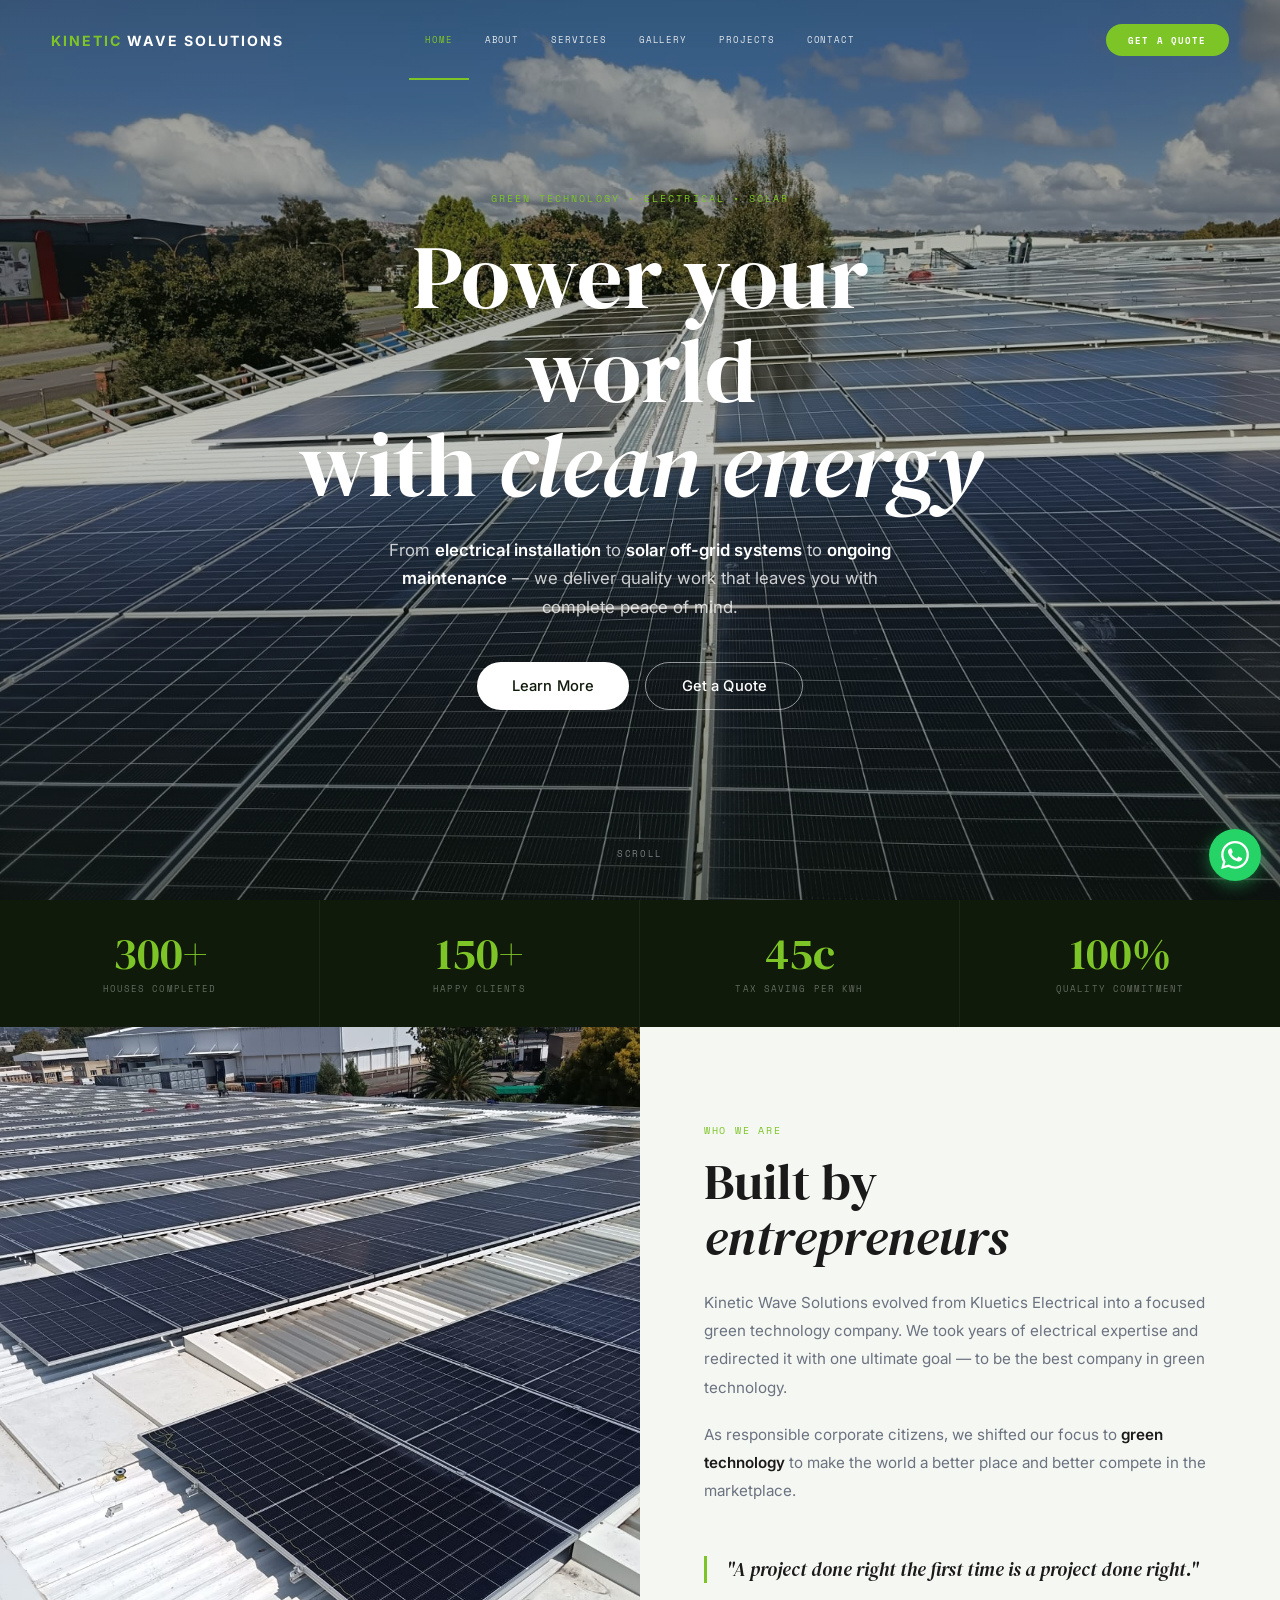
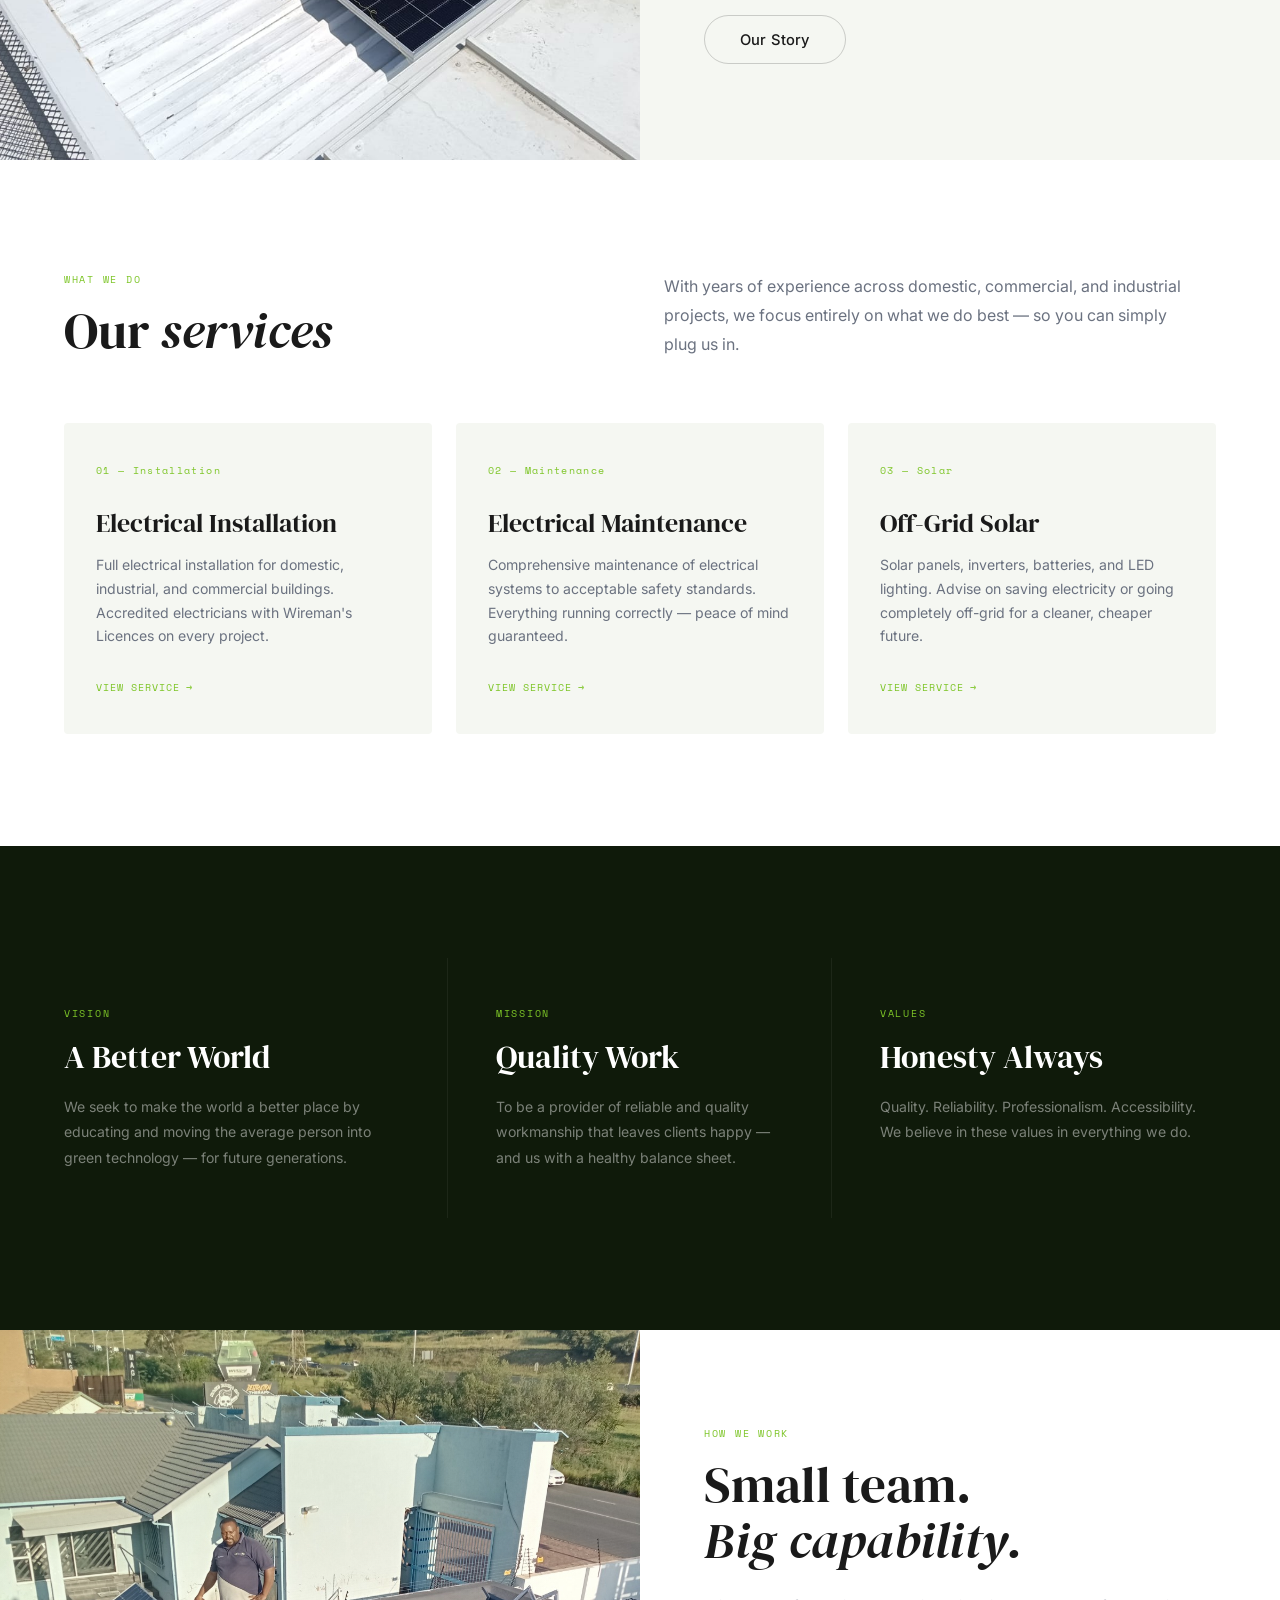
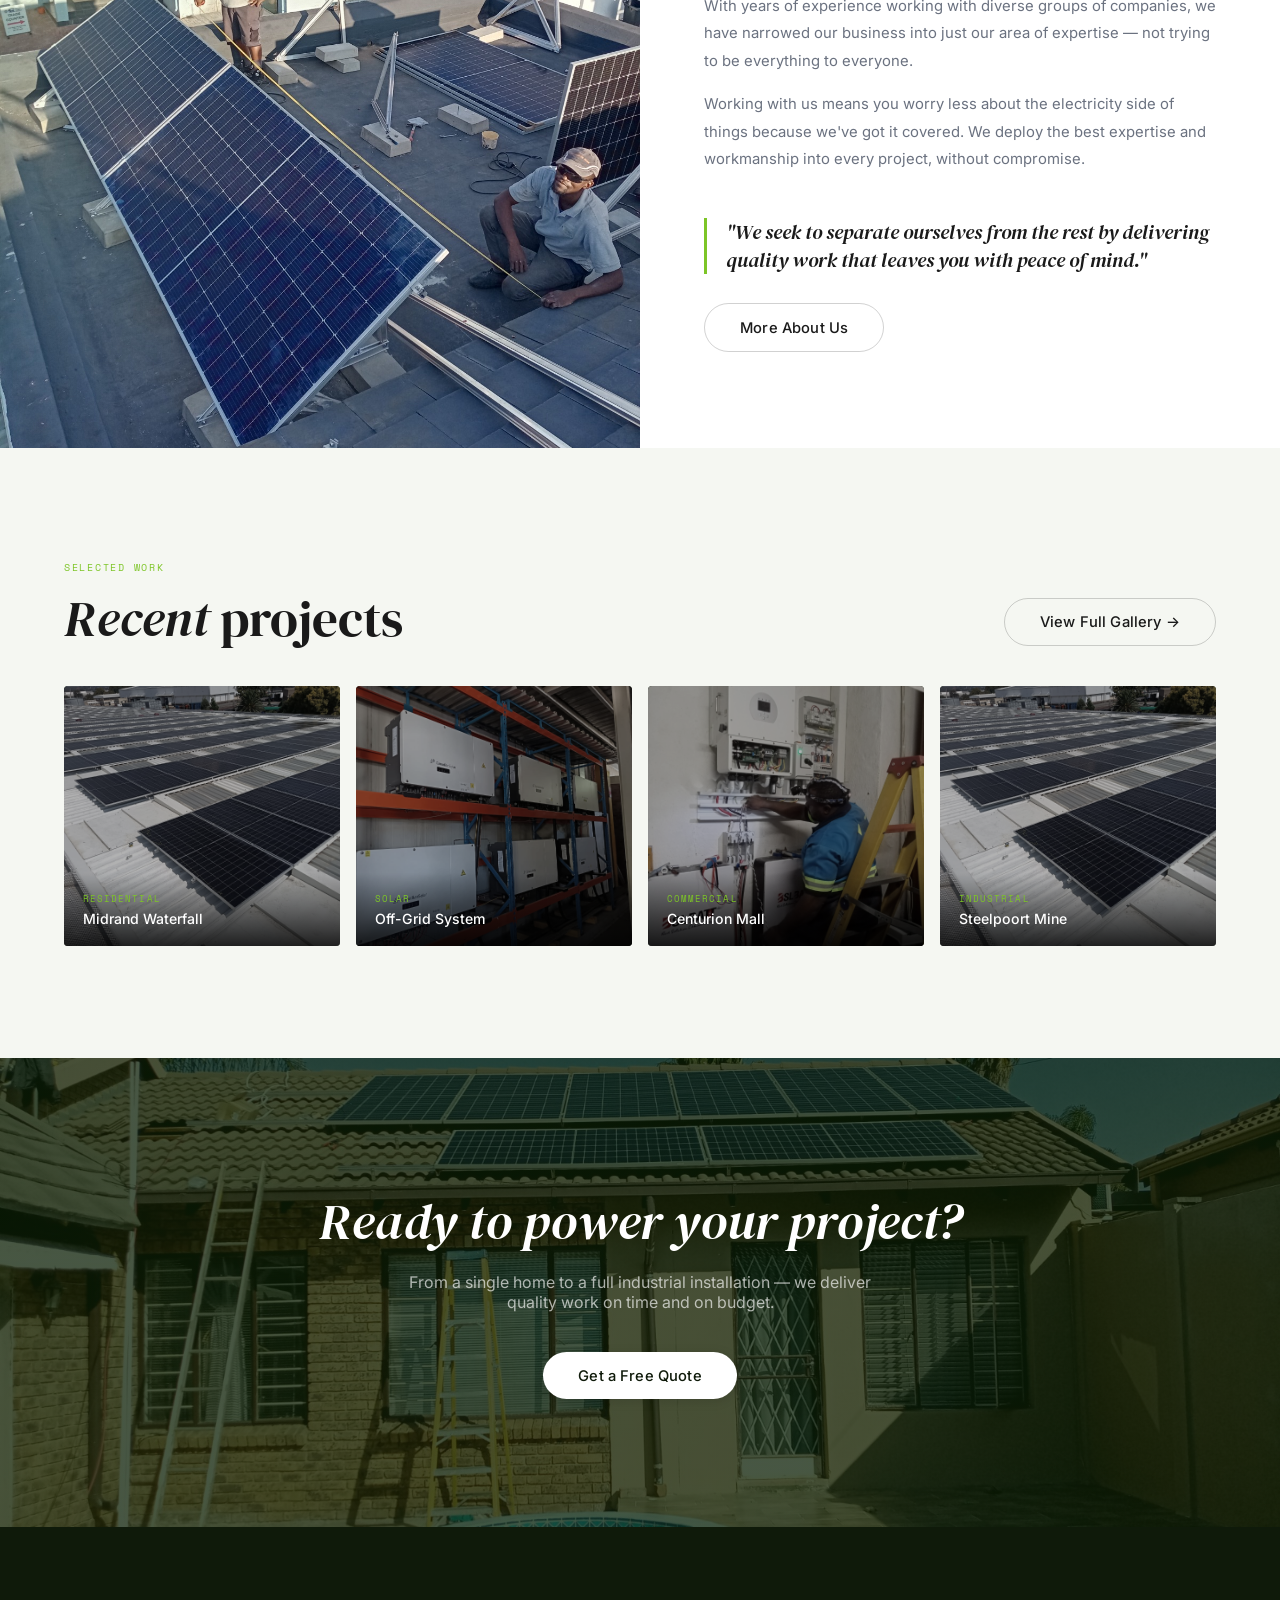
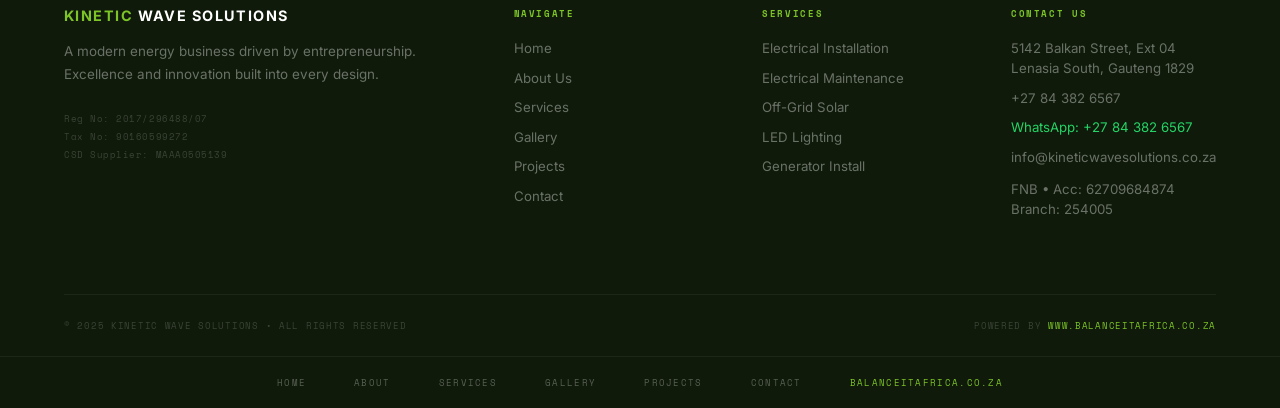
<file: index.html>
<!DOCTYPE html>
<html lang="en">
<head>

  <!-- SEO -->
  <title>Solar Installer Near Me | Kinetic Wave Solutions | Gauteng Solar Panels</title>
  <meta name="description" content="Solar installer in Gauteng — solar panels, off-grid systems & electrical installation. Ground mount, roof & slab mount solar. Call +27 84 382 6567."/>
  <meta name="keywords" content="solar installer near me, solar panels gauteng, solar installation johannesburg, solar installer midrand, off grid solar south africa, ground mount solar, slab roof solar, electrical installation gauteng, DB board installation, kinetic wave solutions"/>
  <meta name="robots" content="index, follow"/>
  <meta name="author" content="Kinetic Wave Solutions"/>
  <meta name="geo.region" content="ZA-GT"/>
  <meta name="geo.placename" content="Gauteng, South Africa"/>
  <meta property="og:type" content="website"/>
  <meta property="og:url" content="https://mbuso121.github.io/"/>
  <meta property="og:title" content="Solar Installer Near Me | Kinetic Wave Solutions | Gauteng Solar Panels"/>
  <meta property="og:description" content="Solar installer in Gauteng — solar panels, off-grid systems & electrical installation. Ground mount, roof & slab mount solar. Call +27 84 382 6567."/>
  <meta property="og:image" content="https://mbuso121.github.io/images/gallery.jpeg"/>
  <meta property="og:locale" content="en_ZA"/>
  <meta property="og:site_name" content="Kinetic Wave Solutions"/>
  <meta name="twitter:card" content="summary_large_image"/>
  <meta name="twitter:title" content="Solar Installer Near Me | Kinetic Wave Solutions | Gauteng Solar Panels"/>
  <meta name="twitter:description" content="Solar installer in Gauteng — solar panels, off-grid systems & electrical installation. Ground mount, roof & slab mount solar. Call +27 84 382 6567."/>
  <link rel="canonical" href="https://mbuso121.github.io/"/>
  <link rel="icon" type="image/svg+xml" href="favicon.svg"/>
  <link rel="sitemap" type="application/xml" href="sitemap.xml"/>
  <script type="application/ld+json">{"@context":"https://schema.org","@type":"LocalBusiness","name":"Kinetic Wave Solutions","description":"Solar panel installation, off-grid systems, electrical installation and maintenance across Gauteng.","url":"https://mbuso121.github.io/","telephone":"+27843826567","email":"info@kineticwavesolutions.co.za","address":{"@type":"PostalAddress","streetAddress":"5142 Balkan Street, Ext 04","addressLocality":"Lenasia South","addressRegion":"Gauteng","postalCode":"1829","addressCountry":"ZA"},"geo":{"@type":"GeoCoordinates","latitude":-26.1714,"longitude":27.8934},"openingHoursSpecification":[{"@type":"OpeningHoursSpecification","dayOfWeek":["Monday","Tuesday","Wednesday","Thursday","Friday"],"opens":"07:00","closes":"17:00"}],"areaServed":["Johannesburg","Midrand","Centurion","Pretoria","Sandton","Kempton Park","Gauteng","South Africa"],"aggregateRating":{"@type":"AggregateRating","ratingValue":"5","reviewCount":"30"}}</script>
  <script type="application/ld+json">{"@context":"https://schema.org","@type":"FAQPage","mainEntity":[{"@type":"Question","name":"How much does solar installation cost in Gauteng?","acceptedAnswer":{"@type":"Answer","text":"Solar costs depend on your energy needs. We offer packages from Level 1 (2x265W panels) to Level 4 (16x265W panels). Contact us on +27 84 382 6567 for a free quote."}},{"@type":"Question","name":"Do you install solar on slab roofs and tile roofs?","acceptedAnswer":{"@type":"Answer","text":"Yes. We install on slab roofs, tile roofs and ground frames across Gauteng. We also do carport solar canopies."}},{"@type":"Question","name":"Are your electricians licensed?","acceptedAnswer":{"@type":"Answer","text":"Yes. All our electricians hold Wireman Licences and are fully accredited to South African safety standards."}},{"@type":"Question","name":"Which areas in Gauteng do you service?","acceptedAnswer":{"@type":"Answer","text":"We service Johannesburg, Midrand, Sandton, Centurion, Pretoria, Kempton Park, Boksburg, Roodepoort and all surrounding Gauteng areas."}}]}</script>
  <!-- END SEO -->
<meta charset="UTF-8"/>
<meta name="viewport" content="width=device-width,initial-scale=1"/>
<link rel="stylesheet" href="style.css"/>
<style>

/* ── HERO ── */
#hero {
  height: 100vh; min-height: 600px;
  position: relative;
  display: flex; flex-direction: column;
  align-items: center; justify-content: center;
  text-align: center;
  overflow: hidden;
}
.hero-bg {
  position: absolute; inset: 0;
  background:
    url('images/intro.jpeg')
    center 60% / cover no-repeat;
}
.hero-bg::after {
  content: '';
  position: absolute; inset: 0;
  background: linear-gradient(to bottom,
    rgba(10,20,5,0.38) 0%,
    rgba(10,20,5,0.25) 50%,
    rgba(10,20,5,0.55) 100%);
}
.hero-content {
  position: relative; z-index: 2;
  max-width: 760px; padding: 0 2rem;
}
.hero-eyebrow {
  font-family: var(--mono); font-size: 0.65rem;
  letter-spacing: 0.2em; text-transform: uppercase;
  color: var(--green); margin-bottom: 1.5rem;
  opacity: 0; animation: fadeUp 0.8s 0.3s forwards;
}
.hero-h1 {
  font-family: var(--serif); font-weight: 400;
  font-size: clamp(3rem, 7vw, 6.5rem);
  line-height: 1.05; color: var(--white);
  margin-bottom: 1.5rem;
  opacity: 0; animation: fadeUp 0.9s 0.5s forwards;
}
.hero-h1 em { font-style: italic; }
.hero-sub {
  font-size: 1.05rem; line-height: 1.7;
  color: rgba(255,255,255,0.78);
  max-width: 520px; margin: 0 auto 2.5rem;
  opacity: 0; animation: fadeUp 0.8s 0.7s forwards;
}
.hero-sub strong { color: var(--white); font-weight: 600; }
.hero-btns {
  display: flex; gap: 1rem; justify-content: center; flex-wrap: wrap;
  opacity: 0; animation: fadeUp 0.8s 0.9s forwards;
}

/* scroll hint */
.scroll-line {
  position: absolute; bottom: 2.5rem; left: 50%;
  transform: translateX(-50%);
  display: flex; flex-direction: column; align-items: center; gap: 0.5rem;
  z-index: 2;
}
.scroll-line span {
  font-family: var(--mono); font-size: 0.55rem;
  letter-spacing: 0.18em; text-transform: uppercase;
  color: rgba(255,255,255,0.45);
}
.scroll-line::before {
  content: '';
  width: 1px; height: 40px;
  background: linear-gradient(to bottom, transparent, rgba(255,255,255,0.4));
}

/* stats bar */
#stats-bar {
  display: grid; grid-template-columns: repeat(4,1fr);
  background: var(--dark);
}
.sb-item {
  padding: 2rem 3rem;
  border-right: 1px solid rgba(255,255,255,0.06);
  text-align: center;
}
.sb-item:last-child { border-right: none; }
.sb-n {
  font-family: var(--serif); font-size: 2.8rem;
  color: var(--green); line-height: 1; margin-bottom: 0.3rem;
}
.sb-l {
  font-family: var(--mono); font-size: 0.58rem;
  letter-spacing: 0.12em; text-transform: uppercase;
  color: rgba(255,255,255,0.35);
}

/* ── INTRO SPLIT ── */
#intro {
  display: grid; grid-template-columns: 1fr 1fr;
  min-height: 580px;
}
.intro-img {
  background:
    url('images/gallery.jpeg')
    center / cover no-repeat; /* ✏️ EDIT IMAGE: INDEX — Intro split left image */
  min-height: 400px;
}
.intro-body {
  background: var(--offwhite);
  padding: 6rem 5vw;
  display: flex; flex-direction: column; justify-content: center;
}
.intro-body p { font-size: 0.95rem; line-height: 1.85; color: var(--muted); margin-bottom: 1.2rem; }
.intro-body p strong { color: var(--text); font-weight: 600; }
.intro-quote {
  border-left: 3px solid var(--green);
  padding-left: 1.2rem;
  font-family: var(--serif); font-style: italic;
  font-size: 1.2rem; color: var(--text);
  line-height: 1.4; margin: 2rem 0;
}

/* ── SERVICES CARDS ── */
#services-home {
  padding: 7rem 5vw;
  background: var(--white);
}
.sh-head {
  display: grid; grid-template-columns: 1fr 1fr;
  gap: 3rem; align-items: end; margin-bottom: 4rem;
}
.sh-grid {
  display: grid; grid-template-columns: repeat(3,1fr); gap: 1.5rem;
}
.sh-card {
  background: var(--offwhite);
  padding: 2.5rem 2rem;
  border-radius: 4px;
  position: relative; overflow: hidden;
  cursor: pointer;
  transition: box-shadow 0.3s, transform 0.3s;
  text-decoration: none; display: block;
}
.sh-card::after {
  content: '';
  position: absolute; bottom: 0; left: 0; right: 0;
  height: 3px; background: var(--green);
  transform: scaleX(0); transform-origin: left;
  transition: transform 0.4s;
}
.sh-card:hover { box-shadow: 0 8px 32px rgba(0,0,0,0.09); transform: translateY(-3px); }
.sh-card:hover::after { transform: scaleX(1); }
.sh-card-num {
  font-family: var(--mono); font-size: 0.6rem;
  letter-spacing: 0.14em; color: var(--green);
  margin-bottom: 2rem;
}
.sh-card-title {
  font-family: var(--serif); font-size: 1.6rem;
  color: var(--text); margin-bottom: 1rem; line-height: 1.1;
}
.sh-card-body { font-size: 0.88rem; line-height: 1.7; color: var(--muted); }
.sh-card-link {
  font-family: var(--mono); font-size: 0.6rem;
  letter-spacing: 0.1em; text-transform: uppercase;
  color: var(--green); margin-top: 2rem; display: block;
}

/* ── VMV ── */
#vmv {
  background: var(--dark);
  padding: 7rem 5vw;
  display: grid; grid-template-columns: repeat(3,1fr);
  gap: 0;
}
.vmv-item {
  padding: 3rem 3rem 3rem 0;
  border-right: 1px solid rgba(255,255,255,0.06);
  padding-right: 3rem;
}
.vmv-item:first-child { padding-left: 0; }
.vmv-item:last-child { border-right: none; padding-right: 0; padding-left: 3rem; }
.vmv-item:nth-child(2) { padding-left: 3rem; }
.vmv-tag {
  font-family: var(--mono); font-size: 0.6rem;
  letter-spacing: 0.18em; text-transform: uppercase;
  color: var(--green); margin-bottom: 1.2rem;
}
.vmv-h {
  font-family: var(--serif); font-size: 2rem;
  color: var(--white); margin-bottom: 1.2rem; line-height: 1.1;
}
.vmv-p { font-size: 0.88rem; color: rgba(255,255,255,0.45); line-height: 1.8; }

/* ── PLUG SECTION ── */
#plug {
  display: grid; grid-template-columns: 1fr 1fr;
  min-height: 520px;
}
.plug-img {
  background:
    url('images/gallery35.jpeg')
    center / cover no-repeat; /* ✏️ EDIT IMAGE: INDEX — Plug section left image */
  min-height: 380px;
  position: relative;
}
.plug-img-overlay {
  position: absolute; inset: 0;
  background: linear-gradient(135deg, rgba(125,197,39,0.12) 0%, transparent 60%);
}
.plug-body {
  background: var(--white);
  padding: 6rem 5vw;
  display: flex; flex-direction: column; justify-content: center;
}
.plug-body p { font-size: 0.93rem; line-height: 1.85; color: var(--muted); margin-bottom: 1rem; }
.plug-quote {
  font-family: var(--serif); font-style: italic;
  font-size: 1.25rem; color: var(--text);
  line-height: 1.4; margin: 1.8rem 0;
  border-left: 3px solid var(--green); padding-left: 1.2rem;
}

/* ── RECENT WORK ── */
#recent-work {
  padding: 7rem 5vw;
  background: var(--offwhite);
}
.rw-head {
  display: flex; justify-content: space-between; align-items: flex-end;
  margin-bottom: 2.5rem;
}
.rw-grid {
  display: grid; grid-template-columns: repeat(4,1fr); gap: 1rem;
}
.rw-tile {
  position: relative; overflow: hidden;
  border-radius: 4px; cursor: pointer;
  background: var(--dark);
}
.rw-tile-bg {
  height: 260px; background-size: cover; background-position: center;
  filter: brightness(0.7) saturate(0.6);
  transition: filter 0.5s, transform 0.5s;
}
.rw-tile:hover .rw-tile-bg { filter: brightness(0.85) saturate(0.8); transform: scale(1.04); }
.rw-tile-info {
  position: absolute; bottom: 0; left: 0; right: 0;
  padding: 1.2rem;
  background: linear-gradient(to top, rgba(0,0,0,0.8) 0%, transparent);
}
.rw-tile-tag {
  font-family: var(--mono); font-size: 0.54rem;
  letter-spacing: 0.12em; text-transform: uppercase;
  color: var(--green); margin-bottom: 0.3rem;
}
.rw-tile-name {
  font-family: var(--sans); font-weight: 500; font-size: 0.88rem;
  color: var(--white);
}

/* ── CTA BAND ── */
#cta-band {
  background:
    linear-gradient(rgba(10,30,5,0.75), rgba(10,30,5,0.75)),
    url('images/gallery38.jpeg') /* ✏️ EDIT IMAGE: INDEX — CTA band background image */
    center / cover no-repeat;
  padding: 8rem 5vw;
  text-align: center;
}
.cta-band-h {
  font-family: var(--serif); font-weight: 400; font-style: italic;
  font-size: clamp(2.2rem, 4vw, 3.8rem);
  color: var(--white); margin-bottom: 1rem;
}
.cta-band-p {
  font-size: 1rem; color: rgba(255,255,255,0.65);
  margin-bottom: 2.5rem; max-width: 480px; margin-left: auto; margin-right: auto;
}

@keyframes fadeUp {
  from { opacity: 0; transform: translateY(20px); }
  to   { opacity: 1; transform: translateY(0); }
}

@media(max-width:860px) {
  #intro, #plug { grid-template-columns: 1fr; }
  .intro-img, .plug-img { min-height: 280px; order: -1; }
  .intro-body, .plug-body { padding: 3rem 1.2rem; }
  #stats-bar { grid-template-columns: 1fr 1fr; }
  #services-home { padding: 4rem 1.2rem; }
  .sh-head { grid-template-columns: 1fr; }
  .sh-grid { grid-template-columns: 1fr; }
  #vmv { grid-template-columns: 1fr; padding: 4rem 1.2rem; }
  .vmv-item { border-right: none; border-bottom: 1px solid rgba(255,255,255,.06); padding: 2rem 0 !important; }
  #recent-work { padding: 4rem 1.2rem; }
  .rw-grid { grid-template-columns: 1fr 1fr; }
  .rw-head { flex-direction: column; gap: 1rem; align-items: flex-start; }
}
</style>
</head>
<body data-page="index">
<div class="page-wrap page-wrap--hero">

<!-- HERO -->
<section id="hero">
  <div class="hero-bg"></div>
  <div class="hero-content">
    <p class="hero-eyebrow">Green Technology &bull; Electrical &bull; Solar</p>
    <h1 class="hero-h1">Power your world<br/>with <em>clean energy</em></h1>
    <p class="hero-sub">From <strong>electrical installation</strong> to <strong>solar off-grid systems</strong> to <strong>ongoing maintenance</strong> — we deliver quality work that leaves you with complete peace of mind.</p>
    <div class="hero-btns">
      <a href="services.html" class="pill-btn">Learn More</a>
      <a href="contact.html" class="pill-btn outline">Get a Quote</a>
    </div>
  </div>
  <div class="scroll-line"><span>Scroll</span></div>
</section>

<!-- STATS BAR -->
<div id="stats-bar">
  <div class="sb-item reveal"><div class="sb-n">300+</div><div class="sb-l">Houses Completed</div></div>
  <div class="sb-item reveal d1"><div class="sb-n">150+</div><div class="sb-l">Happy Clients</div></div>
  <div class="sb-item reveal d2"><div class="sb-n">45c</div><div class="sb-l">Tax Saving per kWh</div></div>
  <div class="sb-item reveal d3"><div class="sb-n">100%</div><div class="sb-l">Quality Commitment</div></div>
</div>

<!-- INTRO SPLIT -->
<div id="intro">
  <div class="intro-img"></div>
  <div class="intro-body reveal">
    <span class="label-tag">Who We Are</span>
    <h2 class="section-h" style="margin-bottom:1.5rem">Built by<br/><em>entrepreneurs</em></h2>
    <p>Kinetic Wave Solutions evolved from Kluetics Electrical into a focused green technology company. We took years of electrical expertise and redirected it with one ultimate goal — to be the best company in green technology.</p>
    <p>As responsible corporate citizens, we shifted our focus to <strong>green technology</strong> to make the world a better place and better compete in the marketplace.</p>
    <div class="intro-quote">"A project done right the first time is a project done right."</div>
    <a href="about.html" class="pill-btn outline-dark" style="align-self:flex-start">Our Story</a>
  </div>
</div>

<!-- SERVICES -->
<section id="services-home">
  <div class="sh-head">
    <div class="reveal">
      <span class="label-tag">What We Do</span>
      <h2 class="section-h">Our <em>services</em></h2>
    </div>
    <p class="section-p reveal d1">With years of experience across domestic, commercial, and industrial projects, we focus entirely on what we do best — so you can simply plug us in.</p>
  </div>
  <div class="sh-grid">
    <a href="services.html" class="sh-card reveal">
      <div class="sh-card-num">01 &mdash; Installation</div>
      <div class="sh-card-title">Electrical Installation</div>
      <p class="sh-card-body">Full electrical installation for domestic, industrial, and commercial buildings. Accredited electricians with Wireman's Licences on every project.</p>
      <span class="sh-card-link">View Service &rarr;</span>
    </a>
    <a href="services.html" class="sh-card reveal d1">
      <div class="sh-card-num">02 &mdash; Maintenance</div>
      <div class="sh-card-title">Electrical Maintenance</div>
      <p class="sh-card-body">Comprehensive maintenance of electrical systems to acceptable safety standards. Everything running correctly — peace of mind guaranteed.</p>
      <span class="sh-card-link">View Service &rarr;</span>
    </a>
    <a href="services.html" class="sh-card reveal d2">
      <div class="sh-card-num">03 &mdash; Solar</div>
      <div class="sh-card-title">Off-Grid Solar</div>
      <p class="sh-card-body">Solar panels, inverters, batteries, and LED lighting. Advise on saving electricity or going completely off-grid for a cleaner, cheaper future.</p>
      <span class="sh-card-link">View Service &rarr;</span>
    </a>
  </div>
</section>

<!-- VISION / MISSION / VALUES -->
<div id="vmv">
  <div class="vmv-item reveal">
    <div class="vmv-tag">Vision</div>
    <div class="vmv-h">A Better World</div>
    <p class="vmv-p">We seek to make the world a better place by educating and moving the average person into green technology — for future generations.</p>
  </div>
  <div class="vmv-item reveal d1">
    <div class="vmv-tag">Mission</div>
    <div class="vmv-h">Quality Work</div>
    <p class="vmv-p">To be a provider of reliable and quality workmanship that leaves clients happy — and us with a healthy balance sheet.</p>
  </div>
  <div class="vmv-item reveal d2">
    <div class="vmv-tag">Values</div>
    <div class="vmv-h">Honesty Always</div>
    <p class="vmv-p">Quality. Reliability. Professionalism. Accessibility. We believe in these values in everything we do.</p>
  </div>
</div>

<!-- PLUG AND PLAY -->
<div id="plug">
  <div class="plug-img">
    <div class="plug-img-overlay"></div>
  </div>
  <div class="plug-body reveal">
    <span class="label-tag">How We Work</span>
    <h2 class="section-h" style="margin-bottom:1.5rem">Small team.<br/><em>Big capability.</em></h2>
    <p>With years of experience working with diverse groups of companies, we have narrowed our business into just our area of expertise — not trying to be everything to everyone.</p>
    <p>Working with us means you worry less about the electricity side of things because we've got it covered. We deploy the best expertise and workmanship into every project, without compromise.</p>
    <div class="plug-quote">"We seek to separate ourselves from the rest by delivering quality work that leaves you with peace of mind."</div>
    <a href="about.html" class="pill-btn outline-dark" style="align-self:flex-start">More About Us</a>
  </div>
</div>

<!-- RECENT WORK -->
<section id="recent-work">
  <div class="rw-head">
    <div class="reveal">
      <span class="label-tag">Selected Work</span>
      <h2 class="section-h"><em>Recent</em> projects</h2>
    </div>
    <a href="gallery.html" class="pill-btn outline-dark reveal">View Full Gallery &rarr;</a>
  </div>
  <div class="rw-grid">
    <div class="rw-tile reveal" onclick="location.href='gallery.html'">
      <div class="rw-tile-bg" style="background-image:url('images/gallery.jpeg')" data-edit="INDEX — Recent work tile 1 (Residential)"></div>
      <div class="rw-tile-info"><div class="rw-tile-tag">Residential</div><div class="rw-tile-name">Midrand Waterfall</div></div>
    </div>
    <div class="rw-tile reveal d1" onclick="location.href='gallery.html'">
      <div class="rw-tile-bg" style="background-image:url('images/gallery2.jpeg')" data-edit="INDEX — Recent work tile 2 (Solar)"></div>
      <div class="rw-tile-info"><div class="rw-tile-tag">Solar</div><div class="rw-tile-name">Off-Grid System</div></div>
    </div>
    <div class="rw-tile reveal d2" onclick="location.href='gallery.html'">
      <div class="rw-tile-bg" style="background-image:url('images/gallery6.jpeg')" data-edit="INDEX — Recent work tile 3 (Commercial)"></div>
      <div class="rw-tile-info"><div class="rw-tile-tag">Commercial</div><div class="rw-tile-name">Centurion Mall</div></div>
    </div>
    <div class="rw-tile reveal d3" onclick="location.href='gallery.html'">
      <div class="rw-tile-bg" style="background-image:url('images/gallery.jpeg')" data-edit="INDEX — Recent work tile 4 (Industrial)"></div>
      <div class="rw-tile-info"><div class="rw-tile-tag">Industrial</div><div class="rw-tile-name">Steelpoort Mine</div></div>
    </div>
  </div>
</section>

<!-- CTA BAND -->
<section id="cta-band" class="reveal">
  <h2 class="cta-band-h">Ready to power your project?</h2>
  <p class="cta-band-p">From a single home to a full industrial installation — we deliver quality work on time and on budget.</p>
  <a href="contact.html" class="pill-btn">Get a Free Quote</a>
</section>

</div>
<script src="nav.js"></script>
</body>
</html>
</file>
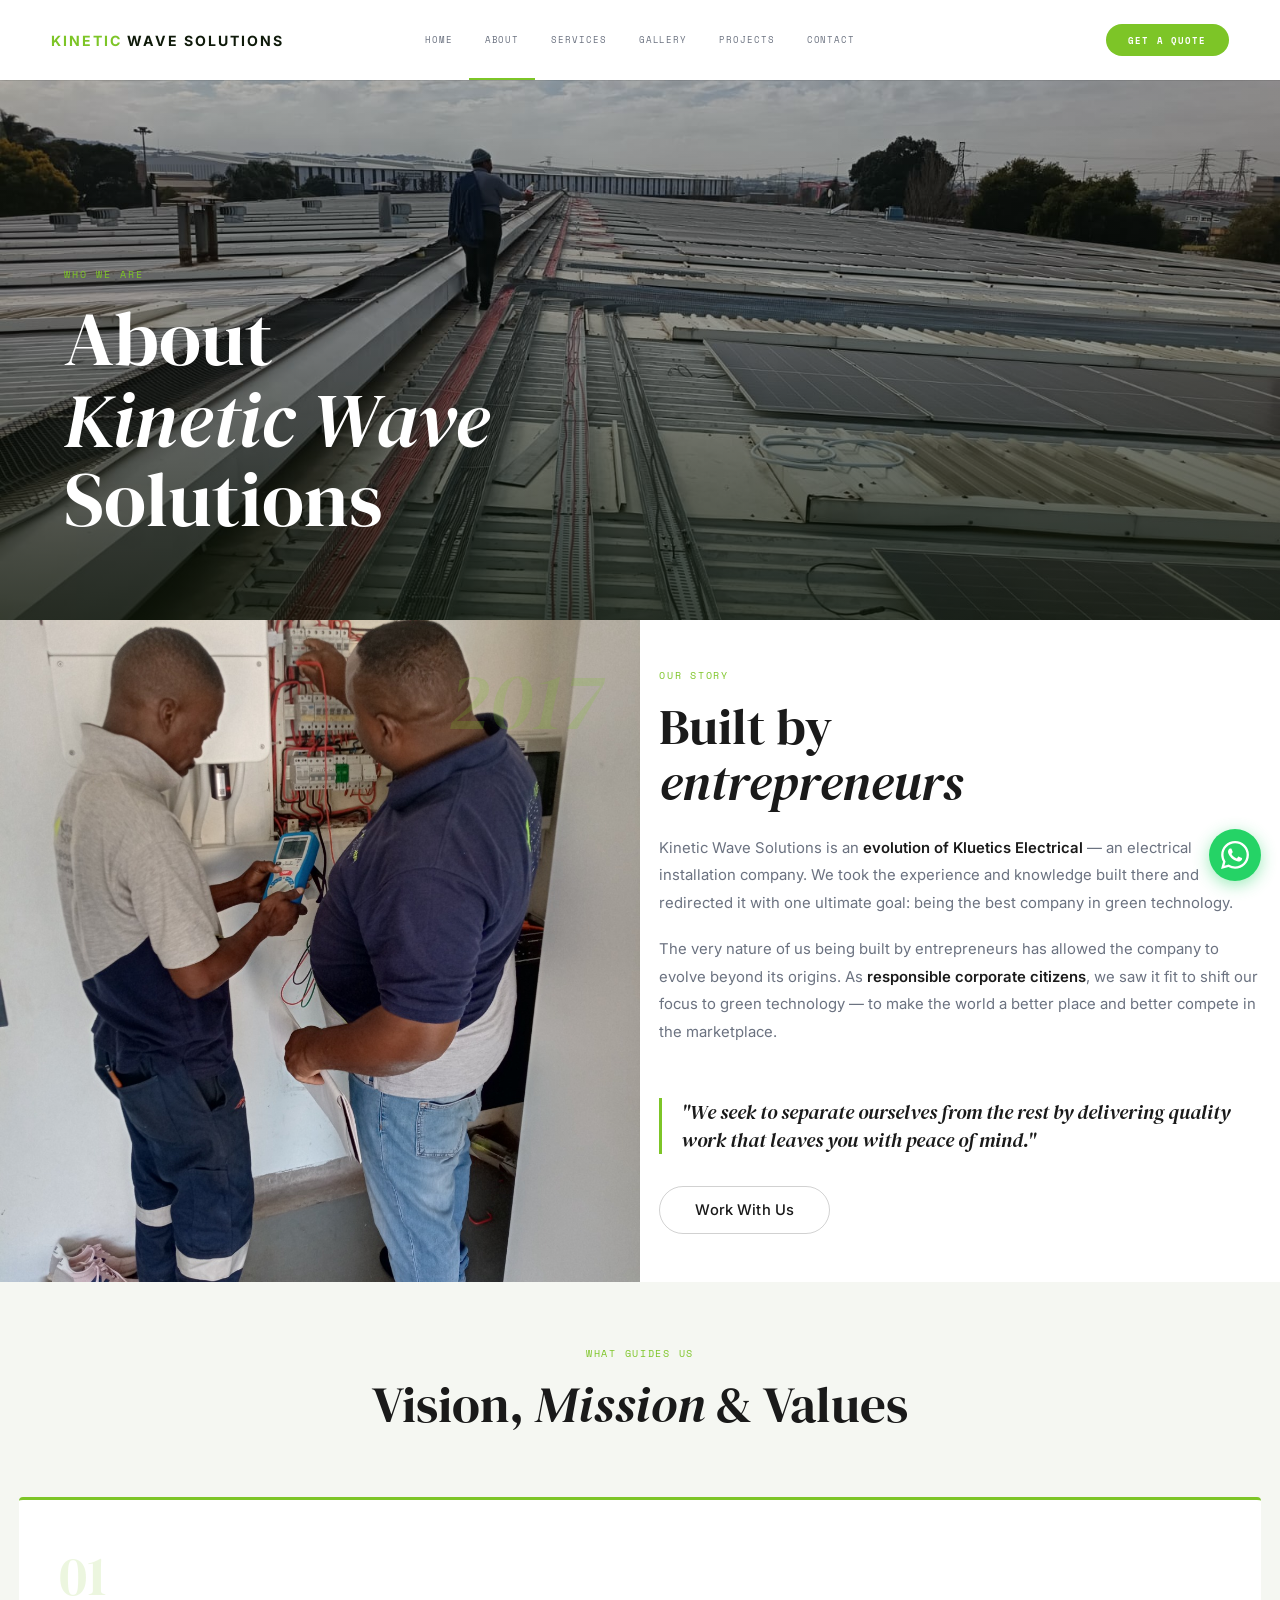
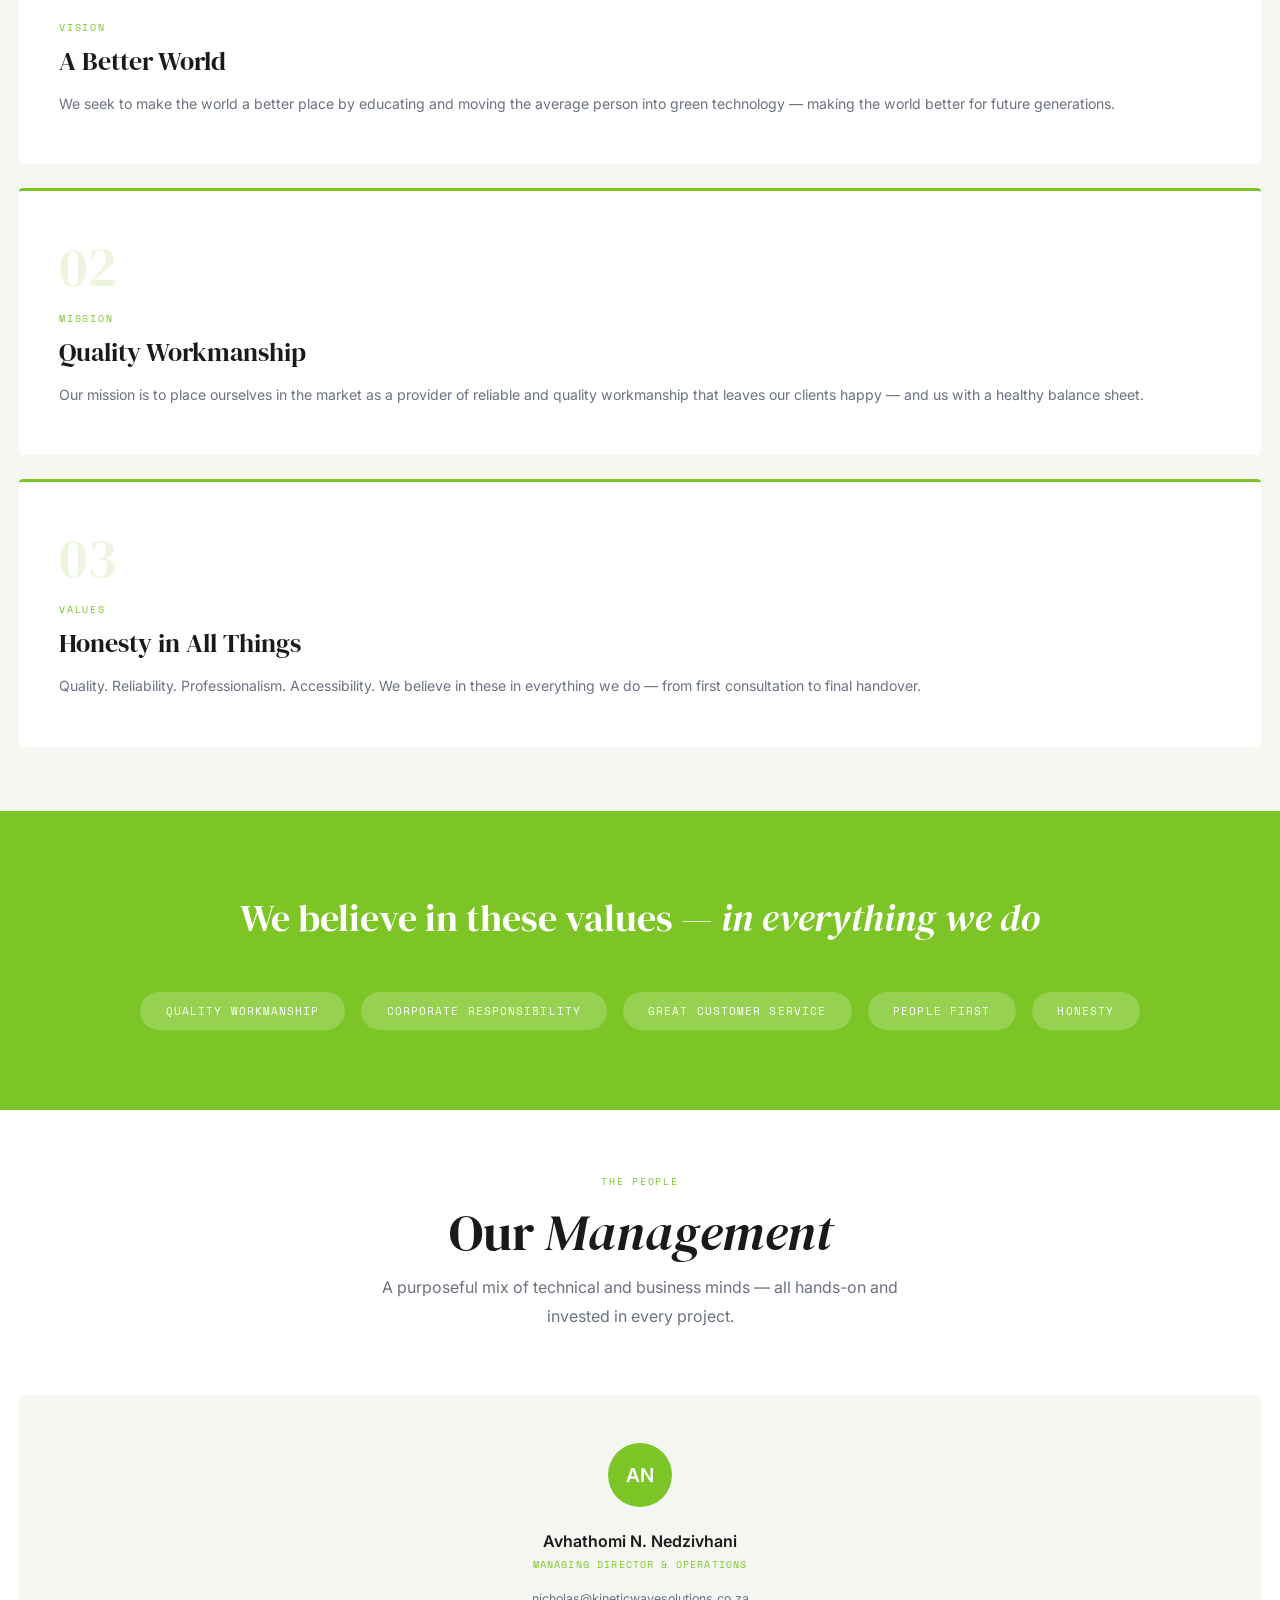
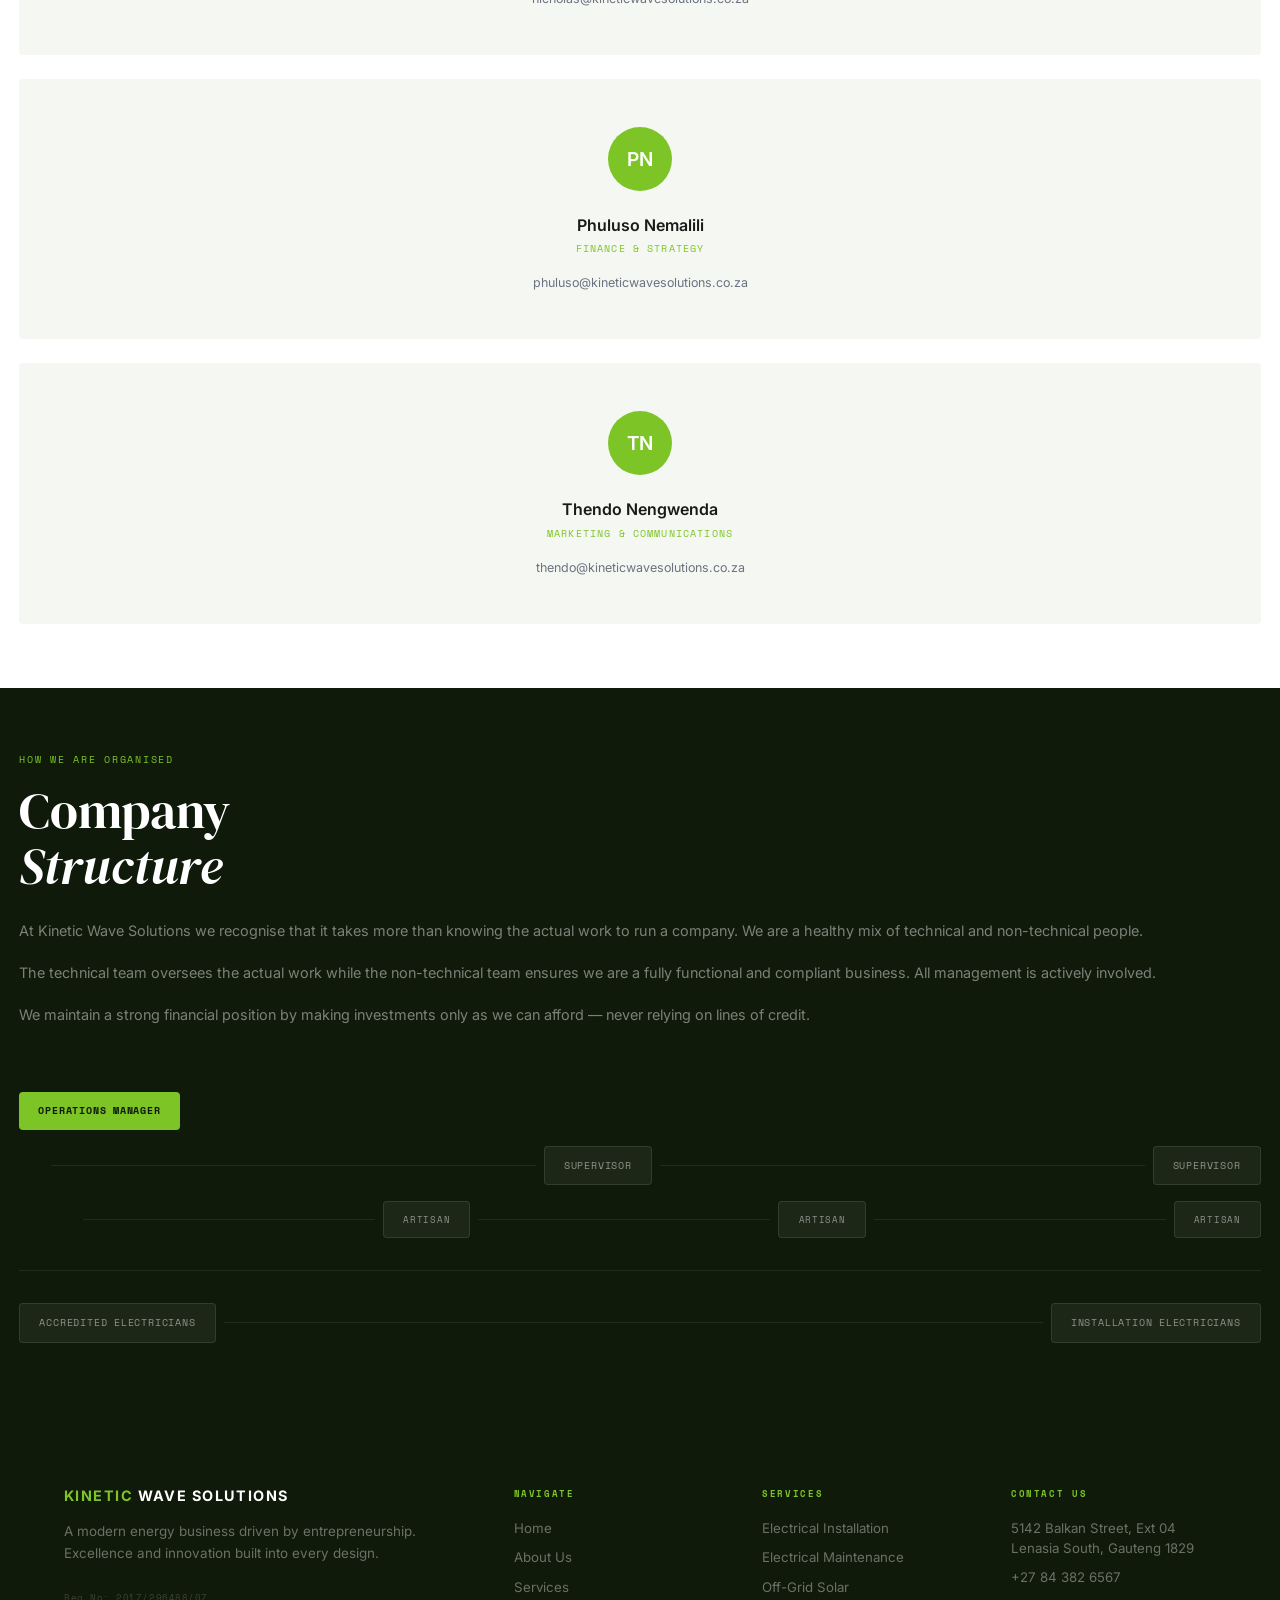
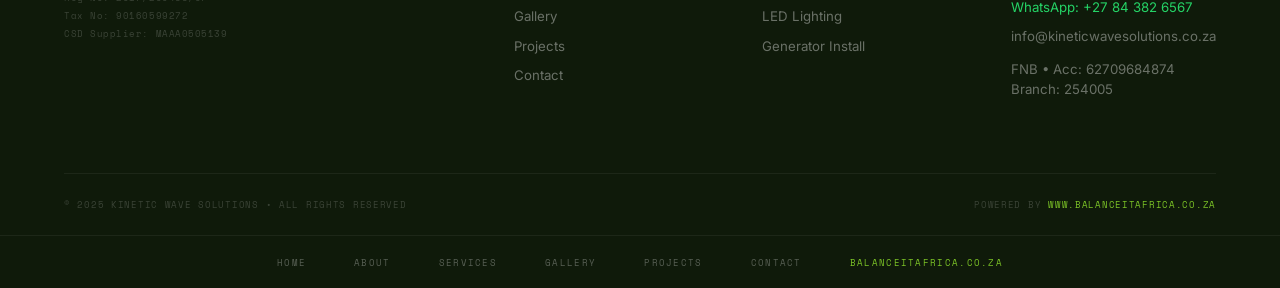
<file: about.html>
<!DOCTYPE html>
<html lang="en">
<head>

  <!-- SEO -->
  <title>About Us | Accredited Solar & Electrical Company Gauteng | Kinetic Wave Solutions</title>
  <meta name="description" content="Kinetic Wave Solutions — Gauteng solar & electrical company built by entrepreneurs. Accredited electricians, quality green energy solutions across South Africa."/>
  <meta name="keywords" content="solar installer near me, solar panels gauteng, solar installation johannesburg, solar installer midrand, off grid solar south africa, ground mount solar, slab roof solar, electrical installation gauteng, DB board installation, kinetic wave solutions"/>
  <meta name="robots" content="index, follow"/>
  <meta name="author" content="Kinetic Wave Solutions"/>
  <meta name="geo.region" content="ZA-GT"/>
  <meta name="geo.placename" content="Gauteng, South Africa"/>
  <meta property="og:type" content="website"/>
  <meta property="og:url" content="https://mbuso121.github.io/about.html"/>
  <meta property="og:title" content="About Us | Accredited Solar & Electrical Company Gauteng | Kinetic Wave Solutions"/>
  <meta property="og:description" content="Kinetic Wave Solutions — Gauteng solar & electrical company built by entrepreneurs. Accredited electricians, quality green energy solutions across South Africa."/>
  <meta property="og:image" content="https://mbuso121.github.io/images/gallery.jpeg"/>
  <meta property="og:locale" content="en_ZA"/>
  <meta property="og:site_name" content="Kinetic Wave Solutions"/>
  <meta name="twitter:card" content="summary_large_image"/>
  <meta name="twitter:title" content="About Us | Accredited Solar & Electrical Company Gauteng | Kinetic Wave Solutions"/>
  <meta name="twitter:description" content="Kinetic Wave Solutions — Gauteng solar & electrical company built by entrepreneurs. Accredited electricians, quality green energy solutions across South Africa."/>
  <link rel="canonical" href="https://mbuso121.github.io/about.html"/>
  <link rel="icon" type="image/svg+xml" href="favicon.svg"/>
  <link rel="sitemap" type="application/xml" href="sitemap.xml"/>
  <script type="application/ld+json">{"@context":"https://schema.org","@type":"LocalBusiness","name":"Kinetic Wave Solutions","description":"Solar panel installation, off-grid systems, electrical installation and maintenance across Gauteng.","url":"https://mbuso121.github.io/","telephone":"+27843826567","email":"info@kineticwavesolutions.co.za","address":{"@type":"PostalAddress","streetAddress":"5142 Balkan Street, Ext 04","addressLocality":"Lenasia South","addressRegion":"Gauteng","postalCode":"1829","addressCountry":"ZA"},"geo":{"@type":"GeoCoordinates","latitude":-26.1714,"longitude":27.8934},"openingHoursSpecification":[{"@type":"OpeningHoursSpecification","dayOfWeek":["Monday","Tuesday","Wednesday","Thursday","Friday"],"opens":"07:00","closes":"17:00"}],"areaServed":["Johannesburg","Midrand","Centurion","Pretoria","Sandton","Kempton Park","Gauteng","South Africa"],"aggregateRating":{"@type":"AggregateRating","ratingValue":"5","reviewCount":"30"}}</script>
  <script type="application/ld+json">{"@context":"https://schema.org","@type":"FAQPage","mainEntity":[{"@type":"Question","name":"How much does solar installation cost in Gauteng?","acceptedAnswer":{"@type":"Answer","text":"Solar costs depend on your energy needs. We offer packages from Level 1 (2x265W panels) to Level 4 (16x265W panels). Contact us on +27 84 382 6567 for a free quote."}},{"@type":"Question","name":"Do you install solar on slab roofs and tile roofs?","acceptedAnswer":{"@type":"Answer","text":"Yes. We install on slab roofs, tile roofs and ground frames across Gauteng. We also do carport solar canopies."}},{"@type":"Question","name":"Are your electricians licensed?","acceptedAnswer":{"@type":"Answer","text":"Yes. All our electricians hold Wireman Licences and are fully accredited to South African safety standards."}},{"@type":"Question","name":"Which areas in Gauteng do you service?","acceptedAnswer":{"@type":"Answer","text":"We service Johannesburg, Midrand, Sandton, Centurion, Pretoria, Kempton Park, Boksburg, Roodepoort and all surrounding Gauteng areas."}}]}</script>
  <!-- END SEO -->
<meta charset="UTF-8"/>
<meta name="viewport" content="width=device-width,initial-scale=1"/>
<link rel="stylesheet" href="style.css"/>
<style>
.page-hero {
  height: 60vh; min-height: 420px;
  position: relative;
  display: flex; align-items: flex-end;
  padding: 0 5vw 5rem;
  overflow: hidden;
}
.ph-bg {
  position: absolute; inset: 0;
  background:
    url('images/gallery9.jpeg')
    center / cover no-repeat; 
}
.ph-bg::after {
  content: '';
  position: absolute; inset: 0;
  background: linear-gradient(to top, rgba(10,20,5,0.72) 0%, rgba(10,20,5,0.25) 60%);
}
.ph-content { position: relative; z-index: 2; }
.ph-label {
  font-family: var(--mono); font-size: 0.62rem;
  letter-spacing: 0.2em; text-transform: uppercase;
  color: var(--green); margin-bottom: 1rem; display: block;
}
.ph-title {
  font-family: var(--serif); font-weight: 400;
  font-size: clamp(2.5rem, 6vw, 5rem);
  color: var(--white); line-height: 1.05;
}
.ph-title em { font-style: italic; }

/* STORY */
#story {
  display: grid; grid-template-columns: 1fr 1fr;
  background: var(--white);
}
.story-body {
  padding: 6rem 5vw;
  display: flex; flex-direction: column; justify-content: center;
}
.story-body p {
  font-size: 0.93rem; line-height: 1.85;
  color: var(--muted); margin-bottom: 1.2rem;
}
.story-body strong { color: var(--text); font-weight: 600; }
.story-quote {
  font-family: var(--serif); font-style: italic;
  font-size: 1.25rem; color: var(--text);
  border-left: 3px solid var(--green); padding-left: 1.2rem;
  line-height: 1.4; margin: 2rem 0;
}
.story-img {
  background:
    url('images/gallery26.jpeg')
    center / cover no-repeat; 
  min-height: 460px;
  position: relative;
}
.story-year {
  position: absolute; top: 2.5rem; right: 2.5rem;
  font-family: var(--serif); font-style: italic;
  font-size: 5rem; color: rgba(125,197,39,0.2);
  line-height: 1; pointer-events: none;
}

/* VMV */
#vmv-full {
  padding: 7rem 5vw;
  background: var(--offwhite);
}
.vmv-full-head { text-align: center; max-width: 560px; margin: 0 auto 4rem; }
.vmv-full-grid {
  display: grid; grid-template-columns: repeat(3,1fr); gap: 1.5rem;
}
.vmv-full-card {
  background: var(--white);
  padding: 3rem 2.5rem;
  border-radius: 4px;
  border-top: 3px solid var(--green);
}
.vmv-fc-num {
  font-family: var(--serif); font-size: 3.5rem;
  color: rgba(125,197,39,0.15); line-height: 1; margin-bottom: 1rem;
}
.vmv-fc-tag {
  font-family: var(--mono); font-size: 0.6rem;
  letter-spacing: 0.18em; text-transform: uppercase;
  color: var(--green); margin-bottom: 0.8rem;
}
.vmv-fc-h {
  font-family: var(--serif); font-size: 1.6rem;
  color: var(--text); margin-bottom: 1rem; line-height: 1.1;
}
.vmv-fc-p { font-size: 0.88rem; color: var(--muted); line-height: 1.8; }

/* VALUES */
#values-band {
  background: var(--green);
  padding: 5rem 5vw;
  text-align: center;
}
.vb-title {
  font-family: var(--serif); font-size: clamp(1.8rem,3vw,2.8rem);
  color: var(--white); margin-bottom: 3rem; font-weight: 400;
}
.vb-pills {
  display: flex; gap: 1rem; justify-content: center; flex-wrap: wrap;
}
.vb-pill {
  font-family: var(--mono); font-size: 0.68rem;
  letter-spacing: 0.1em; text-transform: uppercase;
  background: rgba(255,255,255,0.2);
  color: var(--white); padding: 0.7rem 1.6rem;
  border-radius: 999px;
}

/* TEAM */
#team {
  padding: 7rem 5vw;
  background: var(--white);
}
.team-head { text-align: center; max-width: 520px; margin: 0 auto 4rem; }
.team-grid {
  display: grid; grid-template-columns: repeat(3,1fr); gap: 1.5rem;
}
.tm {
  background: var(--offwhite); padding: 3rem 2.5rem;
  border-radius: 4px; text-align: center;
  transition: box-shadow 0.3s;
}
.tm:hover { box-shadow: 0 8px 28px rgba(0,0,0,0.08); }
.tm-av {
  width: 64px; height: 64px;
  background: var(--green);
  border-radius: 50%;
  display: flex; align-items: center; justify-content: center;
  font-family: var(--sans); font-weight: 600; font-size: 1.2rem;
  color: var(--white); margin: 0 auto 1.5rem;
}
.tm-name {
  font-family: var(--sans); font-weight: 600;
  font-size: 1rem; color: var(--text); margin-bottom: 0.4rem;
}
.tm-role {
  font-family: var(--mono); font-size: 0.6rem;
  letter-spacing: 0.12em; text-transform: uppercase;
  color: var(--green); margin-bottom: 1rem;
}
.tm-mail {
  font-size: 0.78rem; color: var(--muted);
  text-decoration: none; word-break: break-all;
  transition: color 0.2s;
}
.tm-mail:hover { color: var(--green); }

/* STRUCTURE */
#structure {
  padding: 7rem 5vw;
  background: var(--dark);
  display: grid; grid-template-columns: 1fr 1fr; gap: 6rem; align-items: center;
}
.struct-text .label-tag { color: var(--green); }
.struct-text .section-h { color: var(--white); }
.struct-text p { font-size: 0.9rem; color: rgba(255,255,255,0.45); line-height: 1.8; margin-bottom: 1rem; }
.org-chart { display: flex; flex-direction: column; gap: 1rem; }
.oc-row { display: flex; gap: 0.5rem; align-items: center; }
.oc-box {
  font-family: var(--mono); font-size: 0.62rem;
  letter-spacing: 0.08em; text-transform: uppercase;
  padding: 0.7rem 1.2rem;
  border-radius: 4px;
}
.oc-box.primary { background: var(--green); color: var(--dark); font-weight: 700; }
.oc-box.secondary { background: rgba(255,255,255,0.06); color: rgba(255,255,255,0.5); border: 1px solid rgba(255,255,255,0.1); }
.oc-line { flex: 1; height: 1px; background: rgba(255,255,255,0.08); }

  .story-img { min-height: 260px; order: -1; }
  .story-body { padding: 3rem 1.2rem; }
  #vmv-full { padding: 4rem 1.2rem; }
  .vmv-full-grid { grid-template-columns: 1fr; }
  #team { padding: 4rem 1.2rem; }
  .team-grid { grid-template-columns: 1fr; }
  #structure { grid-template-columns: 1fr; padding: 4rem 1.2rem; gap: 3rem; }
}

.hero-video {
  position: absolute; inset: 0;
  width: 100%; height: 100%;
  object-fit: cover;
  opacity: 0.55;
  z-index: 0;
}


@media(max-width:860px){
  .page-hero{height:45vh;min-height:300px;padding:0 1.2rem 3rem}
  #story{grid-template-columns:1fr}
  .story-img{min-height:260px;order:-1}
  .story-body{padding:3rem 1.2rem}
  #vmv-full{padding:4rem 1.2rem}
  .vmv-full-grid{grid-template-columns:1fr}
  #values-band{padding:4rem 1.2rem}
  .vb-pills{gap:.8rem}
  #team{padding:4rem 1.2rem}
  .team-grid{grid-template-columns:1fr}
  #structure{grid-template-columns:1fr;padding:4rem 1.2rem;gap:3rem}
}
</style>
</head>
<body data-page="about" data-solidnav="1">
<div class="page-wrap">

<div class="page-hero">
  <div class="ph-bg"></div>
  <div class="ph-content">
    <span class="ph-label">Who We Are</span>
    <h1 class="ph-title">About<br/><em>Kinetic Wave</em><br/>Solutions</h1>
  </div>
</div>

<div id="story">
  <div class="story-body reveal">
    <span class="label-tag">Our Story</span>
    <h2 class="section-h" style="margin-bottom:1.5rem">Built by<br/><em>entrepreneurs</em></h2>
    <p>Kinetic Wave Solutions is an <strong>evolution of Kluetics Electrical</strong> — an electrical installation company. We took the experience and knowledge built there and redirected it with one ultimate goal: being the best company in green technology.</p>
    <p>The very nature of us being built by entrepreneurs has allowed the company to evolve beyond its origins. As <strong>responsible corporate citizens</strong>, we saw it fit to shift our focus to green technology — to make the world a better place and better compete in the marketplace.</p>
    <div class="story-quote">"We seek to separate ourselves from the rest by delivering quality work that leaves you with peace of mind."</div>
    <a href="contact.html" class="pill-btn outline-dark" style="align-self:flex-start">Work With Us</a>
  </div>
  <div class="story-img">
    <div class="story-year">2017</div>
  </div>
</div>

<section id="vmv-full">
  <div class="vmv-full-head reveal">
    <span class="label-tag">What Guides Us</span>
    <h2 class="section-h">Vision, <em>Mission</em> &amp; Values</h2>
  </div>
  <div class="vmv-full-grid">
    <div class="vmv-full-card reveal">
      <div class="vmv-fc-num">01</div>
      <div class="vmv-fc-tag">Vision</div>
      <div class="vmv-fc-h">A Better World</div>
      <p class="vmv-fc-p">We seek to make the world a better place by educating and moving the average person into green technology — making the world better for future generations.</p>
    </div>
    <div class="vmv-full-card reveal d1">
      <div class="vmv-fc-num">02</div>
      <div class="vmv-fc-tag">Mission</div>
      <div class="vmv-fc-h">Quality Workmanship</div>
      <p class="vmv-fc-p">Our mission is to place ourselves in the market as a provider of reliable and quality workmanship that leaves our clients happy — and us with a healthy balance sheet.</p>
    </div>
    <div class="vmv-full-card reveal d2">
      <div class="vmv-fc-num">03</div>
      <div class="vmv-fc-tag">Values</div>
      <div class="vmv-fc-h">Honesty in All Things</div>
      <p class="vmv-fc-p">Quality. Reliability. Professionalism. Accessibility. We believe in these in everything we do — from first consultation to final handover.</p>
    </div>
  </div>
</section>

<div id="values-band" class="reveal">
  <h2 class="vb-title">We believe in these values — <em>in everything we do</em></h2>
  <div class="vb-pills">
    <span class="vb-pill">Quality Workmanship</span>
    <span class="vb-pill">Corporate Responsibility</span>
    <span class="vb-pill">Great Customer Service</span>
    <span class="vb-pill">People First</span>
    <span class="vb-pill">Honesty</span>
  </div>
</div>

<section id="team">
  <div class="team-head reveal">
    <span class="label-tag">The People</span>
    <h2 class="section-h">Our <em>Management</em></h2>
    <p class="section-p" style="margin:0.8rem auto 0;text-align:center">A purposeful mix of technical and business minds — all hands-on and invested in every project.</p>
  </div>
  <div class="team-grid">
    <div class="tm reveal">
      <div class="tm-av">AN</div>
      <div class="tm-name">Avhathomi N. Nedzivhani</div>
      <div class="tm-role">Managing Director &amp; Operations</div>
      <a href="mailto:nicholas@kineticwavesolutions.co.za" class="tm-mail">nicholas@kineticwavesolutions.co.za</a>
    </div>
    <div class="tm reveal d1">
      <div class="tm-av">PN</div>
      <div class="tm-name">Phuluso Nemalili</div>
      <div class="tm-role">Finance &amp; Strategy</div>
      <a href="mailto:phuluso@kineticwavesolutions.co.za" class="tm-mail">phuluso@kineticwavesolutions.co.za</a>
    </div>
    <div class="tm reveal d2">
      <div class="tm-av">TN</div>
      <div class="tm-name">Thendo Nengwenda</div>
      <div class="tm-role">Marketing &amp; Communications</div>
      <a href="mailto:thendo@kineticwavesolutions.co.za" class="tm-mail">thendo@kineticwavesolutions.co.za</a>
    </div>
  </div>
</section>

<section id="structure">
  <div class="struct-text reveal">
    <span class="label-tag">How We Are Organised</span>
    <h2 class="section-h" style="margin-bottom:1.5rem;color:var(--white)">Company<br/><em>Structure</em></h2>
    <p>At Kinetic Wave Solutions we recognise that it takes more than knowing the actual work to run a company. We are a healthy mix of technical and non-technical people.</p>
    <p>The technical team oversees the actual work while the non-technical team ensures we are a fully functional and compliant business. All management is actively involved.</p>
    <p>We maintain a strong financial position by making investments only as we can afford — never relying on lines of credit.</p>
  </div>
  <div class="org-chart reveal d1">
    <div class="oc-row"><div class="oc-box primary">Operations Manager</div></div>
    <div class="oc-row" style="padding-left:2rem"><div class="oc-line"></div><div class="oc-box secondary">Supervisor</div><div class="oc-line"></div><div class="oc-box secondary">Supervisor</div></div>
    <div class="oc-row" style="padding-left:4rem"><div class="oc-line"></div><div class="oc-box secondary" style="font-size:.54rem">Artisan</div><div class="oc-line"></div><div class="oc-box secondary" style="font-size:.54rem">Artisan</div><div class="oc-line"></div><div class="oc-box secondary" style="font-size:.54rem">Artisan</div></div>
    <div style="height:1px;background:rgba(255,255,255,.08);margin:1rem 0"></div>
    <div class="oc-row"><div class="oc-box secondary">Accredited Electricians</div><div class="oc-line"></div><div class="oc-box secondary">Installation Electricians</div></div>
  </div>
</section>

</div>
<script src="nav.js"></script>
</body>
</html>
</file>
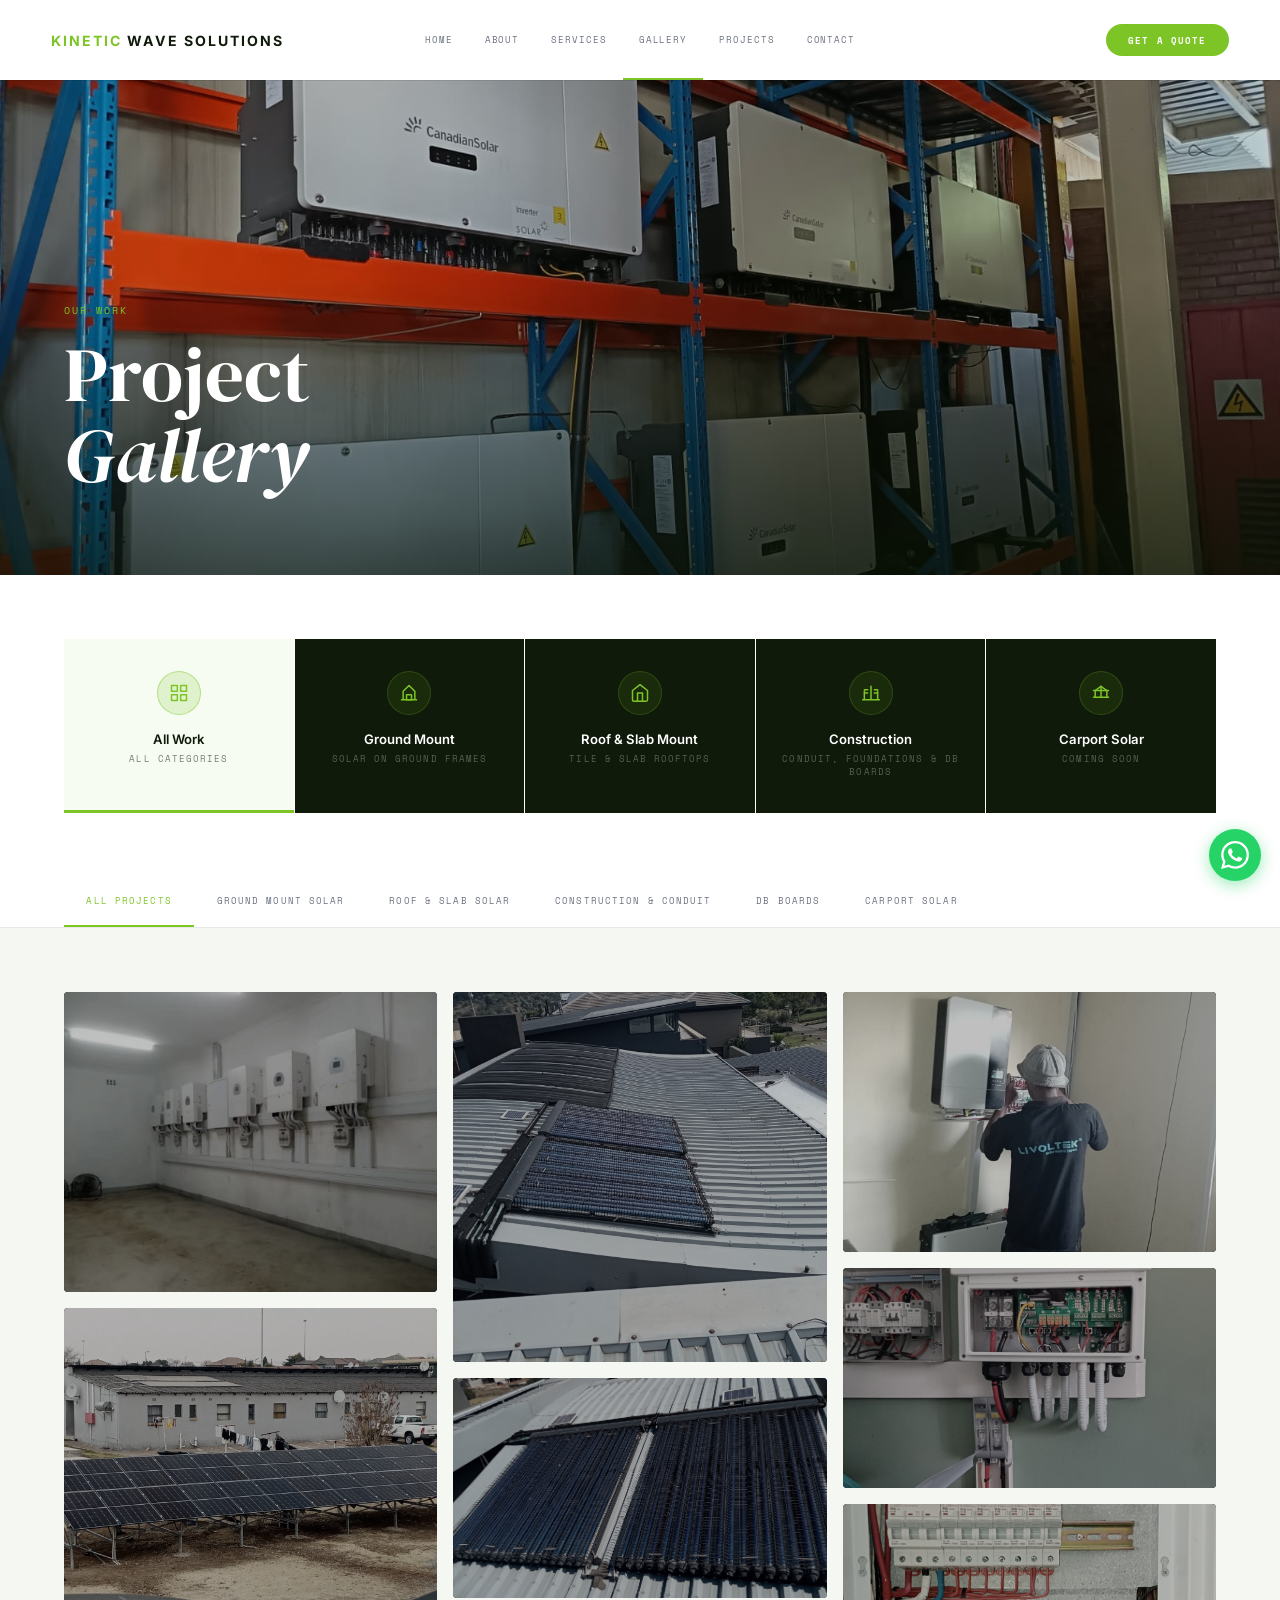
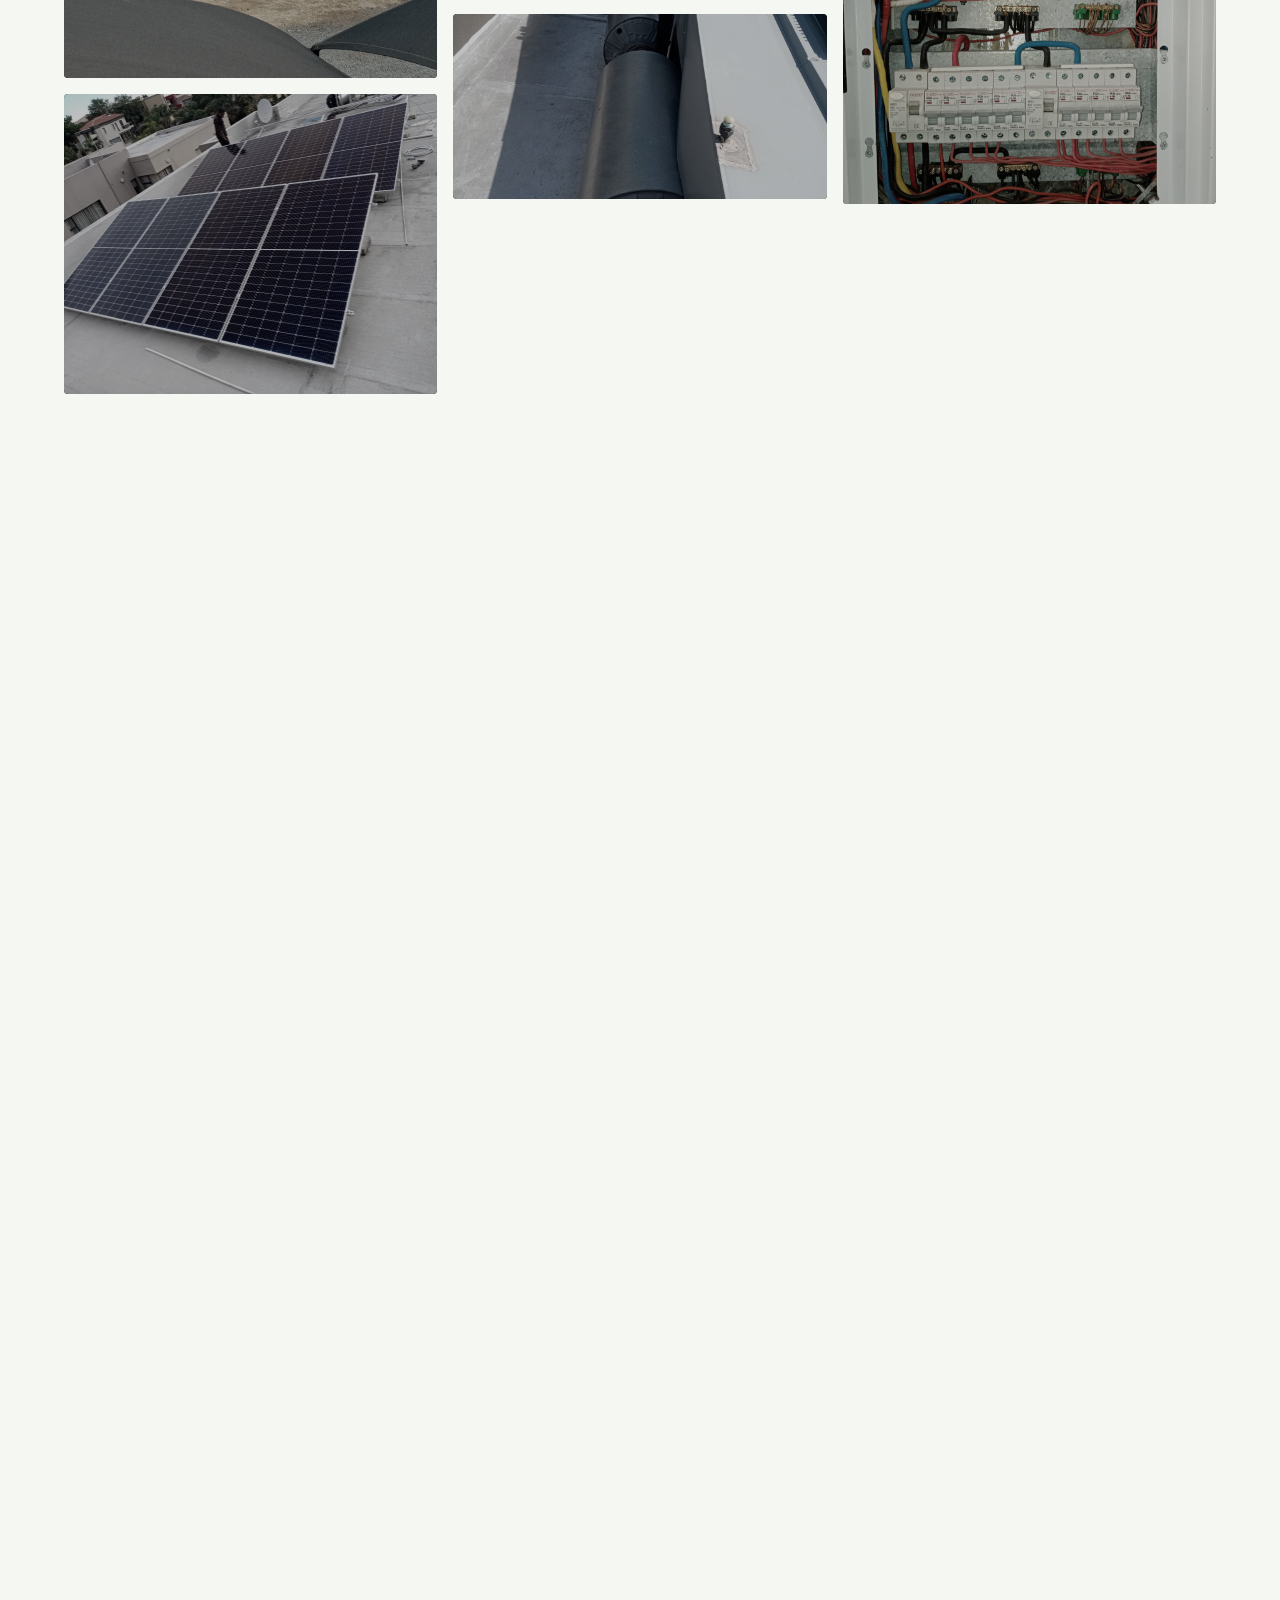
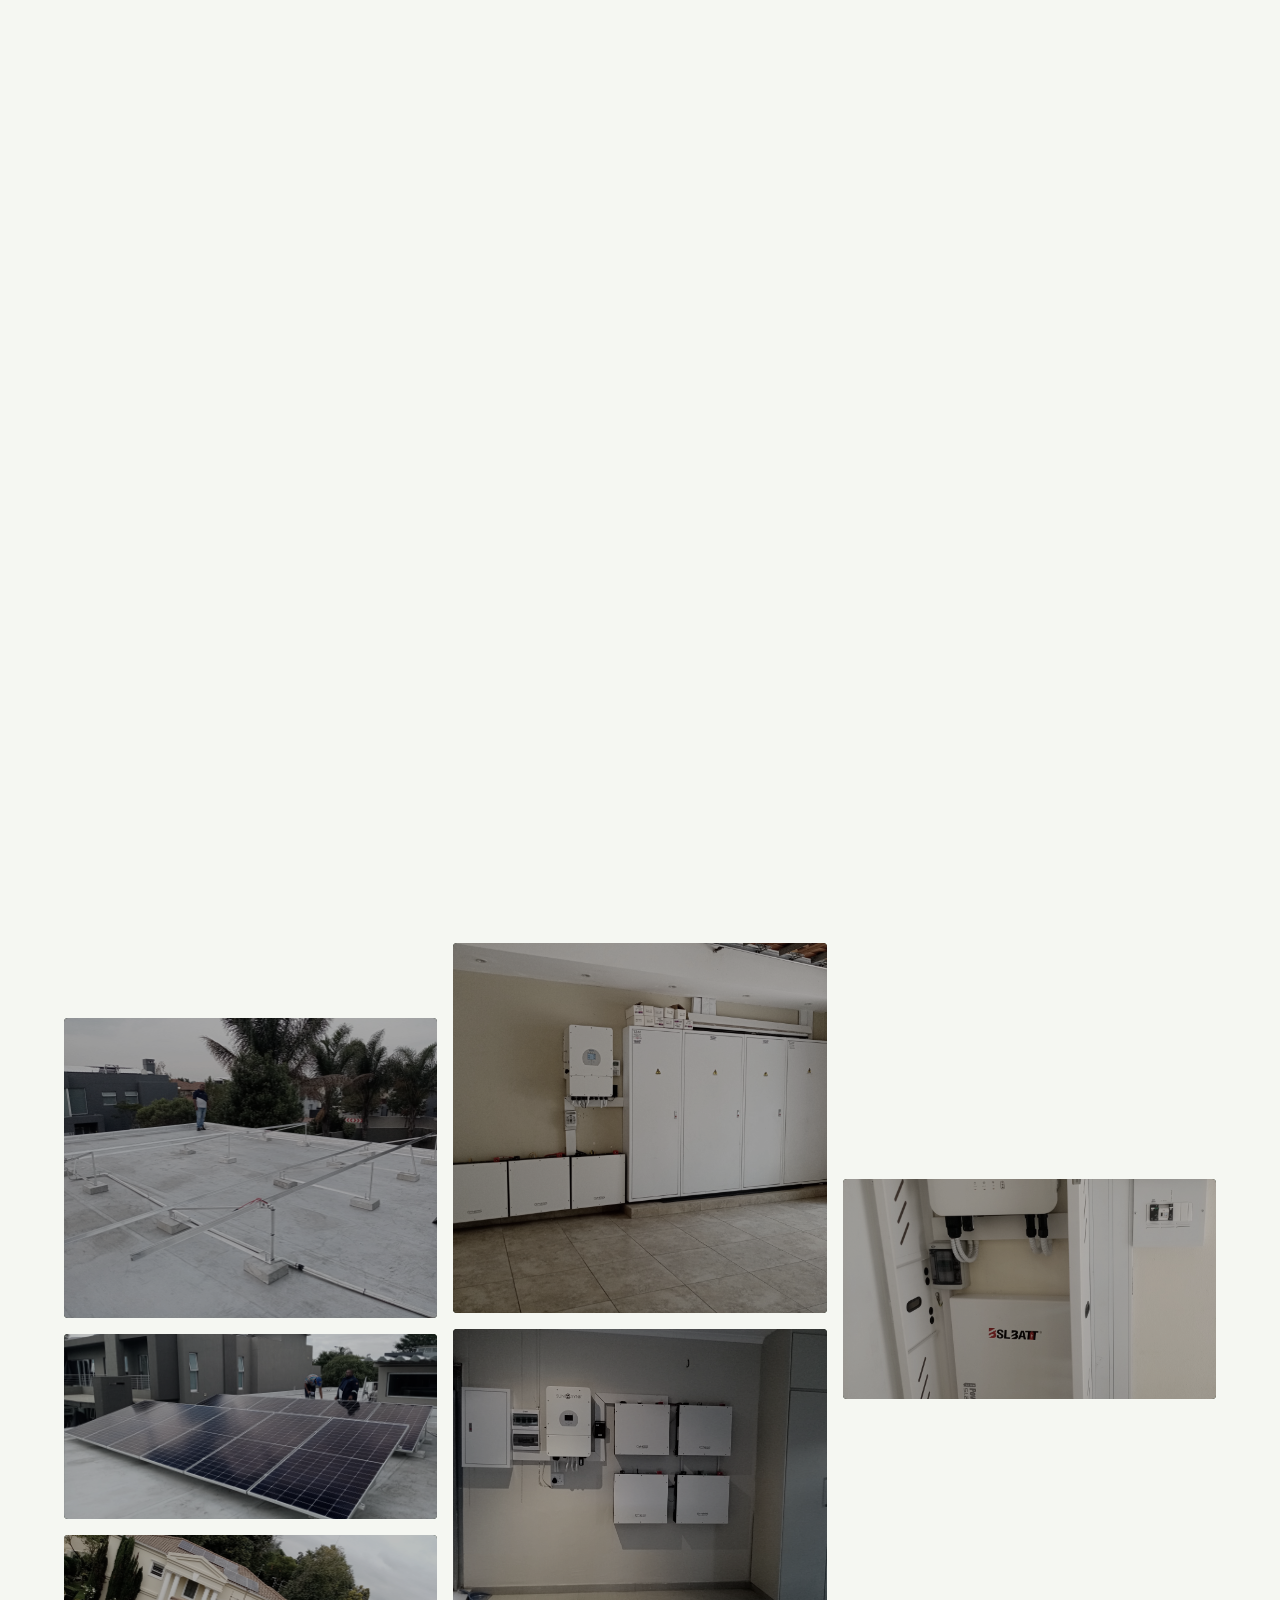
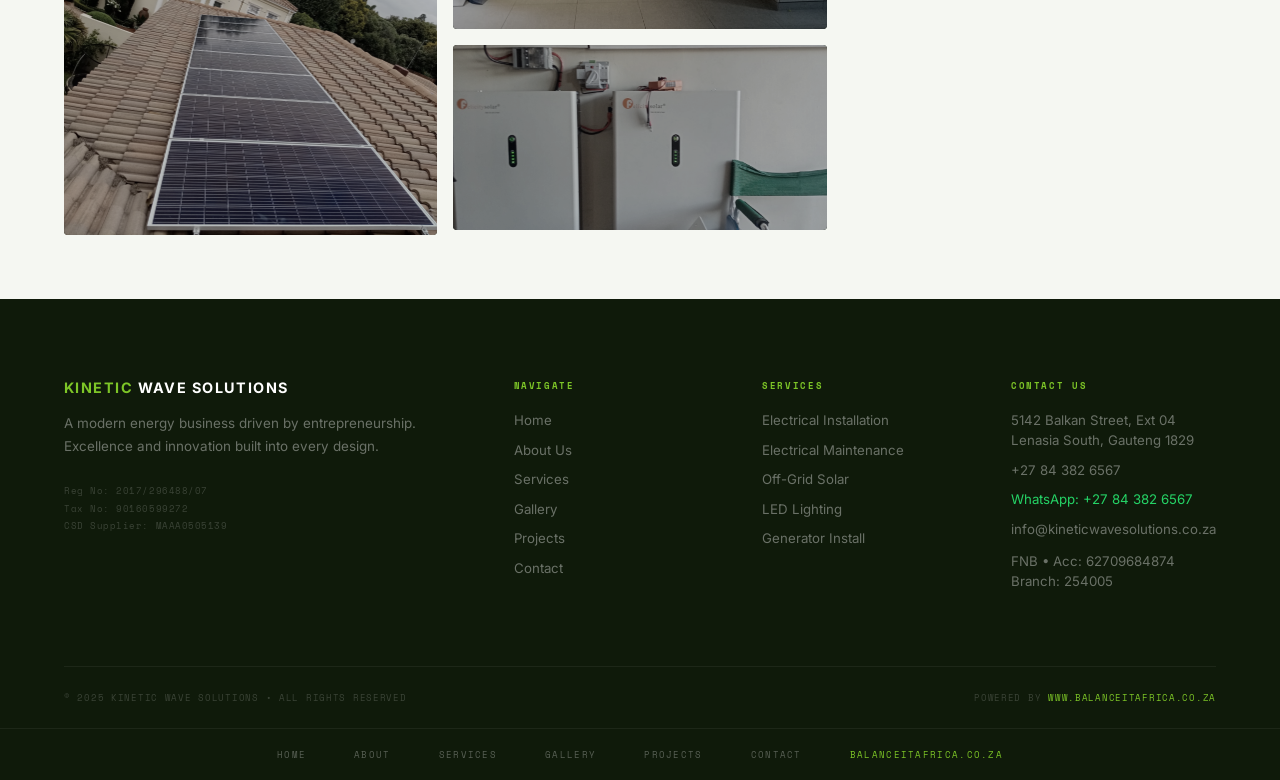
<file: gallery.html>
<!DOCTYPE html>
<html lang="en">
<head>

  <!-- SEO -->
  <title>Solar Installation Gallery | Our Work in Gauteng | Kinetic Wave Solutions</title>
  <meta name="description" content="View our solar & electrical gallery — ground mount, slab roof, tile roof, DB board and construction projects completed across Gauteng."/>
  <meta name="keywords" content="solar installer near me, solar panels gauteng, solar installation johannesburg, solar installer midrand, off grid solar south africa, ground mount solar, slab roof solar, electrical installation gauteng, DB board installation, kinetic wave solutions"/>
  <meta name="robots" content="index, follow"/>
  <meta name="author" content="Kinetic Wave Solutions"/>
  <meta name="geo.region" content="ZA-GT"/>
  <meta name="geo.placename" content="Gauteng, South Africa"/>
  <meta property="og:type" content="website"/>
  <meta property="og:url" content="https://mbuso121.github.io/gallery.html"/>
  <meta property="og:title" content="Solar Installation Gallery | Our Work in Gauteng | Kinetic Wave Solutions"/>
  <meta property="og:description" content="View our solar & electrical gallery — ground mount, slab roof, tile roof, DB board and construction projects completed across Gauteng."/>
  <meta property="og:image" content="https://mbuso121.github.io/images/gallery.jpeg"/>
  <meta property="og:locale" content="en_ZA"/>
  <meta property="og:site_name" content="Kinetic Wave Solutions"/>
  <meta name="twitter:card" content="summary_large_image"/>
  <meta name="twitter:title" content="Solar Installation Gallery | Our Work in Gauteng | Kinetic Wave Solutions"/>
  <meta name="twitter:description" content="View our solar & electrical gallery — ground mount, slab roof, tile roof, DB board and construction projects completed across Gauteng."/>
  <link rel="canonical" href="https://mbuso121.github.io/gallery.html"/>
  <link rel="icon" type="image/svg+xml" href="favicon.svg"/>
  <link rel="sitemap" type="application/xml" href="sitemap.xml"/>
  <script type="application/ld+json">{"@context":"https://schema.org","@type":"LocalBusiness","name":"Kinetic Wave Solutions","description":"Solar panel installation, off-grid systems, electrical installation and maintenance across Gauteng.","url":"https://mbuso121.github.io/","telephone":"+27843826567","email":"info@kineticwavesolutions.co.za","address":{"@type":"PostalAddress","streetAddress":"5142 Balkan Street, Ext 04","addressLocality":"Lenasia South","addressRegion":"Gauteng","postalCode":"1829","addressCountry":"ZA"},"geo":{"@type":"GeoCoordinates","latitude":-26.1714,"longitude":27.8934},"openingHoursSpecification":[{"@type":"OpeningHoursSpecification","dayOfWeek":["Monday","Tuesday","Wednesday","Thursday","Friday"],"opens":"07:00","closes":"17:00"}],"areaServed":["Johannesburg","Midrand","Centurion","Pretoria","Sandton","Kempton Park","Gauteng","South Africa"],"aggregateRating":{"@type":"AggregateRating","ratingValue":"5","reviewCount":"30"}}</script>
  <script type="application/ld+json">{"@context":"https://schema.org","@type":"FAQPage","mainEntity":[{"@type":"Question","name":"How much does solar installation cost in Gauteng?","acceptedAnswer":{"@type":"Answer","text":"Solar costs depend on your energy needs. We offer packages from Level 1 (2x265W panels) to Level 4 (16x265W panels). Contact us on +27 84 382 6567 for a free quote."}},{"@type":"Question","name":"Do you install solar on slab roofs and tile roofs?","acceptedAnswer":{"@type":"Answer","text":"Yes. We install on slab roofs, tile roofs and ground frames across Gauteng. We also do carport solar canopies."}},{"@type":"Question","name":"Are your electricians licensed?","acceptedAnswer":{"@type":"Answer","text":"Yes. All our electricians hold Wireman Licences and are fully accredited to South African safety standards."}},{"@type":"Question","name":"Which areas in Gauteng do you service?","acceptedAnswer":{"@type":"Answer","text":"We service Johannesburg, Midrand, Sandton, Centurion, Pretoria, Kempton Park, Boksburg, Roodepoort and all surrounding Gauteng areas."}}]}</script>
  <!-- END SEO -->
<meta charset="UTF-8"/>
<meta name="viewport" content="width=device-width,initial-scale=1"/>
<link rel="stylesheet" href="style.css"/>
<style>
.page-hero {
  height: 55vh; min-height: 380px;
  position: relative; display: flex; align-items: flex-end;
  padding: 0 5vw 5rem; overflow: hidden;
}
.ph-bg {
  position: absolute; inset: 0;
  background: url('images/gallery2.jpeg') center/cover no-repeat;
}
.ph-bg::after {
  content: ''; position: absolute; inset: 0;
  background: linear-gradient(to top, rgba(10,20,5,0.72) 0%, rgba(10,20,5,0.2) 60%);
}
.ph-content { position: relative; z-index: 2; }
.ph-label { font-family: var(--mono); font-size: 0.62rem; letter-spacing: 0.2em; text-transform: uppercase; color: var(--green); margin-bottom: 1rem; display: block; }
.ph-title { font-family: var(--serif); font-weight: 400; font-size: clamp(2.5rem,6vw,5rem); color: var(--white); line-height: 1.05; }
.ph-title em { font-style: italic; }

#cat-intro {
  background: var(--dark); padding: 4rem 5vw;
  display: grid; grid-template-columns: repeat(5, 1fr);
  gap: 1px; background-color: rgba(255,255,255,0.06);
}
.ci-card { background: var(--dark); padding: 2rem 1.5rem; cursor: pointer; border-bottom: 3px solid transparent; transition: background 0.25s, border-color 0.25s; text-align: center; color: var(--white); }
.ci-card:hover { background: rgba(255,255,255,0.04); }
.ci-card.active { border-bottom-color: var(--green); background: rgba(125,197,39,0.06); color: var(--dark); }
.ci-card.active .ci-name { color: var(--dark); }
.ci-card.active .ci-count { color: rgba(15,26,10,0.55); }
.ci-icon { width: 44px; height: 44px; background: rgba(125,197,39,0.1); border: 1px solid rgba(125,197,39,0.2); border-radius: 50%; display: flex; align-items: center; justify-content: center; margin: 0 auto 1rem; transition: background 0.25s, border-color 0.25s; }
.ci-card.active .ci-icon, .ci-card:hover .ci-icon { background: rgba(125,197,39,0.18); border-color: rgba(125,197,39,0.45); }
.ci-icon svg { width: 20px; height: 20px; fill: none; stroke: var(--green); stroke-width: 1.8; stroke-linecap: round; stroke-linejoin: round; }
.ci-name { font-family: var(--sans); font-weight: 600; font-size: 0.82rem; color: var(--white); margin-bottom: 0.3rem; }
.ci-count { font-family: var(--mono); font-size: 0.55rem; letter-spacing: 0.12em; text-transform: uppercase; color: rgba(255,255,255,0.3); }

#filter-bar { background: var(--white); border-bottom: 1px solid var(--border); padding: 0 5vw; display: flex; gap: 0; overflow-x: auto; position: sticky; top: 80px; z-index: 80; scrollbar-width: none; }
#filter-bar::-webkit-scrollbar { display: none; }
.f-tab { font-family: var(--mono); font-size: 0.58rem; letter-spacing: 0.12em; text-transform: uppercase; color: var(--muted); background: none; border: none; padding: 1.1rem 1.4rem; border-bottom: 2px solid transparent; cursor: pointer; white-space: nowrap; transition: color 0.2s, border-color 0.2s; }
.f-tab:hover { color: var(--green); }
.f-tab.active { color: var(--green); border-bottom-color: var(--green); }

.coming-soon-bar { background: rgba(125,197,39,0.08); border-left: 3px solid var(--green); padding: 1rem 5vw; display: none; align-items: center; gap: 1rem; }
.coming-soon-bar.show { display: flex; }
.csb-dot { width: 8px; height: 8px; border-radius: 50%; background: var(--green); flex-shrink: 0; animation: blink 1.5s ease-in-out infinite; }
@keyframes blink { 0%,100%{opacity:1} 50%{opacity:0.3} }
.csb-text { font-family: var(--mono); font-size: 0.62rem; letter-spacing: 0.1em; text-transform: uppercase; color: var(--green); }

#gallery-wrap { padding: 4rem 5vw; background: var(--offwhite); min-height: 400px; }
.masonry { columns: 3; column-gap: 1rem; }
.g-item { break-inside: avoid; margin-bottom: 1rem; position: relative; overflow: hidden; border-radius: 4px; cursor: pointer; background: var(--dark); display: block; }
.g-bg { width: 100%; display: block; background-size: cover; background-position: center; filter: brightness(0.75) saturate(0.6); transition: filter 0.5s, transform 0.5s; }
.g-item.h1 .g-bg { height: 220px; }
.g-item.h2 .g-bg { height: 300px; }
.g-item.h3 .g-bg { height: 185px; }
.g-item.h4 .g-bg { height: 370px; }
.g-item.h5 .g-bg { height: 260px; }
.g-item:hover .g-bg { filter: brightness(0.9) saturate(0.85); transform: scale(1.04); }
.g-info { position: absolute; bottom: 0; left: 0; right: 0; padding: 1.5rem 1.2rem; background: linear-gradient(to top, rgba(0,0,0,0.88) 0%, transparent 100%); transform: translateY(100%); transition: transform 0.38s cubic-bezier(.22,1,.36,1); }
.g-item:hover .g-info { transform: translateY(0); }
.g-cat { font-family: var(--mono); font-size: 0.52rem; letter-spacing: 0.14em; text-transform: uppercase; color: var(--green); margin-bottom: 0.35rem; }
.g-title { font-family: var(--sans); font-weight: 500; font-size: 0.88rem; color: var(--white); line-height: 1.3; }

#empty-state { display: none; text-align: center; padding: 6rem 2rem; }
#empty-state.show { display: block; }
.es-title { font-family: var(--serif); font-size: 1.6rem; color: var(--muted); margin-bottom: 0.8rem; }
.es-sub { font-family: var(--mono); font-size: 0.62rem; letter-spacing: 0.1em; text-transform: uppercase; color: rgba(0,0,0,0.25); }

#lb { position: fixed; inset: 0; z-index: 9999; background: rgba(5,10,3,0.97); display: none; align-items: center; justify-content: center; }
#lb.open { display: flex; }
.lb-inner { max-width: 920px; width: 92%; position: relative; cursor: default; }
.lb-img { width: 100%; height: 520px; background-size: cover; background-position: center; border-radius: 3px; }
.lb-cap { padding: 1.2rem 0 0; display: flex; justify-content: space-between; align-items: flex-start; }
.lb-cat { font-family: var(--mono); font-size: 0.56rem; letter-spacing: 0.14em; text-transform: uppercase; color: var(--green); margin-bottom: 0.25rem; }
.lb-title { font-family: var(--serif); font-size: 1.3rem; color: var(--white); }
.lb-close { width: 40px; height: 40px; background: var(--green); border: none; cursor: pointer; color: var(--dark); font-size: 1.1rem; border-radius: 50%; display: flex; align-items: center; justify-content: center; flex-shrink: 0; transition: background 0.2s; }
.lb-close:hover { background: var(--green2); }
.lb-nav { position: absolute; top: 50%; transform: translateY(-50%); display: flex; justify-content: space-between; width: calc(100% + 7rem); left: -3.5rem; pointer-events: none; }
.lb-arr { width: 44px; height: 44px; background: rgba(255,255,255,0.07); border: 1px solid rgba(255,255,255,0.12); color: var(--white); font-size: 1rem; border-radius: 50%; display: flex; align-items: center; justify-content: center; cursor: pointer; pointer-events: all; transition: background 0.2s, border-color 0.2s; }
.lb-arr:hover { background: var(--green); border-color: var(--green); color: var(--dark); }

@media(max-width:860px){
  .page-hero{height:45vh;min-height:300px;padding:0 1.2rem 3rem}
  #cat-intro{grid-template-columns:1fr 1fr;padding:2rem 1rem;gap:1px;margin-bottom:1rem}
  #cat-intro .ci-card:last-child{grid-column:1 / -1;padding-right:4.5rem}
  .masonry{columns:2}
  #gallery-wrap{padding:2rem 1.2rem}
  .lb-nav{width:100%;left:0}
  .lb-inner{width:96%}
  .lb-img{height:300px}
}
@media(max-width:480px){
  #cat-intro{grid-template-columns:1fr 1fr}
  .masonry{columns:1}
  .ci-card{padding:1.5rem 1rem}
}
</style>
</head>
<body data-page="gallery" data-solidnav="1">
<div class="page-wrap">

<div class="page-hero">
  <div class="ph-bg"></div>
  <div class="ph-content">
    <span class="ph-label">Our Work</span>
    <h1 class="ph-title">Project<br/><em>Gallery</em></h1>
  </div>
</div>

<div id="cat-intro">
  <div class="ci-card active" onclick="setFilter('all', this)">
    <div class="ci-icon"><svg viewBox="0 0 24 24"><rect x="3" y="3" width="7" height="7"/><rect x="14" y="3" width="7" height="7"/><rect x="3" y="14" width="7" height="7"/><rect x="14" y="14" width="7" height="7"/></svg></div>
    <div class="ci-name">All Work</div>
    <div class="ci-count">All categories</div>
  </div>
  <div class="ci-card" onclick="setFilter('solar-ground', this)">
    <div class="ci-icon"><svg viewBox="0 0 24 24"><path d="M3 20h18M5 20V10l7-7 7 7v10"/><rect x="9" y="14" width="6" height="6"/></svg></div>
    <div class="ci-name">Ground Mount</div>
    <div class="ci-count">Solar on ground frames</div>
  </div>
  <div class="ci-card" onclick="setFilter('solar-roof', this)">
    <div class="ci-icon"><svg viewBox="0 0 24 24"><path d="M3 9l9-7 9 7v11a2 2 0 0 1-2 2H5a2 2 0 0 1-2-2z"/><polyline points="9 22 9 12 15 12 15 22"/></svg></div>
    <div class="ci-name">Roof &amp; Slab Mount</div>
    <div class="ci-count">Tile &amp; slab rooftops</div>
  </div>
  <div class="ci-card" onclick="setFilter('construction', this)">
    <div class="ci-icon"><svg viewBox="0 0 24 24"><path d="M2 20h20M4 20V10M20 20V10M12 4v16M8 8H4M16 8h4M8 12H4M16 12h4"/></svg></div>
    <div class="ci-name">Construction</div>
    <div class="ci-count">Conduit, foundations &amp; DB boards</div>
  </div>
  <div class="ci-card" onclick="setFilter('carport', this)">
    <div class="ci-icon"><svg viewBox="0 0 24 24"><path d="M3 17h18M5 17V9l7-5 7 5v8"/><line x1="12" y1="4" x2="12" y2="17"/><line x1="3" y1="9" x2="21" y2="9"/></svg></div>
    <div class="ci-name">Carport Solar</div>
    <div class="ci-count">Coming soon</div>
  </div>
</div>

<div id="filter-bar">
  <button class="f-tab active" onclick="filterTab('all', this)">All Projects</button>
  <button class="f-tab" onclick="filterTab('solar-ground', this)">Ground Mount Solar</button>
  <button class="f-tab" onclick="filterTab('solar-roof', this)">Roof &amp; Slab Solar</button>
  <button class="f-tab" onclick="filterTab('construction', this)">Construction &amp; Conduit</button>
  <button class="f-tab" onclick="filterTab('construction', this)">DB Boards</button>
  <button class="f-tab" onclick="filterTab('carport', this)">Carport Solar</button>
</div>

<div class="coming-soon-bar" id="coming-soon-bar">
  <div class="csb-dot"></div>
  <span class="csb-text">Carport solar photos coming soon &mdash; installations in progress</span>
</div>

<div id="gallery-wrap">
  <div class="masonry" id="grid">

    <!-- GROUND MOUNT SOLAR -->
    <div class="g-item h2 reveal" data-cat="solar-ground" onclick="openLB(0)">
      <div class="g-bg" style="background-image:url('images/gallery3.jpeg')"></div>
      <div class="g-info"><div class="g-cat">Ground Mount Solar</div><div class="g-title">Ground Mount Array</div></div>
    </div>
    <div class="g-item h4 reveal d1" data-cat="solar-ground" onclick="openLB(1)">
      <div class="g-bg" style="background-image:url('images/gallery4.jpeg')"></div>
      <div class="g-info"><div class="g-cat">Ground Mount Solar</div><div class="g-title">Ground Frame Installation</div></div>
    </div>
    <div class="g-item h2 reveal d2" data-cat="solar-ground" onclick="openLB(2)">
      <div class="g-bg" style="background-image:url('images/gallery15.jpeg')"></div>
      <div class="g-info"><div class="g-cat">Ground Mount Solar</div><div class="g-title">Panel Array — Ground Level</div></div>
    </div>
    <div class="g-item h3 reveal" data-cat="solar-ground" onclick="openLB(3)">
      <div class="g-bg" style="background-image:url('images/gallery20.jpeg')"></div>
      <div class="g-info"><div class="g-cat">Ground Mount Solar</div><div class="g-title">Ground Mount Project</div></div>
    </div>
    <div class="g-item h5 reveal d1" data-cat="solar-ground" onclick="openLB(4)">
      <div class="g-bg" style="background-image:url('images/gallery35.jpeg')"></div>
      <div class="g-info"><div class="g-cat">Ground Mount Solar</div><div class="g-title">Large Ground Array</div></div>
    </div>
    <div class="g-item h2 reveal d2" data-cat="solar-ground" onclick="openLB(5)">
      <div class="g-bg" style="background-image:url('images/gallery39.jpeg')"></div>
      <div class="g-info"><div class="g-cat">Ground Mount Solar</div><div class="g-title">Ground Frame System</div></div>
    </div>

    <!-- ROOF & SLAB MOUNT SOLAR -->
    <div class="g-item h3 reveal" data-cat="solar-roof" onclick="openLB(6)">
      <div class="g-bg" style="background-image:url('images/gallery7.jpeg')"></div>
      <div class="g-info"><div class="g-cat">Roof Mount Solar</div><div class="g-title">Commercial Roof Array</div></div>
    </div>
    <div class="g-item h4 reveal d1" data-cat="solar-roof" onclick="openLB(7)">
      <div class="g-bg" style="background-image:url('images/gallery28.jpeg')"></div>
      <div class="g-info"><div class="g-cat">Roof Mount Solar</div><div class="g-title">Roof Solar Installation</div></div>
    </div>
    <div class="g-item h2 reveal d2" data-cat="solar-roof" onclick="openLB(8)">
      <div class="g-bg" style="background-image:url('images/gallery9.jpeg')"></div>
      <div class="g-info"><div class="g-cat">Roof Mount Solar</div><div class="g-title">Rooftop PV System</div></div>
    </div>
    <div class="g-item h1 reveal" data-cat="solar-roof" onclick="openLB(9)">
      <div class="g-bg" style="background-image:url('images/gallery10.jpeg')"></div>
      <div class="g-info"><div class="g-cat">Roof Mount Solar</div><div class="g-title">Roof Panel Layout</div></div>
    </div>
    <div class="g-item h5 reveal d1" data-cat="solar-roof" onclick="openLB(10)">
      <div class="g-bg" style="background-image:url('images/gallery17.jpeg')"></div>
      <div class="g-info"><div class="g-cat">Roof Mount Solar</div><div class="g-title">Residential Roof Install</div></div>
    </div>
    <div class="g-item h2 reveal d2" data-cat="solar-roof" onclick="openLB(11)">
      <div class="g-bg" style="background-image:url('images/gallery18.jpeg')"></div>
      <div class="g-info"><div class="g-cat">Roof Mount Solar</div><div class="g-title">Slab Roof System</div></div>
    </div>
    <div class="g-item h3 reveal" data-cat="solar-roof" onclick="openLB(12)">
      <div class="g-bg" style="background-image:url('images/gallery21.jpeg')"></div>
      <div class="g-info"><div class="g-cat">Roof Mount Solar</div><div class="g-title">Tile Roof Array</div></div>
    </div>
    <div class="g-item h2 reveal d1" data-cat="solar-roof" onclick="openLB(13)">
      <div class="g-bg" style="background-image:url('images/gallery22.jpeg')"></div>
      <div class="g-info"><div class="g-cat">Roof Mount Solar</div><div class="g-title">Roof Solar Project</div></div>
    </div>
    <div class="g-item h4 reveal d2" data-cat="solar-roof" onclick="openLB(14)">
      <div class="g-bg" style="background-image:url('images/gallery23.jpeg')"></div>
      <div class="g-info"><div class="g-cat">Roof Mount Solar</div><div class="g-title">Residential PV Install</div></div>
    </div>
    <div class="g-item h1 reveal" data-cat="solar-roof" onclick="openLB(15)">
      <div class="g-bg" style="background-image:url('images/gallery30.jpeg')"></div>
      <div class="g-info"><div class="g-cat">Roof Mount Solar</div><div class="g-title">Solar Thermal &amp; PV Roof</div></div>
    </div>
    <div class="g-item h3 reveal d1" data-cat="solar-roof" onclick="openLB(16)">
      <div class="g-bg" style="background-image:url('images/gallery31.jpeg')"></div>
      <div class="g-info"><div class="g-cat">Roof Mount Solar</div><div class="g-title">Flat Roof Installation</div></div>
    </div>
    <div class="g-item h2 reveal d2" data-cat="solar-roof" onclick="openLB(17)">
      <div class="g-bg" style="background-image:url('images/gallery37.jpeg')"></div>
      <div class="g-info"><div class="g-cat">Roof Mount Solar</div><div class="g-title">Roof Mount Array</div></div>
    </div>
    <div class="g-item h5 reveal" data-cat="solar-roof" onclick="openLB(18)">
      <div class="g-bg" style="background-image:url('images/gallery38.jpeg')"></div>
      <div class="g-info"><div class="g-cat">Roof Mount Solar</div><div class="g-title">Residential Slab Mount</div></div>
    </div>
    <div class="g-item h2 reveal d1" data-cat="solar-roof" onclick="openLB(19)">
      <div class="g-bg" style="background-image:url('images/gallery40.jpeg')"></div>
      <div class="g-info"><div class="g-cat">Roof Mount Solar</div><div class="g-title">Commercial Roof System</div></div>
    </div>
    <div class="g-item h3 reveal d2" data-cat="solar-roof" onclick="openLB(20)">
      <div class="g-bg" style="background-image:url('images/gallery41.jpeg')"></div>
      <div class="g-info"><div class="g-cat">Roof Mount Solar</div><div class="g-title">Industrial Roof Array</div></div>
    </div>

    <!-- CONSTRUCTION / CONDUIT / DB BOARDS -->
    <div class="g-item h4 reveal d1" data-cat="construction" onclick="openLB(21)">
      <div class="g-bg" style="background-image:url('images/intro.jpeg')"></div>
      <div class="g-info"><div class="g-cat">Construction &amp; Conduit</div><div class="g-title">Equipment &amp; Tools</div></div>
    </div>
    <div class="g-item h2 reveal d2" data-cat="construction" onclick="openLB(22)">
      <div class="g-bg" style="background-image:url('images/gallery2.jpeg')"></div>
      <div class="g-info"><div class="g-cat">Construction &amp; Conduit</div><div class="g-title">Inverter &amp; Battery Install</div></div>
    </div>
    <div class="g-item h3 reveal" data-cat="construction" onclick="openLB(23)">
      <div class="g-bg" style="background-image:url('images/gallery5.jpeg')"></div>
      <div class="g-info"><div class="g-cat">DB Boards</div><div class="g-title">Inverter Room</div></div>
    </div>
    <div class="g-item h2 reveal d1" data-cat="construction" onclick="openLB(24)">
      <div class="g-bg" style="background-image:url('images/gallery6.jpeg')"></div>
      <div class="g-info"><div class="g-cat">DB Boards</div><div class="g-title">Inverter Racking</div></div>
    </div>
    <div class="g-item h4 reveal d2" data-cat="construction" onclick="openLB(25)">
      <div class="g-bg" style="background-image:url('images/gallery11.jpeg')"></div>
      <div class="g-info"><div class="g-cat">DB Boards</div><div class="g-title">Distribution Board Install</div></div>
    </div>
    <div class="g-item h2 reveal" data-cat="construction" onclick="openLB(26)">
      <div class="g-bg" style="background-image:url('images/gallery12.jpeg')"></div>
      <div class="g-info"><div class="g-cat">DB Boards</div><div class="g-title">DB Board Wiring</div></div>
    </div>
    <div class="g-item h3 reveal d1" data-cat="construction" onclick="openLB(27)">
      <div class="g-bg" style="background-image:url('images/gallery13.jpeg')"></div>
      <div class="g-info"><div class="g-cat">Construction &amp; Conduit</div><div class="g-title">Electrical Installation</div></div>
    </div>
    <div class="g-item h5 reveal d2" data-cat="construction" onclick="openLB(28)">
      <div class="g-bg" style="background-image:url('images/gallery14.jpeg')"></div>
      <div class="g-info"><div class="g-cat">Construction &amp; Conduit</div><div class="g-title">On-Site Installation</div></div>
    </div>
    <div class="g-item h1 reveal" data-cat="construction" onclick="openLB(29)">
      <div class="g-bg" style="background-image:url('images/gallery16.jpeg')"></div>
      <div class="g-info"><div class="g-cat">Construction &amp; Conduit</div><div class="g-title">Control Panel Wiring</div></div>
    </div>
    <div class="g-item h2 reveal d1" data-cat="construction" onclick="openLB(30)">
      <div class="g-bg" style="background-image:url('images/gallery19.jpeg')"></div>
      <div class="g-info"><div class="g-cat">DB Boards</div><div class="g-title">Residential DB Board</div></div>
    </div>
    <div class="g-item h3 reveal d2" data-cat="construction" onclick="openLB(31)">
      <div class="g-bg" style="background-image:url('images/gallery24.jpeg')"></div>
      <div class="g-info"><div class="g-cat">Construction &amp; Conduit</div><div class="g-title">Site Survey &amp; Planning</div></div>
    </div>
    <div class="g-item h4 reveal" data-cat="construction" onclick="openLB(32)">
      <div class="g-bg" style="background-image:url('images/gallery25.jpeg')"></div>
      <div class="g-info"><div class="g-cat">Construction &amp; Conduit</div><div class="g-title">Electrical Works</div></div>
    </div>
    <div class="g-item h2 reveal d1" data-cat="construction" onclick="openLB(33)">
      <div class="g-bg" style="background-image:url('images/gallery26.jpeg')"></div>
      <div class="g-info"><div class="g-cat">DB Boards</div><div class="g-title">DB Panel Installation</div></div>
    </div>
    <div class="g-item h1 reveal d2" data-cat="construction" onclick="openLB(34)">
      <div class="g-bg" style="background-image:url('images/gallery27.jpeg')"></div>
      <div class="g-info"><div class="g-cat">Construction &amp; Conduit</div><div class="g-title">Commercial Installation</div></div>
    </div>
    <div class="g-item h3 reveal" data-cat="construction" onclick="openLB(35)">
      <div class="g-bg" style="background-image:url('images/gallery28.jpeg')"></div>
      <div class="g-info"><div class="g-cat">Construction &amp; Conduit</div><div class="g-title">Roof Construction Works</div></div>
    </div>
    <div class="g-item h2 reveal d1" data-cat="construction" onclick="openLB(36)">
      <div class="g-bg" style="background-image:url('images/gallery29.jpeg')"></div>
      <div class="g-info"><div class="g-cat">Construction &amp; Conduit</div><div class="g-title">Installation Team</div></div>
    </div>
    <div class="g-item h4 reveal d2" data-cat="construction" onclick="openLB(37)">
      <div class="g-bg" style="background-image:url('images/gallery32.jpeg')"></div>
      <div class="g-info"><div class="g-cat">Construction &amp; Conduit</div><div class="g-title">On-Site Build</div></div>
    </div>
    <div class="g-item h2 reveal" data-cat="construction" onclick="openLB(38)">
      <div class="g-bg" style="background-image:url('images/gallery33.jpeg')"></div>
      <div class="g-info"><div class="g-cat">Construction &amp; Conduit</div><div class="g-title">Foundation Works</div></div>
    </div>
    <div class="g-item h3 reveal d1" data-cat="construction" onclick="openLB(39)">
      <div class="g-bg" style="background-image:url('images/gallery34.jpeg')"></div>
      <div class="g-info"><div class="g-cat">DB Boards</div><div class="g-title">Electrical Panel Works</div></div>
    </div>
    <div class="g-item h1 reveal d2" data-cat="construction" onclick="openLB(40)">
      <div class="g-bg" style="background-image:url('images/gallery36.jpeg')"></div>
      <div class="g-info"><div class="g-cat">DB Boards</div><div class="g-title">DB Board &amp; Conduit</div></div>
    </div>

  </div><!-- /masonry -->
  <div id="empty-state">
    <div class="es-title"><em>Coming Soon</em></div>
    <div class="es-sub">Carport solar photos will appear here once available</div>
  </div>
</div>

<!-- LIGHTBOX -->
<div id="lb" onclick="closeLB(event)">
  <div class="lb-inner">
    <div class="lb-nav">
      <button class="lb-arr" onclick="shift(-1)">&#8592;</button>
      <button class="lb-arr" onclick="shift(1)">&#8594;</button>
    </div>
    <div class="lb-img" id="lb-img"></div>
    <div class="lb-cap">
      <div>
        <div class="lb-cat" id="lb-cat"></div>
        <div class="lb-title" id="lb-title"></div>
      </div>
      <button class="lb-close" onclick="document.getElementById('lb').classList.remove('open')">&#215;</button>
    </div>
  </div>
</div>

</div><!-- /page-wrap -->

<script>
var items = [
  /* GROUND MOUNT SOLAR */
  { cat:'Ground Mount Solar',     title:'Ground Mount Array',           img:'images/gallery3.jpeg' },
  { cat:'Ground Mount Solar',     title:'Ground Frame Installation',    img:'images/gallery4.jpeg' },
  { cat:'Ground Mount Solar',     title:'Panel Array — Ground Level',   img:'images/gallery15.jpeg' },
  { cat:'Ground Mount Solar',     title:'Ground Mount Project',         img:'images/gallery20.jpeg' },
  { cat:'Ground Mount Solar',     title:'Large Ground Array',           img:'images/gallery35.jpeg' },
  { cat:'Ground Mount Solar',     title:'Ground Frame System',          img:'images/gallery39.jpeg' },

  /* ROOF & SLAB MOUNT SOLAR */
  { cat:'Roof Mount Solar',       title:'Commercial Roof Array',        img:'images/gallery7.jpeg' },
  { cat:'Roof Mount Solar',       title:'Roof Solar Installation',      img:'images/gallery28.jpeg' },
  { cat:'Roof Mount Solar',       title:'Rooftop PV System',            img:'images/gallery9.jpeg' },
  { cat:'Roof Mount Solar',       title:'Roof Panel Layout',            img:'images/gallery10.jpeg' },
  { cat:'Roof Mount Solar',       title:'Residential Roof Install',     img:'images/gallery28.jpeg' },
  { cat:'Roof Mount Solar',       title:'Slab Roof System',             img:'images/gallery18.jpeg' },
  { cat:'Roof Mount Solar',       title:'Tile Roof Array',              img:'images/gallery21.jpeg' },
  { cat:'Roof Mount Solar',       title:'Roof Solar Project',           img:'images/gallery22.jpeg' },
  { cat:'Roof Mount Solar',       title:'Residential PV Install',       img:'images/gallery23.jpeg' },
  { cat:'Roof Mount Solar',       title:'Solar Thermal & PV Roof',      img:'images/gallery30.jpeg' },
  { cat:'Roof Mount Solar',       title:'Flat Roof Installation',       img:'images/gallery31.jpeg' },
  { cat:'Roof Mount Solar',       title:'Roof Mount Array',             img:'images/gallery37.jpeg' },
  { cat:'Roof Mount Solar',       title:'Residential Slab Mount',       img:'images/gallery38.jpeg' },
  { cat:'Roof Mount Solar',       title:'Commercial Roof System',       img:'images/gallery40.jpeg' },
  { cat:'Roof Mount Solar',       title:'Industrial Roof Array',        img:'images/gallery41.jpeg' },

  /* CONSTRUCTION / CONDUIT / DB BOARDS */
  { cat:'Construction & Conduit', title:'Equipment & Tools',            img:'images/intro.jpeg' },
  { cat:'Construction & Conduit', title:'Inverter & Battery Install',   img:'images/gallery2.jpeg' },
  { cat:'DB Boards',              title:'Inverter Room',                img:'images/gallery5.jpeg' },
  { cat:'DB Boards',              title:'Inverter Racking',             img:'images/gallery6.jpeg' },
  { cat:'DB Boards',              title:'Distribution Board Install',   img:'images/gallery11.jpeg' },
  { cat:'DB Boards',              title:'DB Board Wiring',              img:'images/gallery12.jpeg' },
  { cat:'Construction & Conduit', title:'Electrical Installation',      img:'images/gallery13.jpeg' },
  { cat:'Construction & Conduit', title:'On-Site Installation',         img:'images/gallery14.jpeg' },
  { cat:'Construction & Conduit', title:'Control Panel Wiring',         img:'images/gallery16.jpeg' },
  { cat:'DB Boards',              title:'Residential DB Board',         img:'images/gallery19.jpeg' },
  { cat:'Construction & Conduit', title:'Site Survey & Planning',       img:'images/gallery24.jpeg' },
  { cat:'Construction & Conduit', title:'Electrical Works',             img:'images/gallery25.jpeg' },
  { cat:'DB Boards',              title:'DB Panel Installation',        img:'images/gallery26.jpeg' },
  { cat:'Construction & Conduit', title:'Commercial Installation',      img:'images/gallery27.jpeg' },
  { cat:'Construction & Conduit', title:'Roof Construction Works',      img:'images/gallery28.jpeg' },
  { cat:'Construction & Conduit', title:'Installation Team',            img:'images/gallery29.jpeg' },
  { cat:'Construction & Conduit', title:'On-Site Build',                img:'images/gallery32.jpeg' },
  { cat:'Construction & Conduit', title:'Foundation Works',             img:'images/gallery33.jpeg' },
  { cat:'DB Boards',              title:'Electrical Panel Works',       img:'images/gallery34.jpeg' },
  { cat:'DB Boards',              title:'DB Board & Conduit',           img:'images/gallery36.jpeg' },
];

var cur = 0;

function openLB(i) { cur = i; render(); document.getElementById('lb').classList.add('open'); }
function render() {
  var d = items[cur];
  document.getElementById('lb-img').style.backgroundImage = "url('" + d.img + "')";
  document.getElementById('lb-cat').textContent = d.cat;
  document.getElementById('lb-title').textContent = d.title;
}
function shift(dir) { cur = (cur + dir + items.length) % items.length; render(); }
function closeLB(e) { if (e.target.id === 'lb') document.getElementById('lb').classList.remove('open'); }
document.addEventListener('keydown', function(e) {
  var lb = document.getElementById('lb');
  if (!lb.classList.contains('open')) return;
  if (e.key === 'ArrowRight') shift(1);
  if (e.key === 'ArrowLeft')  shift(-1);
  if (e.key === 'Escape')     lb.classList.remove('open');
});

function filterGrid(cat) {
  var items = document.querySelectorAll('.g-item');
  var empty = document.getElementById('empty-state');
  var csb   = document.getElementById('coming-soon-bar');
  if (cat === 'carport') {
    items.forEach(function(el) { el.style.display = 'none'; });
    empty.classList.add('show'); csb.classList.add('show'); return;
  }
  empty.classList.remove('show'); csb.classList.remove('show');
  items.forEach(function(el) {
    el.style.display = (cat === 'all' || el.dataset.cat === cat) ? 'block' : 'none';
  });
}
function filterTab(cat, btn) {
  filterGrid(cat);
  document.querySelectorAll('.f-tab').forEach(function(b) { b.classList.remove('active'); });
  if (btn) btn.classList.add('active');
}
function setFilter(cat, card) {
  filterGrid(cat);
  document.querySelectorAll('.ci-card').forEach(function(c) { c.classList.remove('active'); });
  if (card) card.classList.add('active');
  var map = { 'all':0, 'solar-ground':1, 'solar-roof':2, 'construction':3, 'carport':5 };
  var tabs = document.querySelectorAll('.f-tab');
  tabs.forEach(function(t) { t.classList.remove('active'); });
  if (map[cat] !== undefined && tabs[map[cat]]) tabs[map[cat]].classList.add('active');
}
</script>
<script src="nav.js"></script>
</body>
</html>
</file>
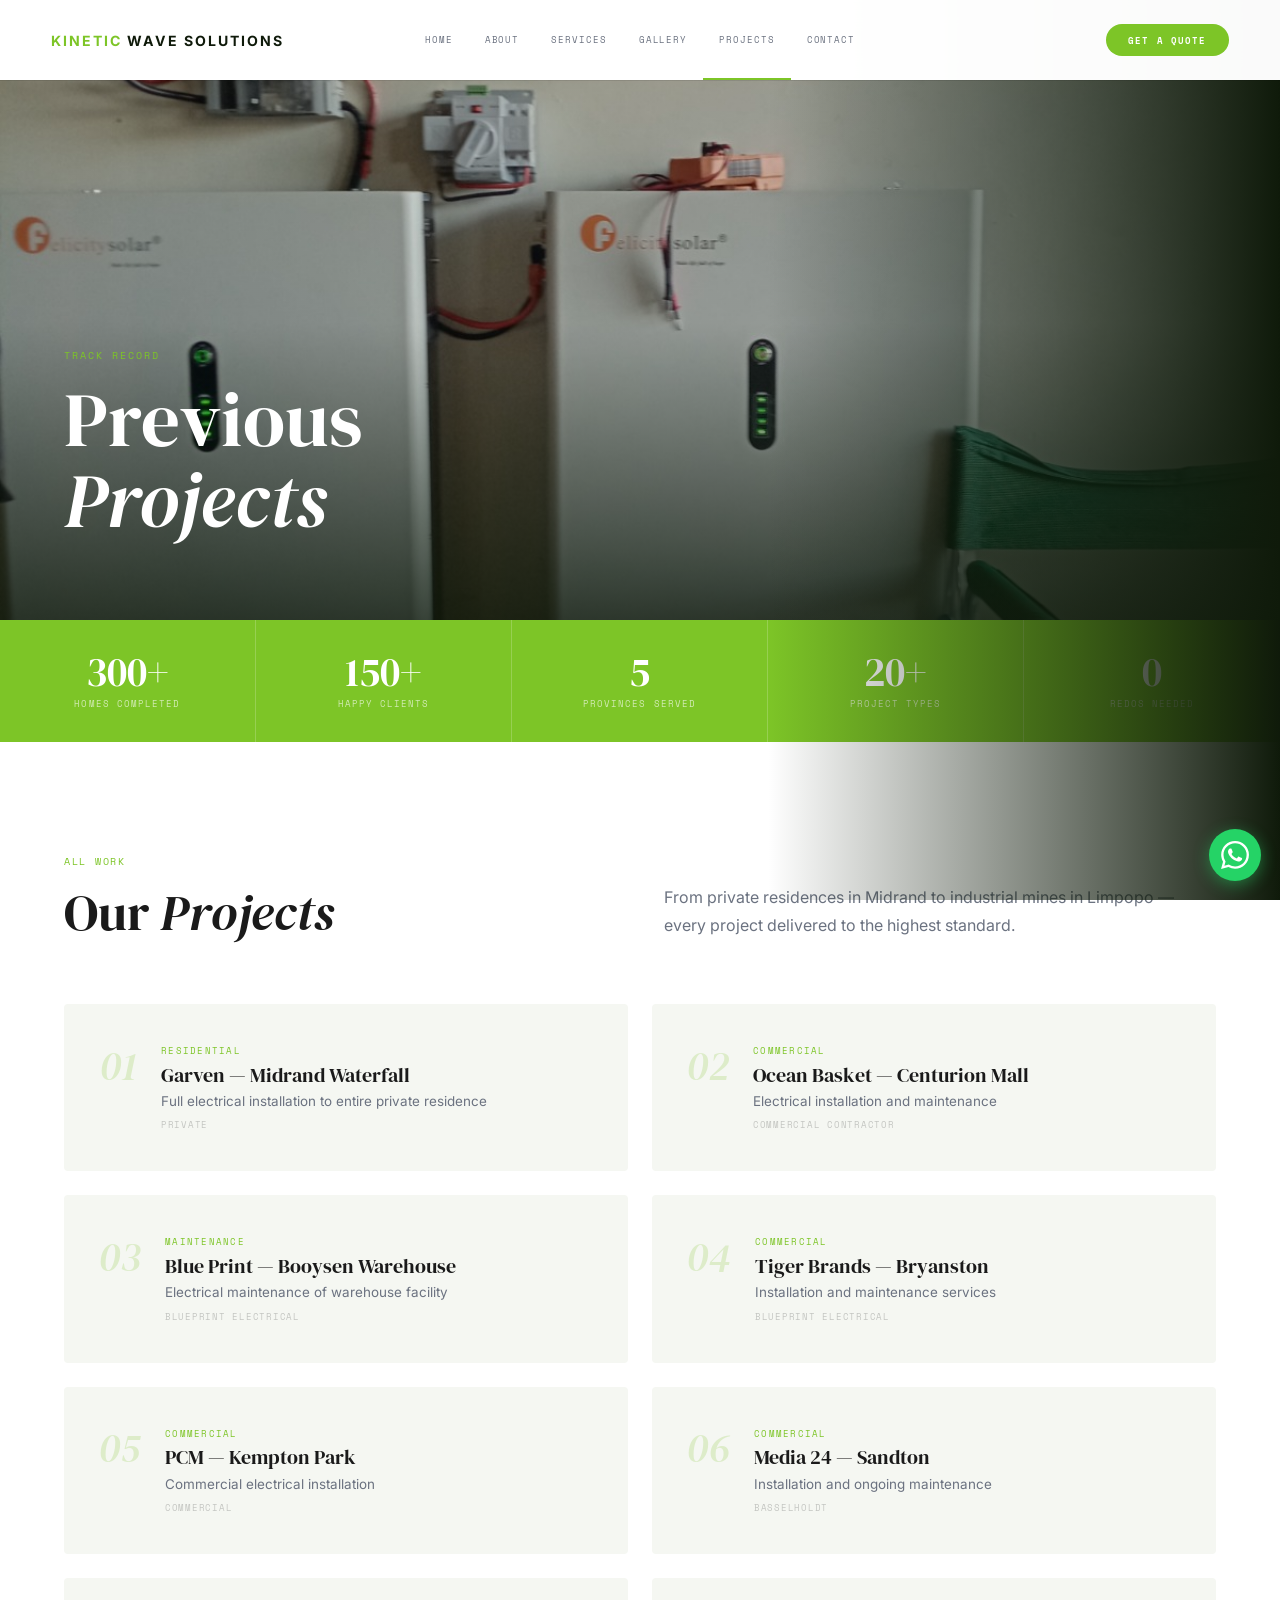
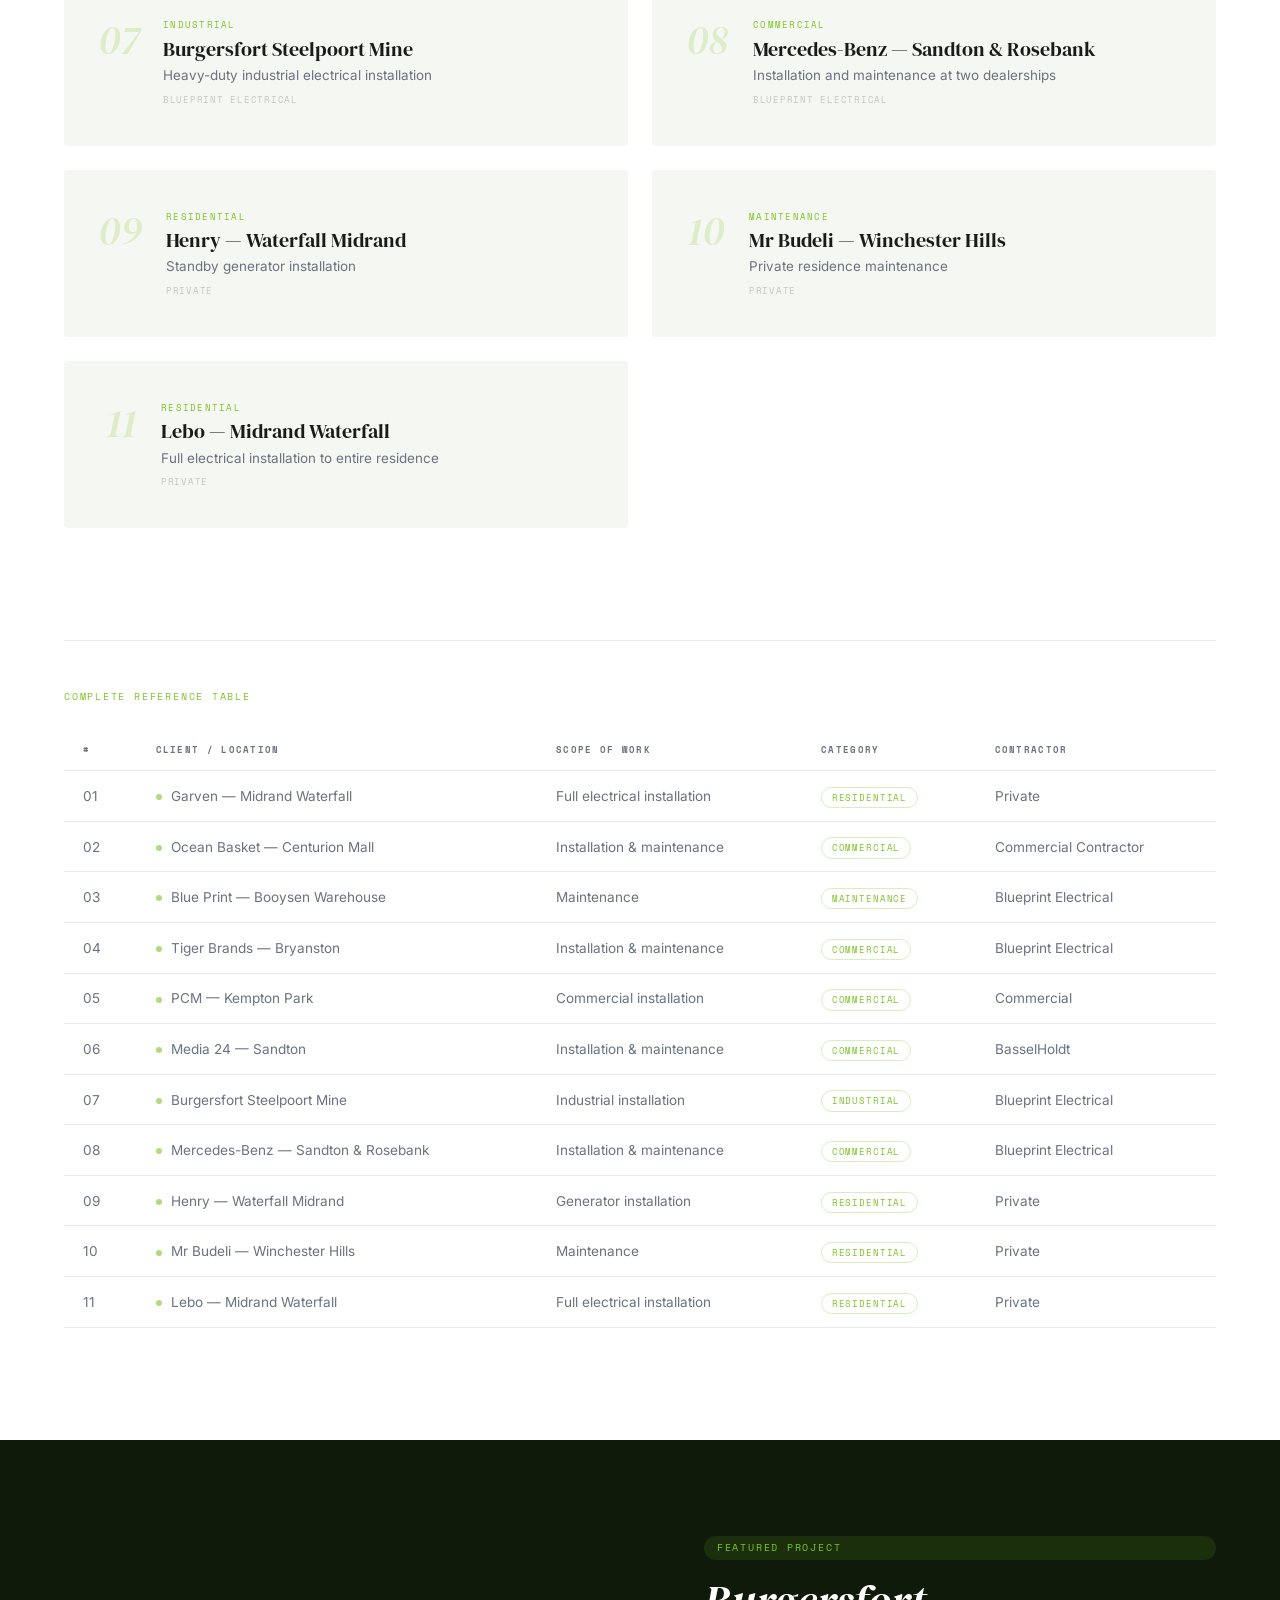
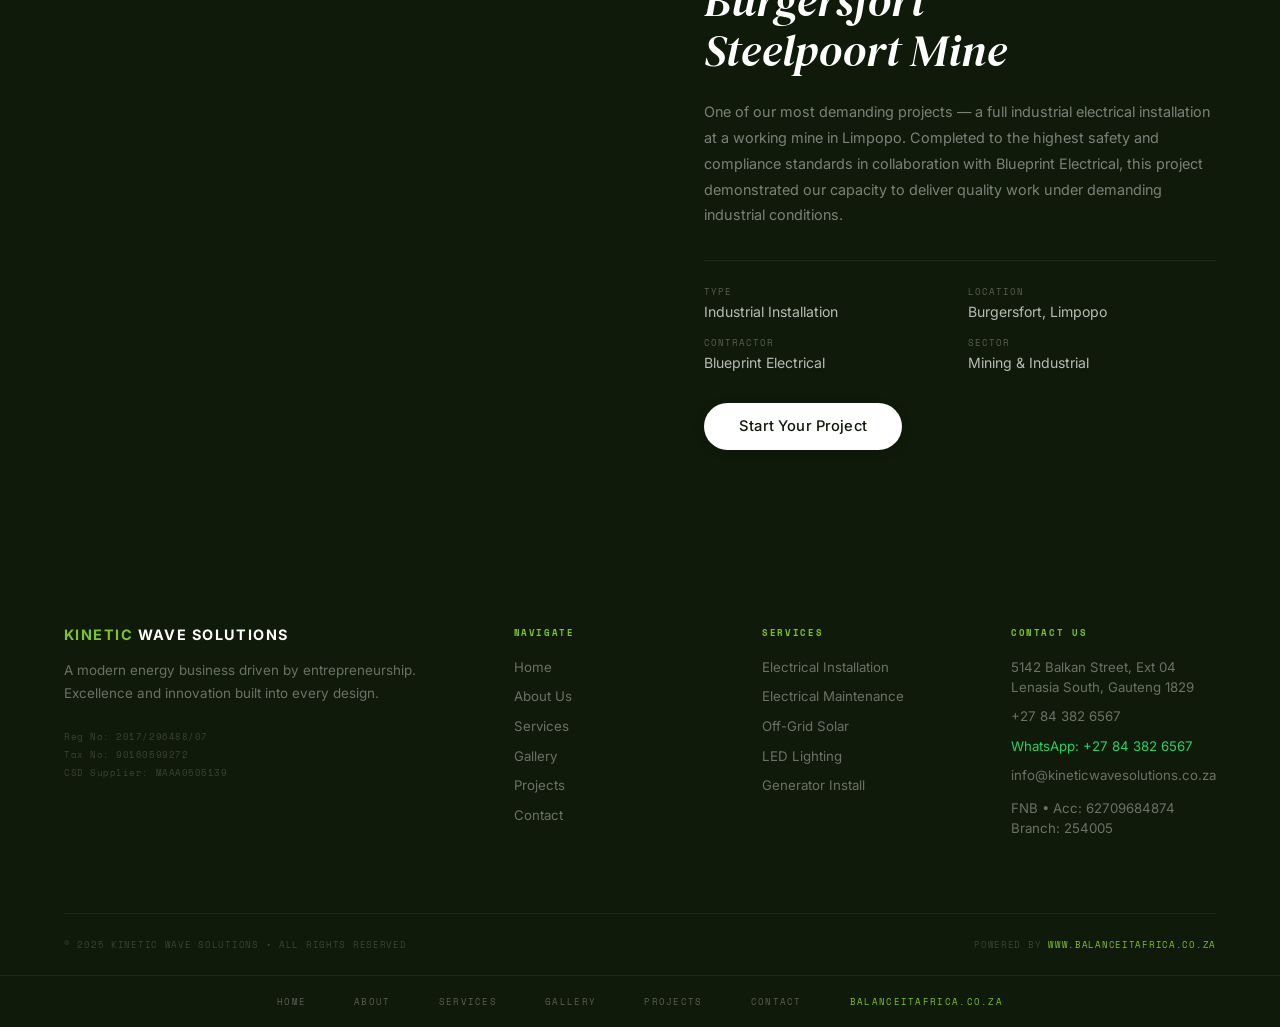
<file: projects.html>
<!DOCTYPE html>
<html lang="en">
<head>

  <!-- SEO -->
  <title>Previous Projects | Solar & Electrical Installations | Kinetic Wave Solutions</title>
  <meta name="description" content="Completed solar & electrical projects across Gauteng — residential, commercial and industrial installations. See our full track record."/>
  <meta name="keywords" content="solar installer near me, solar panels gauteng, solar installation johannesburg, solar installer midrand, off grid solar south africa, ground mount solar, slab roof solar, electrical installation gauteng, DB board installation, kinetic wave solutions"/>
  <meta name="robots" content="index, follow"/>
  <meta name="author" content="Kinetic Wave Solutions"/>
  <meta name="geo.region" content="ZA-GT"/>
  <meta name="geo.placename" content="Gauteng, South Africa"/>
  <meta property="og:type" content="website"/>
  <meta property="og:url" content="https://mbuso121.github.io/projects.html"/>
  <meta property="og:title" content="Previous Projects | Solar & Electrical Installations | Kinetic Wave Solutions"/>
  <meta property="og:description" content="Completed solar & electrical projects across Gauteng — residential, commercial and industrial installations. See our full track record."/>
  <meta property="og:image" content="https://mbuso121.github.io/images/gallery.jpeg"/>
  <meta property="og:locale" content="en_ZA"/>
  <meta property="og:site_name" content="Kinetic Wave Solutions"/>
  <meta name="twitter:card" content="summary_large_image"/>
  <meta name="twitter:title" content="Previous Projects | Solar & Electrical Installations | Kinetic Wave Solutions"/>
  <meta name="twitter:description" content="Completed solar & electrical projects across Gauteng — residential, commercial and industrial installations. See our full track record."/>
  <link rel="canonical" href="https://mbuso121.github.io/projects.html"/>
  <link rel="icon" type="image/svg+xml" href="favicon.svg"/>
  <link rel="sitemap" type="application/xml" href="sitemap.xml"/>
  <script type="application/ld+json">{"@context":"https://schema.org","@type":"LocalBusiness","name":"Kinetic Wave Solutions","description":"Solar panel installation, off-grid systems, electrical installation and maintenance across Gauteng.","url":"https://mbuso121.github.io/","telephone":"+27843826567","email":"info@kineticwavesolutions.co.za","address":{"@type":"PostalAddress","streetAddress":"5142 Balkan Street, Ext 04","addressLocality":"Lenasia South","addressRegion":"Gauteng","postalCode":"1829","addressCountry":"ZA"},"geo":{"@type":"GeoCoordinates","latitude":-26.1714,"longitude":27.8934},"openingHoursSpecification":[{"@type":"OpeningHoursSpecification","dayOfWeek":["Monday","Tuesday","Wednesday","Thursday","Friday"],"opens":"07:00","closes":"17:00"}],"areaServed":["Johannesburg","Midrand","Centurion","Pretoria","Sandton","Kempton Park","Gauteng","South Africa"],"aggregateRating":{"@type":"AggregateRating","ratingValue":"5","reviewCount":"30"}}</script>
  <script type="application/ld+json">{"@context":"https://schema.org","@type":"FAQPage","mainEntity":[{"@type":"Question","name":"How much does solar installation cost in Gauteng?","acceptedAnswer":{"@type":"Answer","text":"Solar costs depend on your energy needs. We offer packages from Level 1 (2x265W panels) to Level 4 (16x265W panels). Contact us on +27 84 382 6567 for a free quote."}},{"@type":"Question","name":"Do you install solar on slab roofs and tile roofs?","acceptedAnswer":{"@type":"Answer","text":"Yes. We install on slab roofs, tile roofs and ground frames across Gauteng. We also do carport solar canopies."}},{"@type":"Question","name":"Are your electricians licensed?","acceptedAnswer":{"@type":"Answer","text":"Yes. All our electricians hold Wireman Licences and are fully accredited to South African safety standards."}},{"@type":"Question","name":"Which areas in Gauteng do you service?","acceptedAnswer":{"@type":"Answer","text":"We service Johannesburg, Midrand, Sandton, Centurion, Pretoria, Kempton Park, Boksburg, Roodepoort and all surrounding Gauteng areas."}}]}</script>
  <!-- END SEO -->
<meta charset="UTF-8"/>
<meta name="viewport" content="width=device-width,initial-scale=1"/>
<link rel="stylesheet" href="style.css"/>
<style>
.page-hero {
  height: 60vh; min-height: 400px;
  position: relative; display: flex; align-items: flex-end;
  padding: 0 5vw 5rem; overflow: hidden;
}
.ph-bg {
  position: absolute; inset: 0;
  background: url('images/gallery13.jpeg') center/cover no-repeat
}
.ph-bg::after {
  content: ''; position: absolute; inset: 0;
  background: linear-gradient(to top, rgba(10,20,5,0.78) 0%, rgba(10,20,5,0.2) 55%);
}
.ph-content { position: relative; z-index: 2; }
.ph-label { font-family: var(--mono); font-size: 0.62rem; letter-spacing: 0.2em; text-transform: uppercase; color: var(--green); margin-bottom: 1rem; display: block; }
.ph-title { font-family: var(--serif); font-weight: 400; font-size: clamp(2.5rem,6vw,5rem); color: var(--white); line-height: 1.05; }
.ph-title em { font-style: italic; }

/* STATS STRIP */
#stats-strip {
  display: grid; grid-template-columns: repeat(5,1fr);
  background: var(--green);
}
.ss-item {
  padding: 2rem;
  border-right: 1px solid rgba(255,255,255,0.2);
  text-align: center;
}
.ss-item:last-child { border-right: none; }
.ss-n {
  font-family: var(--serif); font-size: 2.5rem;
  color: var(--white); line-height: 1; margin-bottom: 0.3rem;
}
.ss-l {
  font-family: var(--mono); font-size: 0.56rem;
  letter-spacing: 0.12em; text-transform: uppercase;
  color: rgba(255,255,255,0.65);
}

/* PROJECTS GRID */
#proj-section {
  padding: 7rem 5vw;
  background: var(--white);
}
.proj-head {
  display: grid; grid-template-columns: 1fr 1fr;
  gap: 3rem; align-items: end; margin-bottom: 4rem;
}
.proj-cards {
  display: grid; grid-template-columns: repeat(2,1fr);
  gap: 1.5rem;
}
.proj-card {
  background: var(--offwhite); border-radius: 4px;
  padding: 2.5rem 2rem;
  border-left: 3px solid transparent;
  transition: border-color 0.3s, box-shadow 0.3s;
  display: grid; grid-template-columns: auto 1fr; gap: 1.5rem; align-items: start;
}
.proj-card:hover { border-left-color: var(--green); box-shadow: 0 4px 20px rgba(0,0,0,0.07); }
.proj-card-n {
  font-family: var(--serif); font-style: italic;
  font-size: 2.5rem; color: rgba(125,197,39,0.2); line-height: 1;
  min-width: 38px; text-align: right; padding-top: 0.1rem;
}
.proj-card-cat {
  font-family: var(--mono); font-size: 0.56rem;
  letter-spacing: 0.14em; text-transform: uppercase;
  color: var(--green); margin-bottom: 0.4rem;
}
.proj-card-title {
  font-family: var(--serif); font-size: 1.25rem;
  color: var(--text); margin-bottom: 0.4rem; line-height: 1.15;
}
.proj-card-scope { font-size: 0.84rem; color: var(--muted); }
.proj-card-contractor {
  font-family: var(--mono); font-size: 0.58rem;
  letter-spacing: 0.08em; text-transform: uppercase;
  color: rgba(0,0,0,0.2); margin-top: 0.6rem;
}

/* FULL TABLE */
#table-section {
  padding: 0 5vw 7rem;
  background: var(--white);
}
.ts-label {
  font-family: var(--mono); font-size: 0.62rem;
  letter-spacing: 0.18em; text-transform: uppercase;
  color: var(--green); margin-bottom: 1.5rem;
  padding-top: 3rem; border-top: 1px solid var(--border);
}
table.ref-tbl { width: 100%; border-collapse: collapse; }
.ref-tbl th {
  font-family: var(--mono); font-size: 0.58rem;
  letter-spacing: 0.14em; text-transform: uppercase;
  color: var(--muted); padding: 0.9rem 1.2rem;
  text-align: left; border-bottom: 1px solid var(--border);
}
.ref-tbl td {
  padding: 1.05rem 1.2rem; font-size: 0.85rem;
  color: var(--muted); border-bottom: 1px solid var(--border);
  transition: color 0.2s;
}
.ref-tbl tr:hover td { color: var(--text); background: var(--offwhite); }
.ref-tbl .dot {
  display: inline-block; width: 6px; height: 6px;
  border-radius: 50%; background: var(--green);
  margin-right: 0.6rem; opacity: 0.6; vertical-align: middle;
}
.ref-tbl .badge {
  font-family: var(--mono); font-size: 0.54rem;
  letter-spacing: 0.1em; text-transform: uppercase;
  border: 1px solid rgba(125,197,39,0.3);
  color: var(--green); padding: 0.2rem 0.6rem;
  border-radius: 999px;
}

/* FEATURED */
#featured {
  background: var(--dark);
  display: grid; grid-template-columns: 1fr 1fr;
  min-height: 520px;
}
.feat-img {
  background: url('images/gallery41.jpeg') center/cover no-repeat
  position: relative; min-height: 400px;
}
.feat-img::after {
  content: ''; position: absolute; inset: 0;
  background: linear-gradient(to right, transparent 60%, var(--dark) 100%);
}
.feat-body {
  padding: 6rem 5vw;
  display: flex; flex-direction: column; justify-content: center;
}
.feat-label {
  font-family: var(--mono); font-size: 0.62rem;
  letter-spacing: 0.18em; text-transform: uppercase;
  color: var(--green); margin-bottom: 1rem;
  display: inline-block; background: rgba(125,197,39,0.12);
  padding: 0.3rem 0.8rem; border-radius: 999px;
}
.feat-h {
  font-family: var(--serif); font-weight: 400; font-style: italic;
  font-size: clamp(2rem,3.5vw,3rem); color: var(--white);
  line-height: 1.1; margin-bottom: 1.5rem;
}
.feat-p { font-size: 0.9rem; color: rgba(255,255,255,0.45); line-height: 1.8; margin-bottom: 2rem; }
.feat-details {
  display: grid; grid-template-columns: 1fr 1fr; gap: 1rem;
  margin-bottom: 2rem;
  border-top: 1px solid rgba(255,255,255,0.07);
  padding-top: 1.5rem;
}
.fd-label {
  font-family: var(--mono); font-size: 0.54rem;
  letter-spacing: 0.12em; text-transform: uppercase;
  color: rgba(255,255,255,0.3); margin-bottom: 0.3rem;
}
.fd-val { font-size: 0.88rem; color: rgba(255,255,255,0.7); }

@media(max-width:860px) {
  #stats-strip { grid-template-columns: 1fr 1fr; }
  #proj-section { padding: 4rem 1.2rem; }
  .proj-head { grid-template-columns: 1fr; }
  .proj-cards { grid-template-columns: 1fr; }
  #table-section { padding: 0 1.2rem 4rem; overflow-x: auto; }
  #featured { grid-template-columns: 1fr; }
  .feat-img { min-height: 240px; }
  .feat-body { padding: 3rem 1.2rem; }
}

.hero-video {
  position: absolute; inset: 0;
  width: 100%; height: 100%;
  object-fit: cover;
  opacity: 0.55;
  z-index: 0;
}


@media(max-width:860px){
  .page-hero{height:45vh;min-height:300px;padding:0 1.2rem 3rem}
  #stats-strip{grid-template-columns:1fr 1fr}
  #proj-section{padding:4rem 1.2rem}
  .proj-head{grid-template-columns:1fr}
  .proj-cards{grid-template-columns:1fr}
  #table-section{padding:0 1.2rem 4rem;overflow-x:auto}
  #featured{grid-template-columns:1fr}
  .feat-img{min-height:240px}
  .feat-body{padding:3rem 1.2rem}
}
</style>
</head>
<body data-page="projects" data-solidnav="1">
<div class="page-wrap">

<div class="page-hero">
  <div class="ph-bg"></div>
  <div class="ph-content">
    <span class="ph-label">Track Record</span>
    <h1 class="ph-title">Previous<br/><em>Projects</em></h1>
  </div>
</div>

<!-- STATS STRIP -->
<div id="stats-strip">
  <div class="ss-item reveal"><div class="ss-n">300+</div><div class="ss-l">Homes Completed</div></div>
  <div class="ss-item reveal d1"><div class="ss-n">150+</div><div class="ss-l">Happy Clients</div></div>
  <div class="ss-item reveal d2"><div class="ss-n">5</div><div class="ss-l">Provinces Served</div></div>
  <div class="ss-item reveal d3"><div class="ss-n">20+</div><div class="ss-l">Project Types</div></div>
  <div class="ss-item reveal d4"><div class="ss-n">0</div><div class="ss-l">Redos Needed</div></div>
</div>

<!-- PROJECT CARDS -->
<section id="proj-section">
  <div class="proj-head">
    <div class="reveal">
      <span class="label-tag">All Work</span>
      <h2 class="section-h">Our <em>Projects</em></h2>
    </div>
    <p class="section-p reveal d1">From private residences in Midrand to industrial mines in Limpopo — every project delivered to the highest standard.</p>
  </div>
  <div class="proj-cards">
    <div class="proj-card reveal">
      <div class="proj-card-n">01</div>
      <div>
        <div class="proj-card-cat">Residential</div>
        <div class="proj-card-title">Garven &mdash; Midrand Waterfall</div>
        <div class="proj-card-scope">Full electrical installation to entire private residence</div>
        <div class="proj-card-contractor">Private</div>
      </div>
    </div>
    <div class="proj-card reveal d1">
      <div class="proj-card-n">02</div>
      <div>
        <div class="proj-card-cat">Commercial</div>
        <div class="proj-card-title">Ocean Basket &mdash; Centurion Mall</div>
        <div class="proj-card-scope">Electrical installation and maintenance</div>
        <div class="proj-card-contractor">Commercial Contractor</div>
      </div>
    </div>
    <div class="proj-card reveal">
      <div class="proj-card-n">03</div>
      <div>
        <div class="proj-card-cat">Maintenance</div>
        <div class="proj-card-title">Blue Print &mdash; Booysen Warehouse</div>
        <div class="proj-card-scope">Electrical maintenance of warehouse facility</div>
        <div class="proj-card-contractor">Blueprint Electrical</div>
      </div>
    </div>
    <div class="proj-card reveal d1">
      <div class="proj-card-n">04</div>
      <div>
        <div class="proj-card-cat">Commercial</div>
        <div class="proj-card-title">Tiger Brands &mdash; Bryanston</div>
        <div class="proj-card-scope">Installation and maintenance services</div>
        <div class="proj-card-contractor">Blueprint Electrical</div>
      </div>
    </div>
    <div class="proj-card reveal">
      <div class="proj-card-n">05</div>
      <div>
        <div class="proj-card-cat">Commercial</div>
        <div class="proj-card-title">PCM &mdash; Kempton Park</div>
        <div class="proj-card-scope">Commercial electrical installation</div>
        <div class="proj-card-contractor">Commercial</div>
      </div>
    </div>
    <div class="proj-card reveal d1">
      <div class="proj-card-n">06</div>
      <div>
        <div class="proj-card-cat">Commercial</div>
        <div class="proj-card-title">Media 24 &mdash; Sandton</div>
        <div class="proj-card-scope">Installation and ongoing maintenance</div>
        <div class="proj-card-contractor">BasselHoldt</div>
      </div>
    </div>
    <div class="proj-card reveal">
      <div class="proj-card-n">07</div>
      <div>
        <div class="proj-card-cat">Industrial</div>
        <div class="proj-card-title">Burgersfort Steelpoort Mine</div>
        <div class="proj-card-scope">Heavy-duty industrial electrical installation</div>
        <div class="proj-card-contractor">Blueprint Electrical</div>
      </div>
    </div>
    <div class="proj-card reveal d1">
      <div class="proj-card-n">08</div>
      <div>
        <div class="proj-card-cat">Commercial</div>
        <div class="proj-card-title">Mercedes-Benz &mdash; Sandton &amp; Rosebank</div>
        <div class="proj-card-scope">Installation and maintenance at two dealerships</div>
        <div class="proj-card-contractor">Blueprint Electrical</div>
      </div>
    </div>
    <div class="proj-card reveal">
      <div class="proj-card-n">09</div>
      <div>
        <div class="proj-card-cat">Residential</div>
        <div class="proj-card-title">Henry &mdash; Waterfall Midrand</div>
        <div class="proj-card-scope">Standby generator installation</div>
        <div class="proj-card-contractor">Private</div>
      </div>
    </div>
    <div class="proj-card reveal d1">
      <div class="proj-card-n">10</div>
      <div>
        <div class="proj-card-cat">Maintenance</div>
        <div class="proj-card-title">Mr Budeli &mdash; Winchester Hills</div>
        <div class="proj-card-scope">Private residence maintenance</div>
        <div class="proj-card-contractor">Private</div>
      </div>
    </div>
    <div class="proj-card reveal">
      <div class="proj-card-n">11</div>
      <div>
        <div class="proj-card-cat">Residential</div>
        <div class="proj-card-title">Lebo &mdash; Midrand Waterfall</div>
        <div class="proj-card-scope">Full electrical installation to entire residence</div>
        <div class="proj-card-contractor">Private</div>
      </div>
    </div>
  </div>
</section>

<!-- REFERENCE TABLE -->
<div id="table-section" class="reveal">
  <div class="ts-label">Complete Reference Table</div>
  <table class="ref-tbl">
    <thead>
      <tr>
        <th>#</th>
        <th>Client / Location</th>
        <th>Scope of Work</th>
        <th>Category</th>
        <th>Contractor</th>
      </tr>
    </thead>
    <tbody>
      <tr><td>01</td><td><span class="dot"></span>Garven &mdash; Midrand Waterfall</td><td>Full electrical installation</td><td><span class="badge">Residential</span></td><td>Private</td></tr>
      <tr><td>02</td><td><span class="dot"></span>Ocean Basket &mdash; Centurion Mall</td><td>Installation &amp; maintenance</td><td><span class="badge">Commercial</span></td><td>Commercial Contractor</td></tr>
      <tr><td>03</td><td><span class="dot"></span>Blue Print &mdash; Booysen Warehouse</td><td>Maintenance</td><td><span class="badge">Maintenance</span></td><td>Blueprint Electrical</td></tr>
      <tr><td>04</td><td><span class="dot"></span>Tiger Brands &mdash; Bryanston</td><td>Installation &amp; maintenance</td><td><span class="badge">Commercial</span></td><td>Blueprint Electrical</td></tr>
      <tr><td>05</td><td><span class="dot"></span>PCM &mdash; Kempton Park</td><td>Commercial installation</td><td><span class="badge">Commercial</span></td><td>Commercial</td></tr>
      <tr><td>06</td><td><span class="dot"></span>Media 24 &mdash; Sandton</td><td>Installation &amp; maintenance</td><td><span class="badge">Commercial</span></td><td>BasselHoldt</td></tr>
      <tr><td>07</td><td><span class="dot"></span>Burgersfort Steelpoort Mine</td><td>Industrial installation</td><td><span class="badge">Industrial</span></td><td>Blueprint Electrical</td></tr>
      <tr><td>08</td><td><span class="dot"></span>Mercedes-Benz &mdash; Sandton &amp; Rosebank</td><td>Installation &amp; maintenance</td><td><span class="badge">Commercial</span></td><td>Blueprint Electrical</td></tr>
      <tr><td>09</td><td><span class="dot"></span>Henry &mdash; Waterfall Midrand</td><td>Generator installation</td><td><span class="badge">Residential</span></td><td>Private</td></tr>
      <tr><td>10</td><td><span class="dot"></span>Mr Budeli &mdash; Winchester Hills</td><td>Maintenance</td><td><span class="badge">Residential</span></td><td>Private</td></tr>
      <tr><td>11</td><td><span class="dot"></span>Lebo &mdash; Midrand Waterfall</td><td>Full electrical installation</td><td><span class="badge">Residential</span></td><td>Private</td></tr>
    </tbody>
  </table>
</div>

<!-- FEATURED PROJECT -->
<section id="featured">
  <div class="feat-img"></div>
  <div class="feat-body reveal">
    <span class="feat-label">Featured Project</span>
    <h2 class="feat-h">Burgersfort<br/>Steelpoort Mine</h2>
    <p class="feat-p">One of our most demanding projects — a full industrial electrical installation at a working mine in Limpopo. Completed to the highest safety and compliance standards in collaboration with Blueprint Electrical, this project demonstrated our capacity to deliver quality work under demanding industrial conditions.</p>
    <div class="feat-details">
      <div><div class="fd-label">Type</div><div class="fd-val">Industrial Installation</div></div>
      <div><div class="fd-label">Location</div><div class="fd-val">Burgersfort, Limpopo</div></div>
      <div><div class="fd-label">Contractor</div><div class="fd-val">Blueprint Electrical</div></div>
      <div><div class="fd-label">Sector</div><div class="fd-val">Mining &amp; Industrial</div></div>
    </div>
    <a href="contact.html" class="pill-btn" style="align-self:flex-start">Start Your Project</a>
  </div>
</section>

</div>
<script src="nav.js"></script>
</body>
</html>
</file>
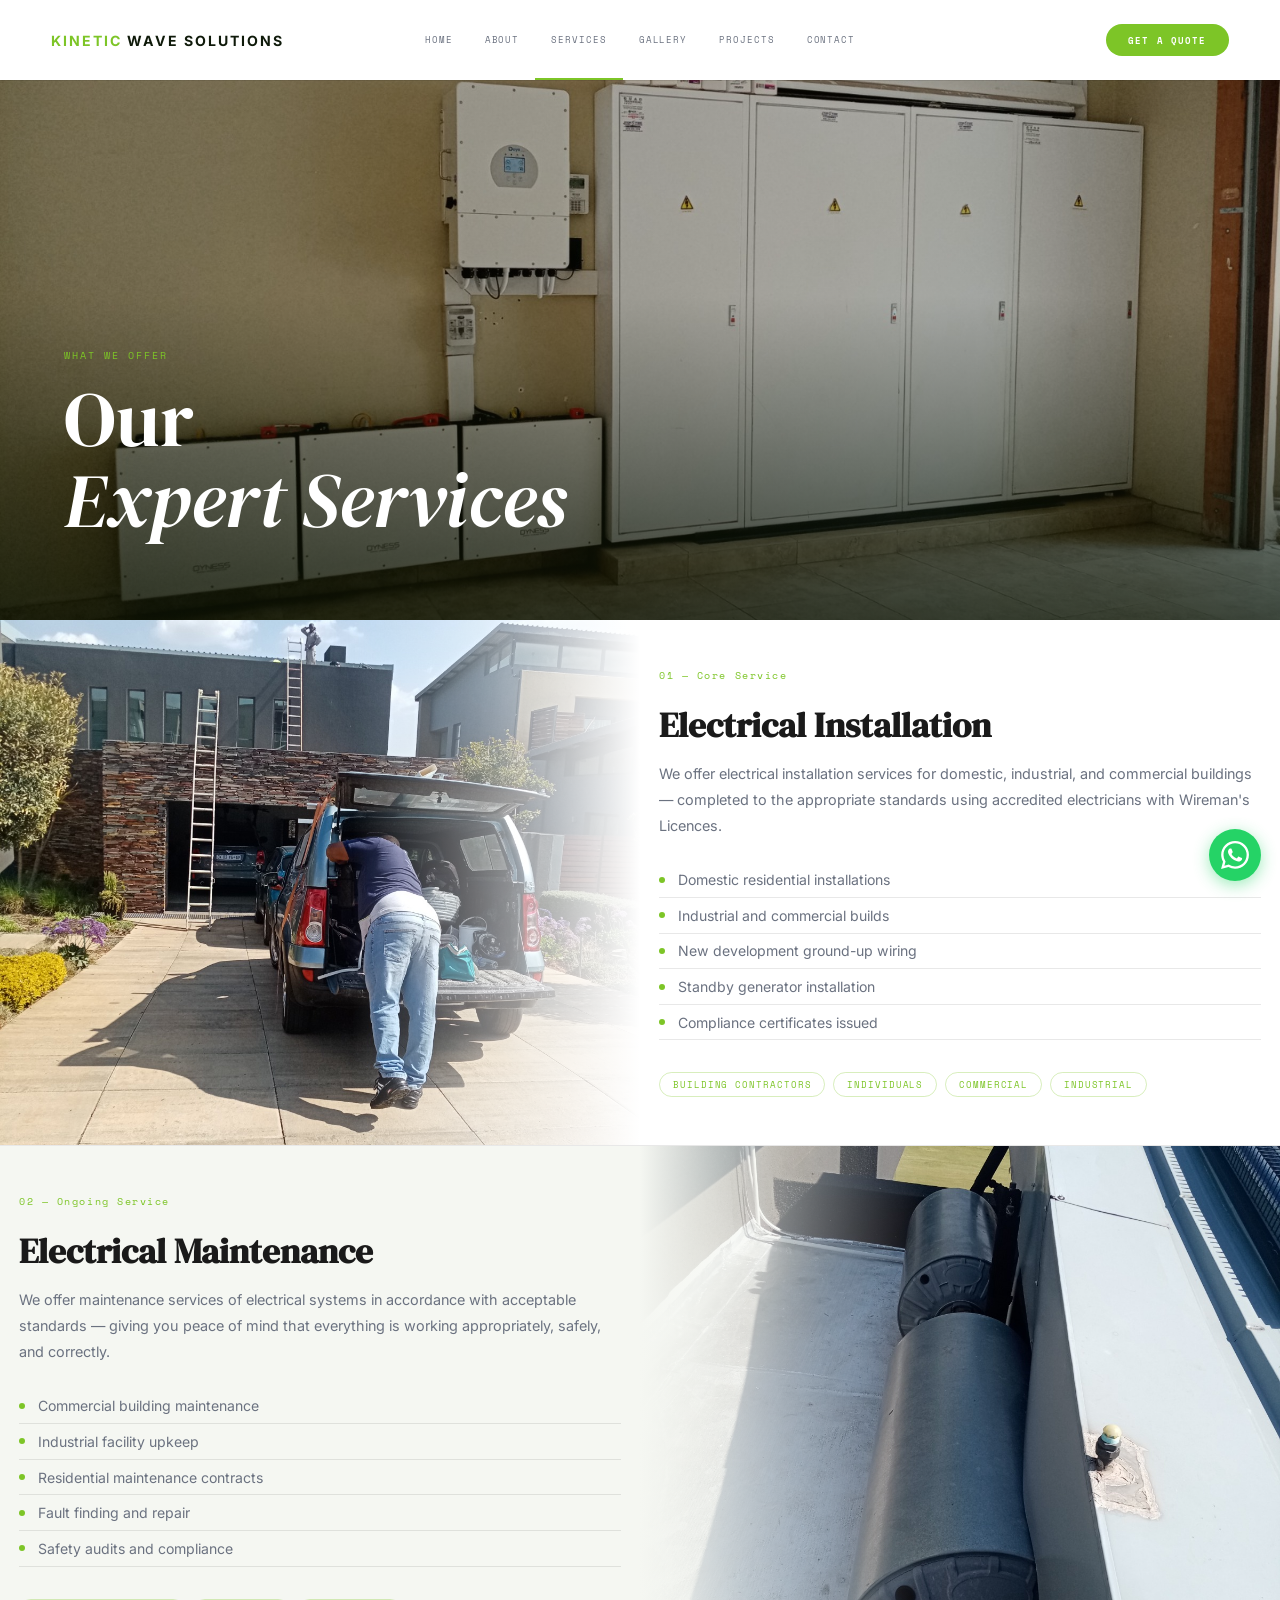
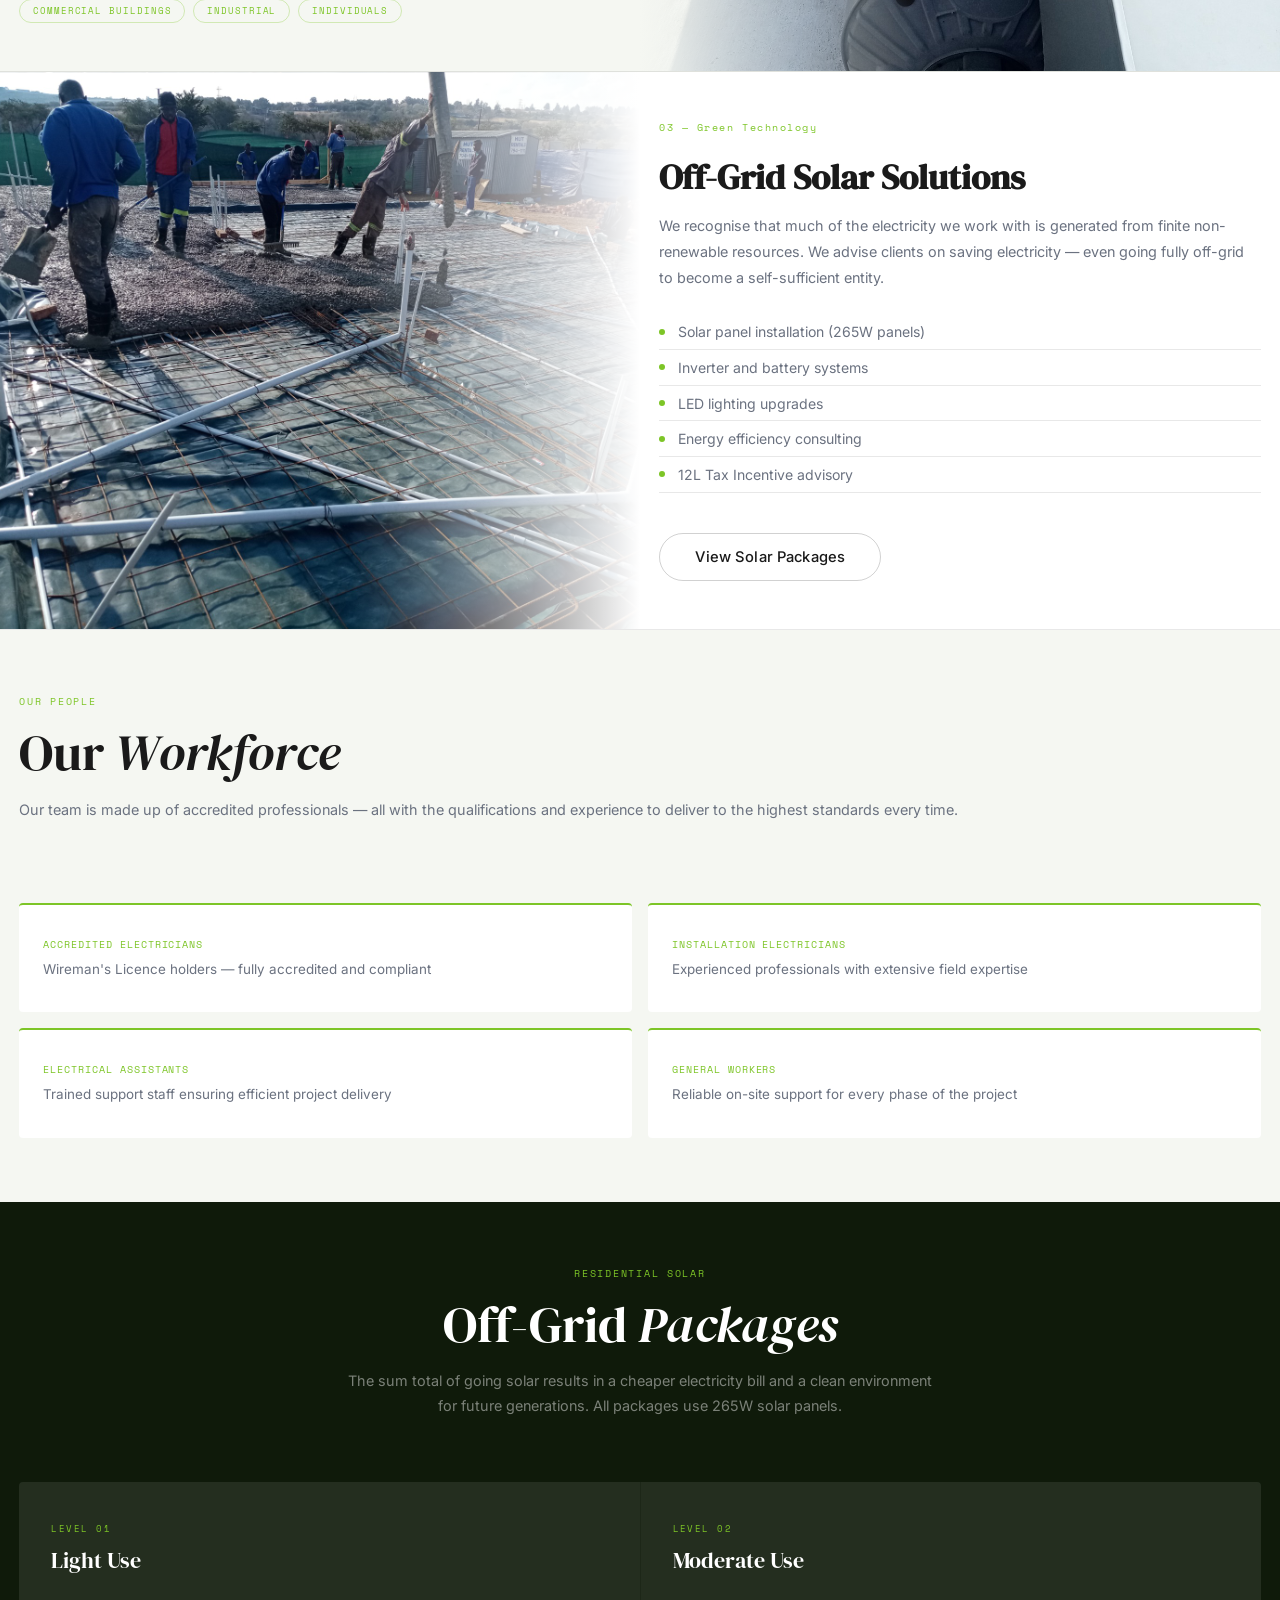
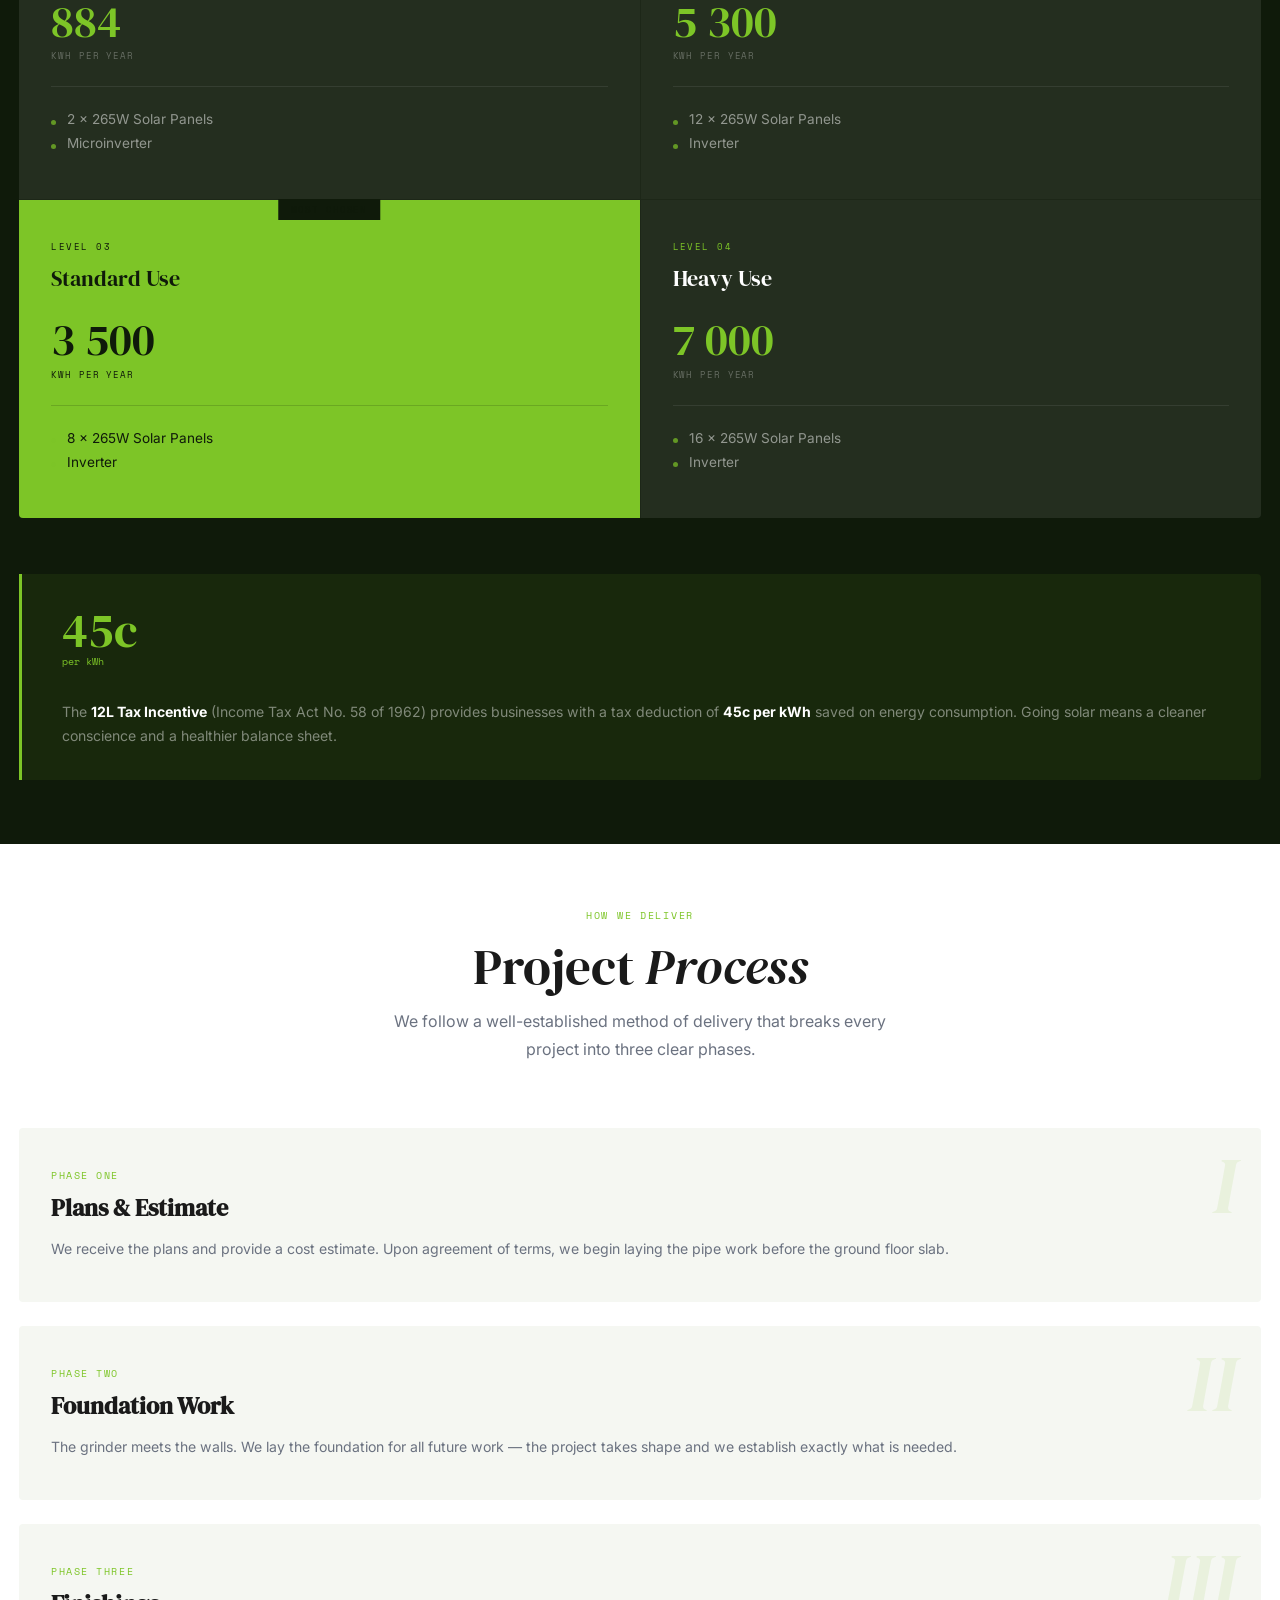
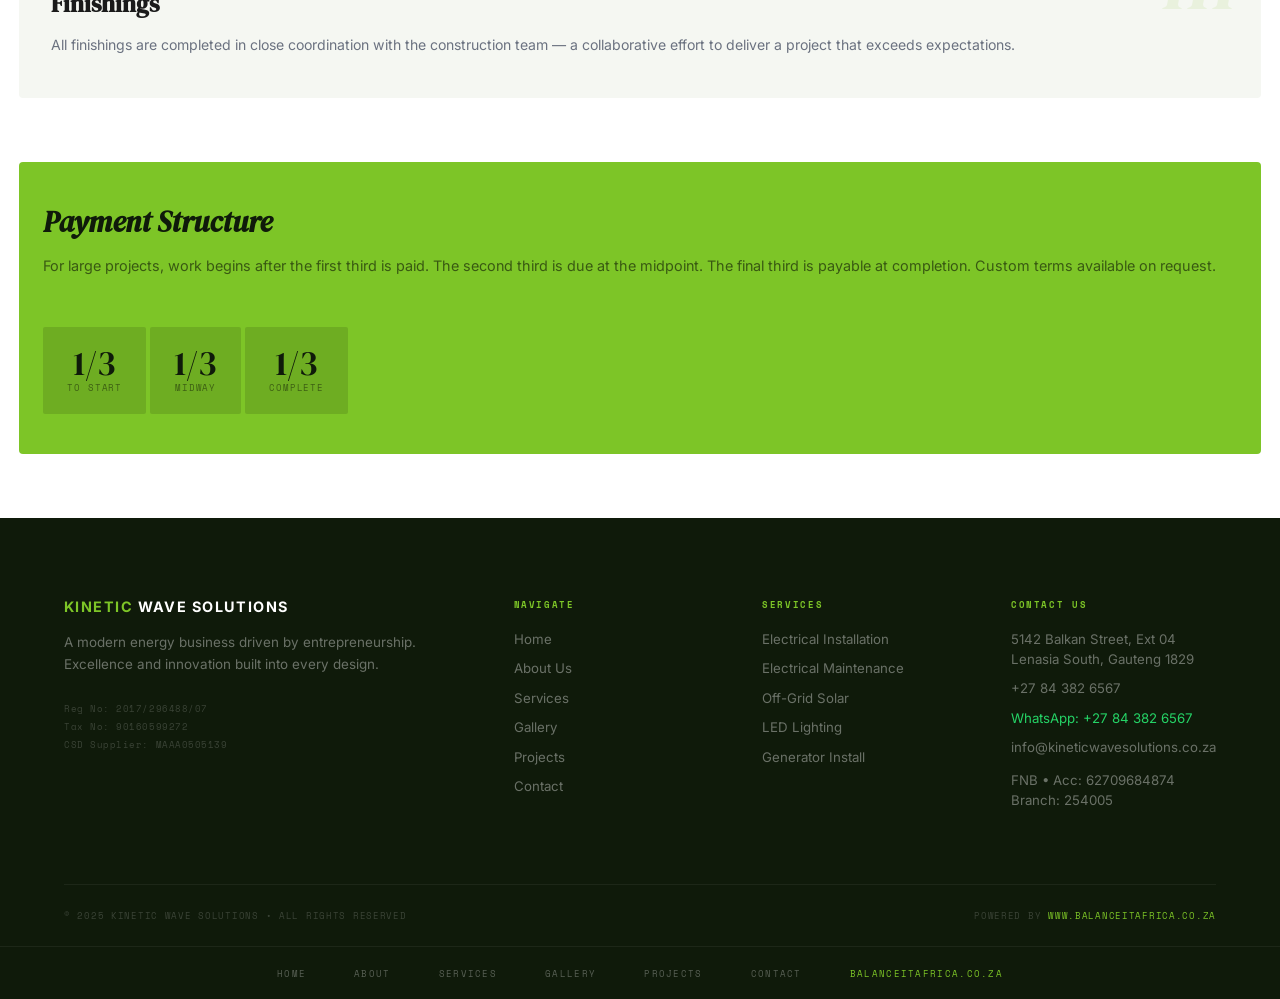
<file: services.html>
<!DOCTYPE html>
<html lang="en">
<head>

  <!-- SEO -->
  <title>Solar Installation Services | Ground Mount, Roof & Slab | Kinetic Wave Solutions</title>
  <meta name="description" content="Solar panel installation on ground frames, tile & slab roofs. Off-grid systems, electrical installation & maintenance across Gauteng. Free quote available."/>
  <meta name="keywords" content="solar installer near me, solar panels gauteng, solar installation johannesburg, solar installer midrand, off grid solar south africa, ground mount solar, slab roof solar, electrical installation gauteng, DB board installation, kinetic wave solutions"/>
  <meta name="robots" content="index, follow"/>
  <meta name="author" content="Kinetic Wave Solutions"/>
  <meta name="geo.region" content="ZA-GT"/>
  <meta name="geo.placename" content="Gauteng, South Africa"/>
  <meta property="og:type" content="website"/>
  <meta property="og:url" content="https://mbuso121.github.io/services.html"/>
  <meta property="og:title" content="Solar Installation Services | Ground Mount, Roof & Slab | Kinetic Wave Solutions"/>
  <meta property="og:description" content="Solar panel installation on ground frames, tile & slab roofs. Off-grid systems, electrical installation & maintenance across Gauteng. Free quote available."/>
  <meta property="og:image" content="https://mbuso121.github.io/images/gallery.jpeg"/>
  <meta property="og:locale" content="en_ZA"/>
  <meta property="og:site_name" content="Kinetic Wave Solutions"/>
  <meta name="twitter:card" content="summary_large_image"/>
  <meta name="twitter:title" content="Solar Installation Services | Ground Mount, Roof & Slab | Kinetic Wave Solutions"/>
  <meta name="twitter:description" content="Solar panel installation on ground frames, tile & slab roofs. Off-grid systems, electrical installation & maintenance across Gauteng. Free quote available."/>
  <link rel="canonical" href="https://mbuso121.github.io/services.html"/>
  <link rel="icon" type="image/svg+xml" href="favicon.svg"/>
  <link rel="sitemap" type="application/xml" href="sitemap.xml"/>
  <script type="application/ld+json">{"@context":"https://schema.org","@type":"LocalBusiness","name":"Kinetic Wave Solutions","description":"Solar panel installation, off-grid systems, electrical installation and maintenance across Gauteng.","url":"https://mbuso121.github.io/","telephone":"+27843826567","email":"info@kineticwavesolutions.co.za","address":{"@type":"PostalAddress","streetAddress":"5142 Balkan Street, Ext 04","addressLocality":"Lenasia South","addressRegion":"Gauteng","postalCode":"1829","addressCountry":"ZA"},"geo":{"@type":"GeoCoordinates","latitude":-26.1714,"longitude":27.8934},"openingHoursSpecification":[{"@type":"OpeningHoursSpecification","dayOfWeek":["Monday","Tuesday","Wednesday","Thursday","Friday"],"opens":"07:00","closes":"17:00"}],"areaServed":["Johannesburg","Midrand","Centurion","Pretoria","Sandton","Kempton Park","Gauteng","South Africa"],"aggregateRating":{"@type":"AggregateRating","ratingValue":"5","reviewCount":"30"}}</script>
  <script type="application/ld+json">{"@context":"https://schema.org","@type":"FAQPage","mainEntity":[{"@type":"Question","name":"How much does solar installation cost in Gauteng?","acceptedAnswer":{"@type":"Answer","text":"Solar costs depend on your energy needs. We offer packages from Level 1 (2x265W panels) to Level 4 (16x265W panels). Contact us on +27 84 382 6567 for a free quote."}},{"@type":"Question","name":"Do you install solar on slab roofs and tile roofs?","acceptedAnswer":{"@type":"Answer","text":"Yes. We install on slab roofs, tile roofs and ground frames across Gauteng. We also do carport solar canopies."}},{"@type":"Question","name":"Are your electricians licensed?","acceptedAnswer":{"@type":"Answer","text":"Yes. All our electricians hold Wireman Licences and are fully accredited to South African safety standards."}},{"@type":"Question","name":"Which areas in Gauteng do you service?","acceptedAnswer":{"@type":"Answer","text":"We service Johannesburg, Midrand, Sandton, Centurion, Pretoria, Kempton Park, Boksburg, Roodepoort and all surrounding Gauteng areas."}}]}</script>
  <!-- END SEO -->
<meta charset="UTF-8"/>
<meta name="viewport" content="width=device-width,initial-scale=1"/>
<link rel="stylesheet" href="style.css"/>
<style>
.page-hero {
  height: 60vh; min-height: 420px;
  position: relative; display: flex; align-items: flex-end;
  padding: 0 5vw 5rem; overflow: hidden;
}
.ph-bg {
  position: absolute; inset: 0;
  background: url('images/gallery11.jpeg') center/cover no-repeat ;
}
.ph-bg::after {
  content: ''; position: absolute; inset: 0;
  background: linear-gradient(to top, rgba(10,20,5,0.75) 0%, rgba(10,20,5,0.22) 60%);
}
.ph-content { position: relative; z-index: 2; }
.ph-label { font-family: var(--mono); font-size: 0.62rem; letter-spacing: 0.2em; text-transform: uppercase; color: var(--green); margin-bottom: 1rem; display: block; }
.ph-title { font-family: var(--serif); font-weight: 400; font-size: clamp(2.5rem,6vw,5rem); color: var(--white); line-height: 1.05; }
.ph-title em { font-style: italic; }

/* SERVICE FULL BLOCKS */
.svc-block {
  display: grid; grid-template-columns: 1fr 1fr;
  min-height: 500px;
  border-bottom: 1px solid var(--border);
}
.svc-block.flip { direction: rtl; }
.svc-block.flip > * { direction: ltr; }
.svc-img {
  background-size: cover; background-position: center;
  min-height: 400px;
  position: relative; overflow: hidden;
}
.svc-img-overlay {
  position: absolute; inset: 0;
  background: linear-gradient(to right, transparent 55%, var(--white) 100%);
}
.svc-block.flip .svc-img-overlay {
  background: linear-gradient(to left, transparent 55%, var(--white) 100%);
}
.svc-body {
  padding: 6rem 5vw;
  display: flex; flex-direction: column; justify-content: center;
  background: var(--white);
}
.svc-num {
  font-family: var(--mono); font-size: 0.6rem;
  letter-spacing: 0.16em; color: var(--green); margin-bottom: 1.5rem;
}
.svc-h { font-family: var(--serif); font-size: 2.2rem; color: var(--text); margin-bottom: 1rem; line-height: 1.1; }
.svc-p { font-size: 0.9rem; color: var(--muted); line-height: 1.8; margin-bottom: 1.5rem; }
.svc-list { list-style: none; margin-bottom: 2rem; }
.svc-list li {
  font-size: 0.88rem; color: var(--muted);
  padding: 0.55rem 0; border-bottom: 1px solid var(--border);
  display: flex; align-items: center; gap: 0.8rem;
}
.svc-list li::before { content: ''; width: 6px; height: 6px; border-radius: 50%; background: var(--green); flex-shrink: 0; }
.svc-chips { display: flex; flex-wrap: wrap; gap: 0.5rem; }
.chip {
  font-family: var(--mono); font-size: 0.58rem;
  letter-spacing: 0.1em; text-transform: uppercase;
  border: 1px solid rgba(125,197,39,0.3);
  color: var(--green); padding: 0.3rem 0.8rem;
  border-radius: 999px;
}

/* WORKFORCE */
#workforce {
  background: var(--offwhite);
  padding: 6rem 5vw;
  display: grid; grid-template-columns: 1fr 1fr; gap: 5rem; align-items: center;
}
.wf-text .section-h { margin-bottom: 1rem; }
.wf-text p { font-size: 0.9rem; color: var(--muted); line-height: 1.8; }
.wf-grid { display: grid; grid-template-columns: 1fr 1fr; gap: 1rem; }
.wf-card {
  background: var(--white); padding: 2rem 1.5rem;
  border-radius: 4px; border-top: 2px solid var(--green);
}
.wf-role {
  font-family: var(--mono); font-size: 0.6rem;
  letter-spacing: 0.1em; text-transform: uppercase;
  color: var(--green); margin-bottom: 0.5rem;
}
.wf-desc { font-size: 0.84rem; color: var(--muted); line-height: 1.6; }

/* SOLAR PACKAGES */
#solar {
  padding: 7rem 5vw;
  background: var(--dark);
}
.solar-head { text-align: center; max-width: 580px; margin: 0 auto 1rem; }
.solar-head .label-tag { color: var(--green); }
.solar-head .section-h { color: var(--white); }
.solar-sub { text-align: center; font-size: 0.9rem; color: rgba(255,255,255,0.45); line-height: 1.75; max-width: 600px; margin: 1rem auto 4rem; }
.pkg-grid {
  display: grid; grid-template-columns: repeat(4,1fr); gap: 1px;
  background: rgba(255,255,255,0.06);
  border-radius: 4px; overflow: hidden;
}
.pkg {
  background: rgba(255,255,255,0.03);
  padding: 2.5rem 2rem;
  position: relative;
  transition: background 0.3s;
}
.pkg:hover { background: rgba(255,255,255,0.06); }
.pkg.featured { background: var(--green); }
.pkg.featured * { color: var(--dark) !important; }
.best-tag {
  position: absolute; top: -1px; left: 50%; transform: translateX(-50%);
  background: var(--dark); color: var(--green);
  font-family: var(--mono); font-size: 0.56rem;
  letter-spacing: 0.1em; text-transform: uppercase;
  padding: 0.25rem 0.8rem; white-space: nowrap;
}
.pkg-lv {
  font-family: var(--mono); font-size: 0.58rem;
  letter-spacing: 0.16em; text-transform: uppercase;
  color: var(--green); margin-bottom: 0.6rem;
}
.pkg-name {
  font-family: var(--serif); font-size: 1.4rem;
  color: var(--white); margin-bottom: 1.5rem;
}
.pkg-kwh {
  font-family: var(--serif); font-size: 2.8rem;
  color: var(--green); line-height: 1;
}
.pkg-unit {
  font-family: var(--mono); font-size: 0.56rem;
  letter-spacing: 0.1em; text-transform: uppercase;
  color: rgba(255,255,255,0.3); margin: 0.3rem 0 1.5rem;
}
.pkg-div { height: 1px; background: rgba(255,255,255,0.08); margin-bottom: 1.5rem; }
.pkg-line {
  font-size: 0.85rem; color: rgba(255,255,255,0.5);
  margin-bottom: 0.5rem; padding-left: 1rem; position: relative;
}
.pkg-line::before {
  content: ''; position: absolute; left: 0; top: 0.6em;
  width: 5px; height: 5px; border-radius: 50%; background: var(--green); opacity: 0.7;
}

.tax-note {
  margin-top: 3.5rem;
  background: rgba(125,197,39,0.08);
  border-left: 3px solid var(--green);
  padding: 2rem 2.5rem;
  display: grid; grid-template-columns: auto 1fr; gap: 2rem; align-items: center;
  border-radius: 0 4px 4px 0;
}
.tax-n { font-family: var(--serif); font-size: 3rem; color: var(--green); line-height: 1; }
.tax-unit-sm { font-family: var(--mono); font-size: 0.6rem; color: var(--green); }
.tax-body { font-size: 0.88rem; color: rgba(255,255,255,0.45); line-height: 1.7; }
.tax-body strong { color: var(--white); }

/* PROCESS */
#process {
  padding: 7rem 5vw;
  background: var(--white);
}
.process-head { text-align: center; max-width: 520px; margin: 0 auto 4rem; }
.phases-grid {
  display: grid; grid-template-columns: repeat(3,1fr);
  gap: 1.5rem; margin-bottom: 4rem;
}
.phase-card {
  background: var(--offwhite); padding: 2.5rem 2rem;
  border-radius: 4px; position: relative;
}
.phase-num {
  font-family: var(--serif); font-style: italic;
  font-size: 5rem; color: rgba(125,197,39,0.1);
  line-height: 1; position: absolute; top: 1rem; right: 1.5rem;
  pointer-events: none;
}
.phase-label {
  font-family: var(--mono); font-size: 0.6rem;
  letter-spacing: 0.16em; text-transform: uppercase;
  color: var(--green); margin-bottom: 0.8rem;
}
.phase-h {
  font-family: var(--serif); font-size: 1.5rem;
  color: var(--text); margin-bottom: 1rem; line-height: 1.1;
}
.phase-p { font-size: 0.88rem; color: var(--muted); line-height: 1.75; }

.payment-strip {
  background: var(--green); border-radius: 4px;
  padding: 3rem 3.5rem;
  display: grid; grid-template-columns: 1fr auto; gap: 3rem; align-items: center;
}
.ps-text h3 {
  font-family: var(--serif); font-size: 1.8rem; font-style: italic;
  color: var(--dark); margin-bottom: 0.8rem;
}
.ps-text p { font-size: 0.9rem; color: rgba(0,0,0,0.55); line-height: 1.7; }
.ps-thirds { display: flex; gap: 4px; }
.ps-t {
  background: rgba(0,0,0,0.12); padding: 1.2rem 1.5rem;
  text-align: center; border-radius: 2px; min-width: 78px;
}
.ps-t-n { font-family: var(--serif); font-size: 2.2rem; color: var(--dark); line-height: 1; }
.ps-t-l { font-family: var(--mono); font-size: 0.54rem; letter-spacing: 0.1em; text-transform: uppercase; color: rgba(0,0,0,0.45); }

  .svc-block > * { direction: ltr !important; }
  .svc-img { min-height: 240px; }
  .svc-body { padding: 3rem 1.2rem; }
  #workforce { grid-template-columns: 1fr; padding: 4rem 1.2rem; }
  #solar { padding: 4rem 1.2rem; }
  .pkg-grid { grid-template-columns: 1fr 1fr; }
  .tax-note { grid-template-columns: 1fr; }
  #process { padding: 4rem 1.2rem; }
  .phases-grid { grid-template-columns: 1fr; }
  .payment-strip { grid-template-columns: 1fr; padding: 2.5rem 1.5rem; }
}

.hero-video {
  position: absolute; inset: 0;
  width: 100%; height: 100%;
  object-fit: cover;
  opacity: 0.55;
  z-index: 0;
}


@media(max-width:860px){
  .page-hero{height:45vh;min-height:300px;padding:0 1.2rem 3rem}
  .svc-block{grid-template-columns:1fr;direction:ltr!important}
  .svc-block>*{direction:ltr!important}
  .svc-img{min-height:240px}
  .svc-body{padding:3rem 1.2rem}
  #workforce{grid-template-columns:1fr;padding:4rem 1.2rem;gap:2rem}
  .wf-grid{grid-template-columns:1fr 1fr}
  #solar{padding:4rem 1.2rem}
  .pkg-grid{grid-template-columns:1fr 1fr}
  .tax-note{grid-template-columns:1fr}
  #process{padding:4rem 1.2rem}
  .phases-grid{grid-template-columns:1fr}
  .payment-strip{grid-template-columns:1fr;padding:2.5rem 1.5rem}
}
</style>
</head>
<body data-page="services" data-solidnav="1">
<div class="page-wrap">

<div class="page-hero">
  <div class="ph-bg"></div>
  <div class="ph-content">
    <span class="ph-label">What We Offer</span>
    <h1 class="ph-title">Our<br/><em>Expert Services</em></h1>
  </div>
</div>

<!-- SERVICE 1 -->
<div class="svc-block">
  <div class="svc-img" style="background-image:url('images/gallery33.jpeg')" data-edit="SERVICES — Service 1 (Electrical Installation) image">
    <div class="svc-img-overlay"></div>
  </div>
  <div class="svc-body reveal">
    <div class="svc-num">01 &mdash; Core Service</div>
    <h2 class="svc-h">Electrical Installation</h2>
    <p class="svc-p">We offer electrical installation services for domestic, industrial, and commercial buildings — completed to the appropriate standards using accredited electricians with Wireman's Licences.</p>
    <ul class="svc-list">
      <li>Domestic residential installations</li>
      <li>Industrial and commercial builds</li>
      <li>New development ground-up wiring</li>
      <li>Standby generator installation</li>
      <li>Compliance certificates issued</li>
    </ul>
    <div class="svc-chips">
      <span class="chip">Building Contractors</span>
      <span class="chip">Individuals</span>
      <span class="chip">Commercial</span>
      <span class="chip">Industrial</span>
    </div>
  </div>
</div>

<!-- SERVICE 2 -->
<div class="svc-block flip" style="background:var(--offwhite)">
  <div class="svc-img" style="background-image:url('images/gallery31.jpeg')" data-edit="SERVICES — Service 2 (Maintenance) image">
    <div class="svc-img-overlay" style="background:linear-gradient(to left,transparent 55%,var(--offwhite) 100%)"></div>
  </div>
  <div class="svc-body reveal" style="background:var(--offwhite)">
    <div class="svc-num">02 &mdash; Ongoing Service</div>
    <h2 class="svc-h">Electrical Maintenance</h2>
    <p class="svc-p">We offer maintenance services of electrical systems in accordance with acceptable standards — giving you peace of mind that everything is working appropriately, safely, and correctly.</p>
    <ul class="svc-list">
      <li>Commercial building maintenance</li>
      <li>Industrial facility upkeep</li>
      <li>Residential maintenance contracts</li>
      <li>Fault finding and repair</li>
      <li>Safety audits and compliance</li>
    </ul>
    <div class="svc-chips">
      <span class="chip">Commercial Buildings</span>
      <span class="chip">Industrial</span>
      <span class="chip">Individuals</span>
    </div>
  </div>
</div>

<!-- SERVICE 3 -->
<div class="svc-block">
  <div class="svc-img" style="background-image:url('images/gallery40.jpeg')" data-edit="SERVICES — Service 3 (Solar) image">
    <div class="svc-img-overlay"></div>
  </div>
  <div class="svc-body reveal">
    <div class="svc-num">03 &mdash; Green Technology</div>
    <h2 class="svc-h">Off-Grid Solar Solutions</h2>
    <p class="svc-p">We recognise that much of the electricity we work with is generated from finite non-renewable resources. We advise clients on saving electricity — even going fully off-grid to become a self-sufficient entity.</p>
    <ul class="svc-list">
      <li>Solar panel installation (265W panels)</li>
      <li>Inverter and battery systems</li>
      <li>LED lighting upgrades</li>
      <li>Energy efficiency consulting</li>
      <li>12L Tax Incentive advisory</li>
    </ul>
    <a href="#solar" class="pill-btn outline-dark" style="align-self:flex-start;margin-top:0.5rem">View Solar Packages</a>
  </div>
</div>

<!-- WORKFORCE -->
<div id="workforce">
  <div class="wf-text reveal">
    <span class="label-tag">Our People</span>
    <h2 class="section-h">Our <em>Workforce</em></h2>
    <p style="margin-top:1rem">Our team is made up of accredited professionals — all with the qualifications and experience to deliver to the highest standards every time.</p>
  </div>
  <div class="wf-grid reveal d1">
    <div class="wf-card">
      <div class="wf-role">Accredited Electricians</div>
      <div class="wf-desc">Wireman's Licence holders — fully accredited and compliant</div>
    </div>
    <div class="wf-card">
      <div class="wf-role">Installation Electricians</div>
      <div class="wf-desc">Experienced professionals with extensive field expertise</div>
    </div>
    <div class="wf-card">
      <div class="wf-role">Electrical Assistants</div>
      <div class="wf-desc">Trained support staff ensuring efficient project delivery</div>
    </div>
    <div class="wf-card">
      <div class="wf-role">General Workers</div>
      <div class="wf-desc">Reliable on-site support for every phase of the project</div>
    </div>
  </div>
</div>

<!-- SOLAR PACKAGES -->
<section id="solar">
  <div class="solar-head reveal">
    <span class="label-tag">Residential Solar</span>
    <h2 class="section-h">Off-Grid <em>Packages</em></h2>
  </div>
  <p class="solar-sub reveal d1">The sum total of going solar results in a cheaper electricity bill and a clean environment for future generations. All packages use 265W solar panels.</p>
  <div class="pkg-grid reveal d2">
    <div class="pkg">
      <div class="pkg-lv">Level 01</div>
      <div class="pkg-name">Light Use</div>
      <div class="pkg-kwh">884</div>
      <div class="pkg-unit">kWh per year</div>
      <div class="pkg-div"></div>
      <div class="pkg-line">2 &times; 265W Solar Panels</div>
      <div class="pkg-line">Microinverter</div>
    </div>
    <div class="pkg">
      <div class="pkg-lv">Level 02</div>
      <div class="pkg-name">Moderate Use</div>
      <div class="pkg-kwh">5 300</div>
      <div class="pkg-unit">kWh per year</div>
      <div class="pkg-div"></div>
      <div class="pkg-line">12 &times; 265W Solar Panels</div>
      <div class="pkg-line">Inverter</div>
    </div>
    <div class="pkg featured">
      <div class="best-tag">Most Chosen</div>
      <div class="pkg-lv">Level 03</div>
      <div class="pkg-name">Standard Use</div>
      <div class="pkg-kwh">3 500</div>
      <div class="pkg-unit">kWh per year</div>
      <div class="pkg-div" style="background:rgba(0,0,0,0.15)"></div>
      <div class="pkg-line">8 &times; 265W Solar Panels</div>
      <div class="pkg-line">Inverter</div>
    </div>
    <div class="pkg">
      <div class="pkg-lv">Level 04</div>
      <div class="pkg-name">Heavy Use</div>
      <div class="pkg-kwh">7 000</div>
      <div class="pkg-unit">kWh per year</div>
      <div class="pkg-div"></div>
      <div class="pkg-line">16 &times; 265W Solar Panels</div>
      <div class="pkg-line">Inverter</div>
    </div>
  </div>
  <div class="tax-note reveal">
    <div><div class="tax-n">45c</div><div class="tax-unit-sm">per kWh</div></div>
    <p class="tax-body">The <strong>12L Tax Incentive</strong> (Income Tax Act No. 58 of 1962) provides businesses with a tax deduction of <strong>45c per kWh</strong> saved on energy consumption. Going solar means a cleaner conscience and a healthier balance sheet.</p>
  </div>
</section>

<!-- PROCESS -->
<section id="process">
  <div class="process-head reveal">
    <span class="label-tag">How We Deliver</span>
    <h2 class="section-h">Project <em>Process</em></h2>
    <p class="section-p" style="margin:0.8rem auto 0;text-align:center">We follow a well-established method of delivery that breaks every project into three clear phases.</p>
  </div>
  <div class="phases-grid">
    <div class="phase-card reveal">
      <div class="phase-num">I</div>
      <div class="phase-label">Phase One</div>
      <h3 class="phase-h">Plans &amp; Estimate</h3>
      <p class="phase-p">We receive the plans and provide a cost estimate. Upon agreement of terms, we begin laying the pipe work before the ground floor slab.</p>
    </div>
    <div class="phase-card reveal d1">
      <div class="phase-num">II</div>
      <div class="phase-label">Phase Two</div>
      <h3 class="phase-h">Foundation Work</h3>
      <p class="phase-p">The grinder meets the walls. We lay the foundation for all future work — the project takes shape and we establish exactly what is needed.</p>
    </div>
    <div class="phase-card reveal d2">
      <div class="phase-num">III</div>
      <div class="phase-label">Phase Three</div>
      <h3 class="phase-h">Finishings</h3>
      <p class="phase-p">All finishings are completed in close coordination with the construction team — a collaborative effort to deliver a project that exceeds expectations.</p>
    </div>
  </div>
  <div class="payment-strip reveal">
    <div class="ps-text">
      <h3>Payment Structure</h3>
      <p>For large projects, work begins after the first third is paid. The second third is due at the midpoint. The final third is payable at completion. Custom terms available on request.</p>
    </div>
    <div class="ps-thirds">
      <div class="ps-t"><div class="ps-t-n">1/3</div><div class="ps-t-l">To Start</div></div>
      <div class="ps-t"><div class="ps-t-n">1/3</div><div class="ps-t-l">Midway</div></div>
      <div class="ps-t"><div class="ps-t-n">1/3</div><div class="ps-t-l">Complete</div></div>
    </div>
  </div>
</section>

</div>
<script src="nav.js"></script>
</body>
</html>
</file>
<file: style.css>
@import url('https://fonts.googleapis.com/css2?family=DM+Serif+Display:ital@0;1&family=Inter:wght@300;400;500;600;700&family=Space+Mono:wght@400;700&display=swap');

:root {
  --green:    #7DC527;
  --green2:   #6aad1f;
  --dark:     #0f1a0a;
  --white:    #ffffff;
  --offwhite: #f5f7f2;
  --text:     #1a1a1a;
  --muted:    #6b7280;
  --border:   rgba(0,0,0,0.09);
  --serif:    'DM Serif Display', serif;
  --sans:     'Inter', sans-serif;
  --mono:     'Space Mono', monospace;
  --nav-h:    80px;
}

@media (max-width: 860px) {
  :root { --nav-h: 64px; }
}

*, *::before, *::after { box-sizing: border-box; margin: 0; padding: 0; }
html { scroll-behavior: smooth; }
body {
  font-family: var(--sans);
  color: var(--text);
  background: var(--white);
  -webkit-font-smoothing: antialiased;
  overflow-x: hidden;
}
::-webkit-scrollbar { width: 3px; }
::-webkit-scrollbar-thumb { background: var(--green); }


#nav {
  position: fixed;
  top: 0; left: 0; right: 0;
  z-index: 9000;
  height: var(--nav-h);
  display: grid;
  grid-template-columns: 1fr auto 1fr;
  align-items: center;
  padding: 0 4vw;
  gap: 1rem;
  transition: background 0.35s, box-shadow 0.35s;
}
#nav.is-transparent { background: transparent; }
#nav.is-solid {
  background: rgba(255,255,255,0.98);
  box-shadow: 0 1px 0 var(--border);
  backdrop-filter: blur(14px);
}

/* Logo — left column */
.nav-logo {
  font-family: var(--sans);
  font-weight: 700;
  font-size: 0.88rem;
  letter-spacing: 0.14em;
  text-transform: uppercase;
  text-decoration: none;
  color: var(--white);
  transition: color 0.3s;
  white-space: nowrap;
  justify-self: start;
}
#nav.is-solid .nav-logo { color: var(--dark); }
.nav-logo strong { color: var(--green); }

/* Links — centre column */
.nav-links {
  display: flex;
  align-items: center;
  gap: 0;
  list-style: none;
  height: var(--nav-h);
  justify-self: center;
}
.nav-links li a {
  display: flex;
  align-items: center;
  height: var(--nav-h);
  padding: 0 1rem;
  font-family: var(--mono);
  font-size: 0.58rem;
  letter-spacing: 0.1em;
  text-transform: uppercase;
  color: rgba(255,255,255,0.85);
  text-decoration: none;
  border-bottom: 2px solid transparent;
  transition: color 0.2s, border-color 0.2s;
  white-space: nowrap;
}
#nav.is-solid .nav-links li a { color: var(--muted); }
.nav-links li a:hover  { color: var(--green); border-bottom-color: var(--green); }
.nav-links li a.active { color: var(--green); border-bottom-color: var(--green); }

/* Right side: CTA + hamburger */
.nav-right {
  display: flex;
  align-items: center;
  gap: 1rem;
  justify-self: end;
}
.nav-cta {
  font-family: var(--mono);
  font-size: 0.58rem;
  letter-spacing: 0.12em;
  text-transform: uppercase;
  font-weight: 700;
  background: var(--green);
  color: var(--white);
  padding: 0.6rem 1.4rem;
  border-radius: 999px;
  border: none;
  cursor: pointer;
  text-decoration: none;
  white-space: nowrap;
  transition: background 0.2s, transform 0.15s;
}
.nav-cta:hover { background: var(--green2); transform: translateY(-1px); }

/* Hamburger */
.ham {
  display: none;
  flex-direction: column;
  align-items: center;
  justify-content: center;
  gap: 6px;
  cursor: pointer;
  background: rgba(255,255,255,0.1);
  border: 1.5px solid rgba(255,255,255,0.3);
  border-radius: 8px;
  padding: 0;
  width: 44px;
  height: 44px;
  flex-shrink: 0;
  -webkit-tap-highlight-color: transparent;
  transition: background 0.2s, border-color 0.2s;
}
.ham:hover { background: rgba(255,255,255,0.2); }
.ham span {
  width: 22px;
  height: 2px;
  background: var(--white);
  display: block;
  border-radius: 3px;
  transition: transform 0.3s ease, opacity 0.3s ease;
  transform-origin: center;
}
#nav.is-solid .ham {
  background: rgba(0,0,0,0.06);
  border-color: rgba(0,0,0,0.15);
}
#nav.is-solid .ham span { background: var(--dark); }

/* Mobile drawer */
#nav-drawer {
  display: none;
  position: fixed;
  top: var(--nav-h); left: 0; right: 0;
  z-index: 8999;
  background: var(--white);
  border-bottom: 1px solid var(--border);
  box-shadow: 0 8px 30px rgba(0,0,0,0.1);
  flex-direction: column;
}
#nav-drawer.open { display: flex; }
#nav-drawer a {
  font-family: var(--mono);
  font-size: 0.66rem;
  letter-spacing: 0.1em;
  text-transform: uppercase;
  color: var(--muted);
  padding: 1rem 5vw;
  border-bottom: 1px solid var(--border);
  text-decoration: none;
  transition: color 0.2s, background 0.2s;
}
#nav-drawer a:hover { color: var(--green); background: var(--offwhite); }
#nav-drawer a:last-child { color: var(--green); font-weight: 700; border-bottom: none; }

/*page wrapper*/
.page-wrap { padding-top: var(--nav-h); }
.page-wrap--hero { padding-top: 0; }

/* footer*/
footer {
  background: var(--dark);
  padding: 5rem 5vw 0;
}
.footer-grid {
  display: grid;
  grid-template-columns: 2fr 1fr 1fr 1fr;
  gap: 3rem;
  padding-bottom: 4rem;
  border-bottom: 1px solid rgba(255,255,255,0.06);
}
.footer-brand-name {
  font-family: var(--sans); font-weight: 700;
  font-size: 0.9rem; letter-spacing: 0.1em; text-transform: uppercase;
  color: var(--white); margin-bottom: 1rem;
}
.footer-brand-name strong { color: var(--green); }
.footer-tagline { font-size: 0.84rem; line-height: 1.7; color: rgba(255,255,255,0.38); margin-bottom: 1.5rem; }
.footer-reg { font-family: var(--mono); font-size: 0.56rem; letter-spacing: 0.06em; color: rgba(255,255,255,0.18); line-height: 2; }
.footer-col h4 {
  font-family: var(--mono); font-size: 0.56rem;
  letter-spacing: 0.18em; text-transform: uppercase;
  color: var(--green); margin-bottom: 1.2rem;
}
.footer-col a, .footer-col p {
  display: block; font-size: 0.83rem;
  color: rgba(255,255,255,0.38); text-decoration: none;
  margin-bottom: 0.6rem; line-height: 1.5; transition: color 0.2s;
}
.footer-col a:hover { color: var(--white); }
.footer-bottom {
  display: flex; justify-content: space-between; align-items: center;
  padding: 1.5rem 0;
}
.footer-copy {
  font-family: var(--mono); font-size: 0.56rem;
  letter-spacing: 0.08em; text-transform: uppercase;
  color: rgba(255,255,255,0.18);
}
.footer-nav-bar {
  background: var(--dark);
  border-top: 1px solid rgba(255,255,255,0.06);
  padding: 1.2rem 5vw;
  display: flex; justify-content: center; gap: 3rem; flex-wrap: wrap;
}
.footer-nav-bar a {
  font-family: var(--mono); font-size: 0.58rem;
  letter-spacing: 0.14em; text-transform: uppercase;
  color: rgba(255,255,255,0.3); text-decoration: none; transition: color 0.2s;
}
.footer-nav-bar a:hover { color: var(--green); }


.pill-btn {
  display: inline-flex; align-items: center; justify-content: center;
  font-family: var(--sans); font-weight: 500; font-size: 0.92rem;
  background: var(--white); color: var(--dark);
  padding: 0.9rem 2.2rem; border-radius: 999px; border: none;
  cursor: pointer; text-decoration: none; letter-spacing: 0.01em;
  transition: background 0.2s, transform 0.15s, box-shadow 0.2s;
  box-shadow: 0 2px 12px rgba(0,0,0,0.12);
}
.pill-btn:hover { background: var(--offwhite); transform: translateY(-2px); box-shadow: 0 6px 20px rgba(0,0,0,0.15); }
.pill-btn.green { background: var(--green); color: var(--white); }
.pill-btn.green:hover { background: var(--green2); }
.pill-btn.outline { background: transparent; color: var(--white); border: 1.5px solid rgba(255,255,255,0.55); box-shadow: none; }
.pill-btn.outline:hover { border-color: var(--white); background: rgba(255,255,255,0.1); transform: translateY(-2px); }
.pill-btn.outline-dark { background: transparent; color: var(--text); border: 1.5px solid rgba(0,0,0,0.18); box-shadow: none; }
.pill-btn.outline-dark:hover { border-color: var(--green); color: var(--green); }

.label-tag {
  font-family: var(--mono); font-size: 0.6rem;
  letter-spacing: 0.18em; text-transform: uppercase;
  color: var(--green); margin-bottom: 1rem; display: block;
}
.section-h {
  font-family: var(--serif); font-size: clamp(2.2rem, 4vw, 3.6rem);
  line-height: 1.1; color: var(--text); font-weight: 400;
}
.section-h em { font-style: italic; }
.section-p { font-size: 1rem; line-height: 1.8; color: var(--muted); max-width: 520px; }

/* Reveal animation */
.reveal { opacity: 0; transform: translateY(22px); transition: opacity 0.8s cubic-bezier(.22,1,.36,1), transform 0.8s cubic-bezier(.22,1,.36,1); }
.reveal.up { opacity: 1; transform: translateY(0); }
.reveal.d1 { transition-delay: 0.1s; }
.reveal.d2 { transition-delay: 0.2s; }
.reveal.d3 { transition-delay: 0.3s; }
.reveal.d4 { transition-delay: 0.4s; }


@media (max-width: 860px) {
  #nav {
    grid-template-columns: 1fr auto;
    padding: 0 1rem;
    gap: 0.6rem;
    height: 64px;
  }
  .nav-links { display: none !important; }
  .nav-logo { font-size: 0.8rem; letter-spacing: 0.08em; }
  .nav-cta { display: none !important; }
  .nav-right { gap: 0; }
  .ham { display: flex !important; }
  .footer-grid { grid-template-columns: 1fr 1fr; }
  .footer-bottom { flex-direction: column; gap: 0.8rem; text-align: center; }
  .footer-nav-bar { gap: 1.5rem; }
}

@media (max-width: 400px) {
  #nav { padding: 0 0.7rem; }
  .nav-logo { font-size: 0.68rem; letter-spacing: 0.05em; }
  .ham { width: 40px; height: 40px; }
  .ham span { width: 19px; }
}

/* WhatsApp floating button — responsive sizing */
.kws-wa-float {
  width: 52px !important;
  height: 52px !important;
}
@media (max-width: 480px) {
  .kws-wa-float {
    width: 46px !important;
    height: 46px !important;
    bottom: 1rem !important;
    right: 1rem !important;
  }
  .kws-wa-float svg {
    width: 20px !important;
    height: 20px !important;
  }
}
</file>
